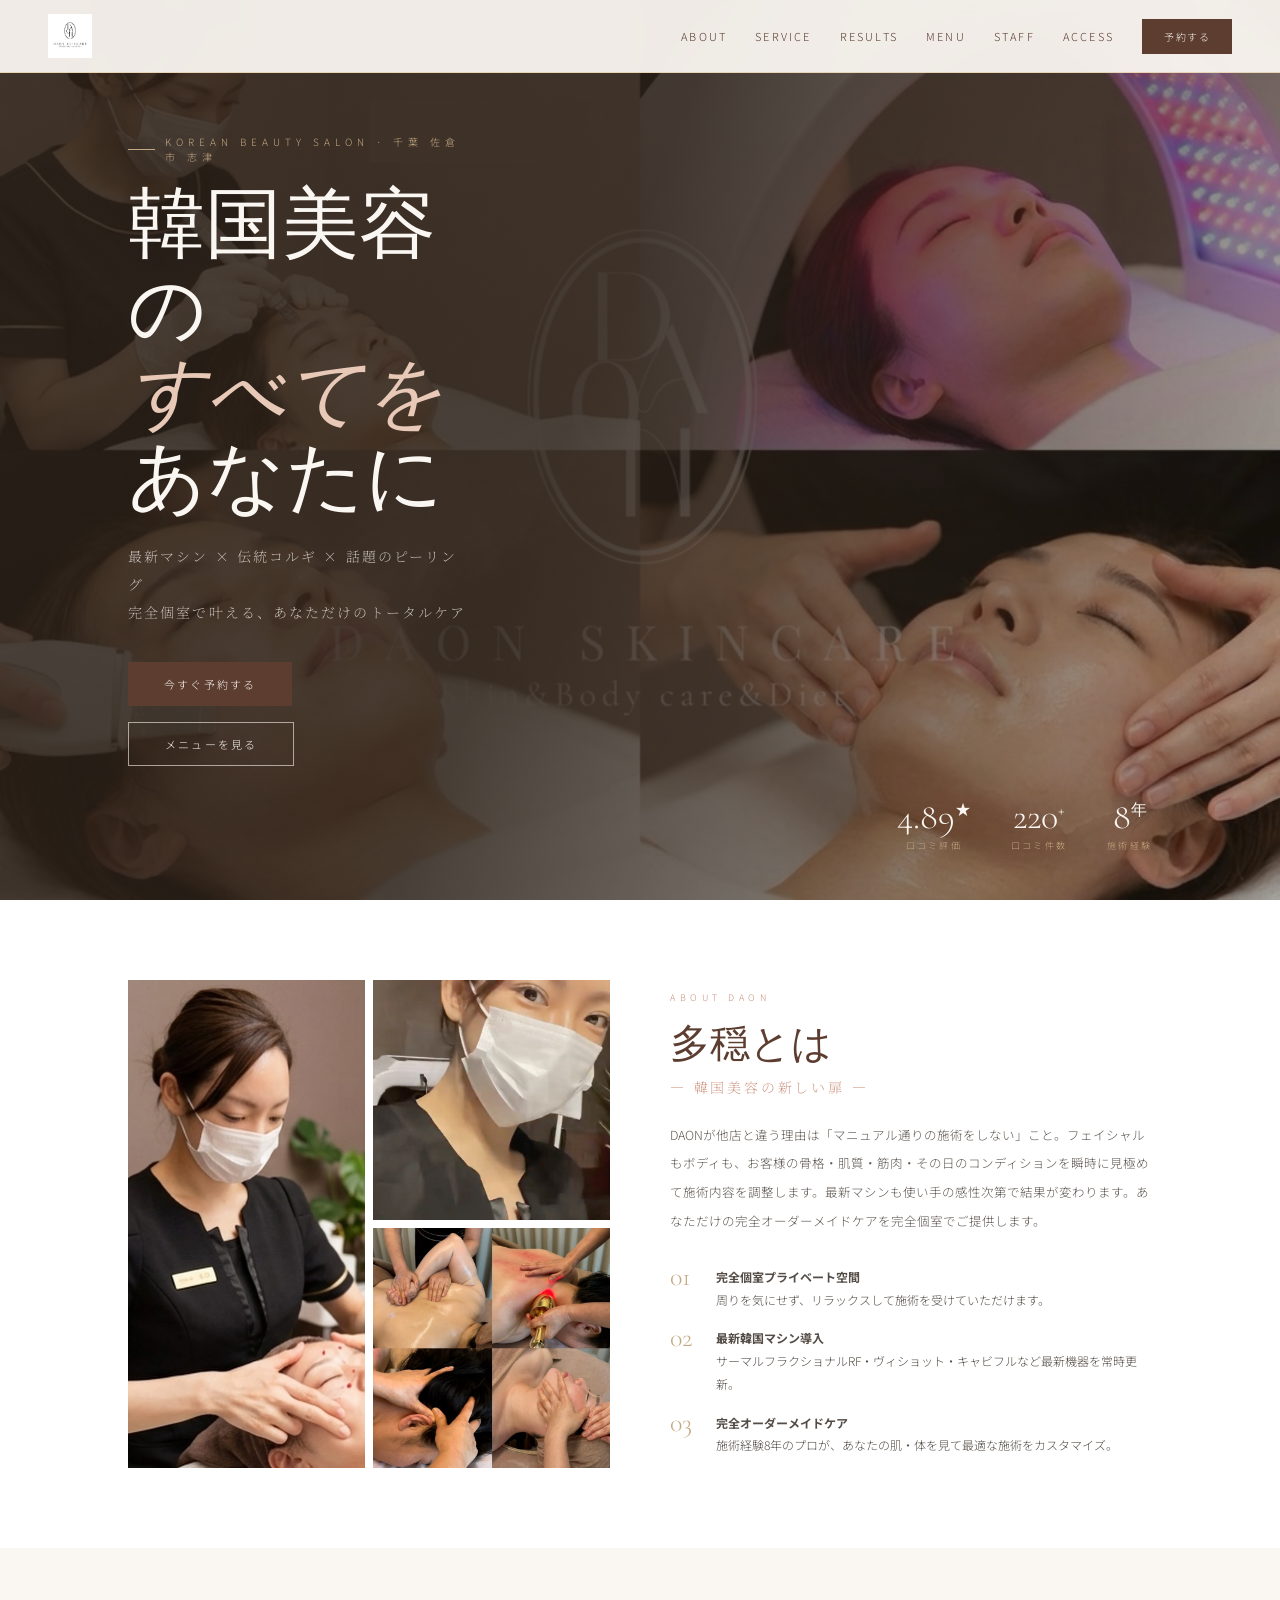
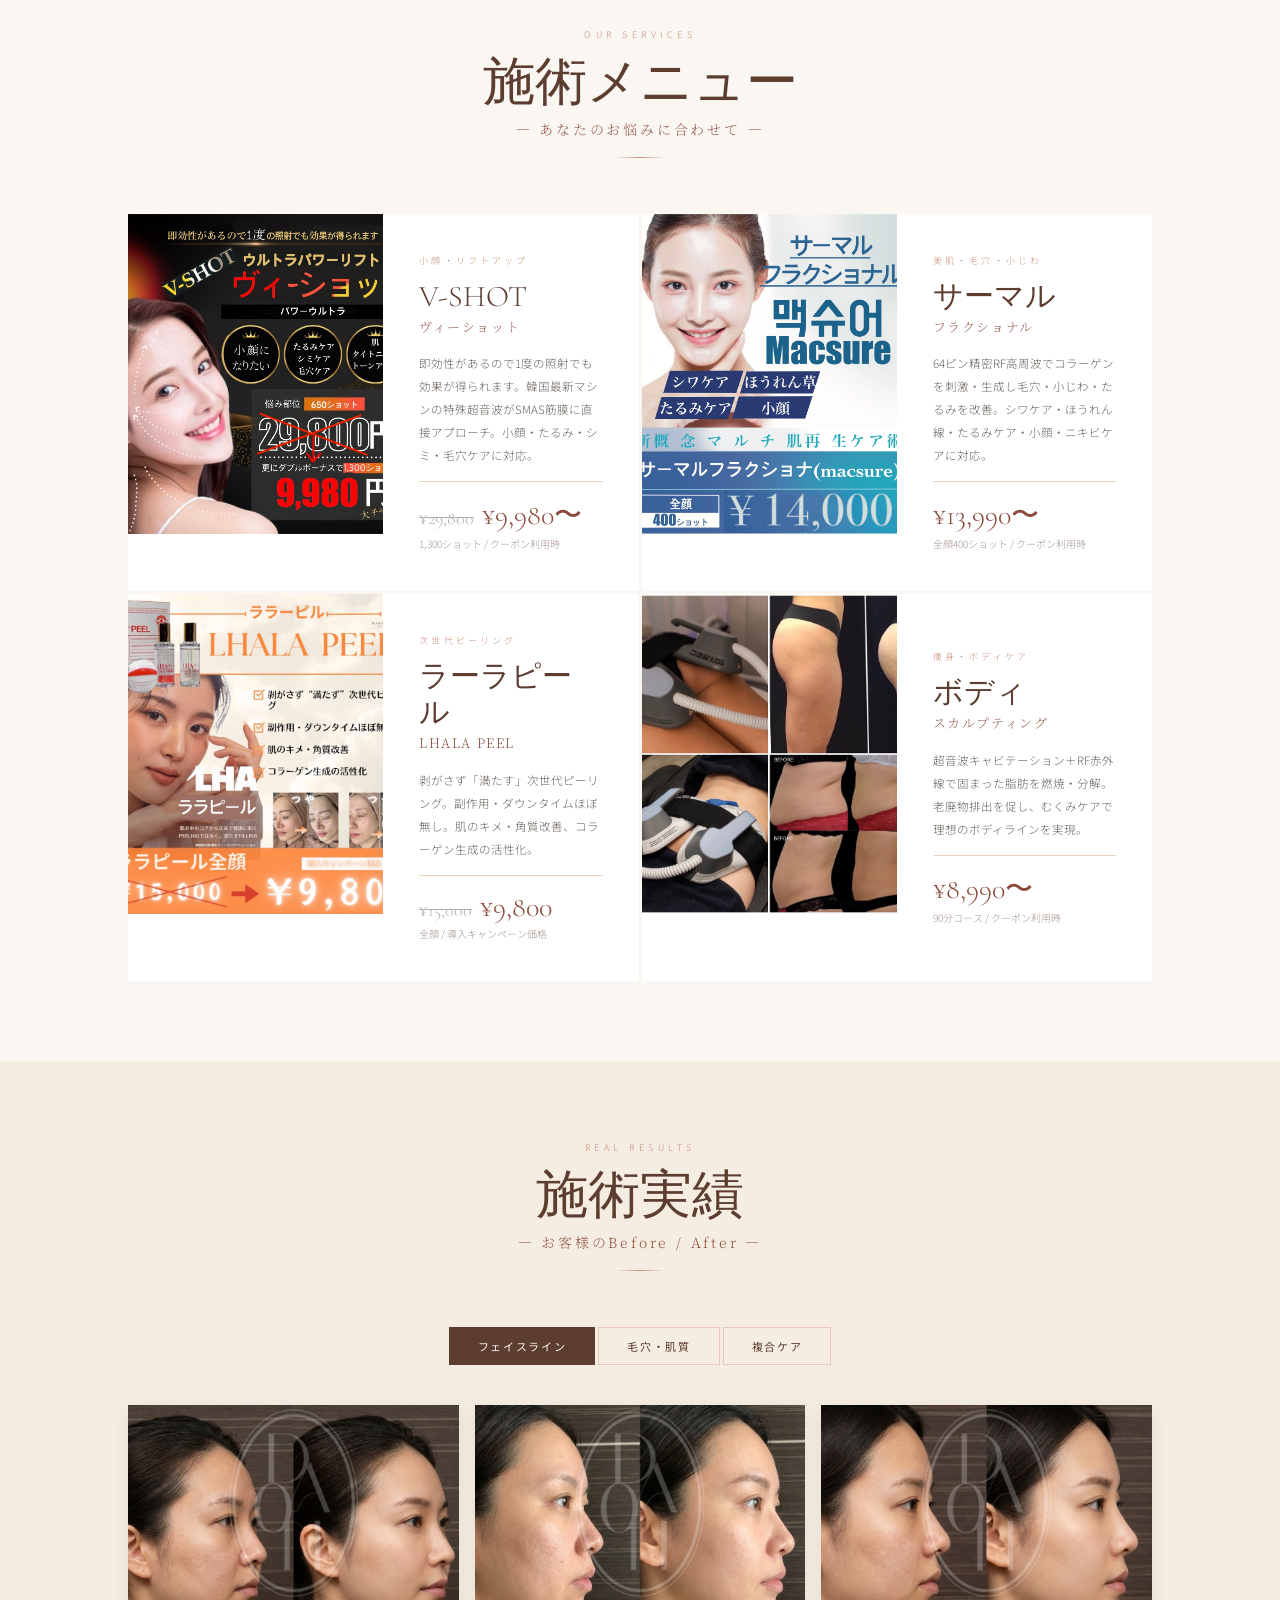
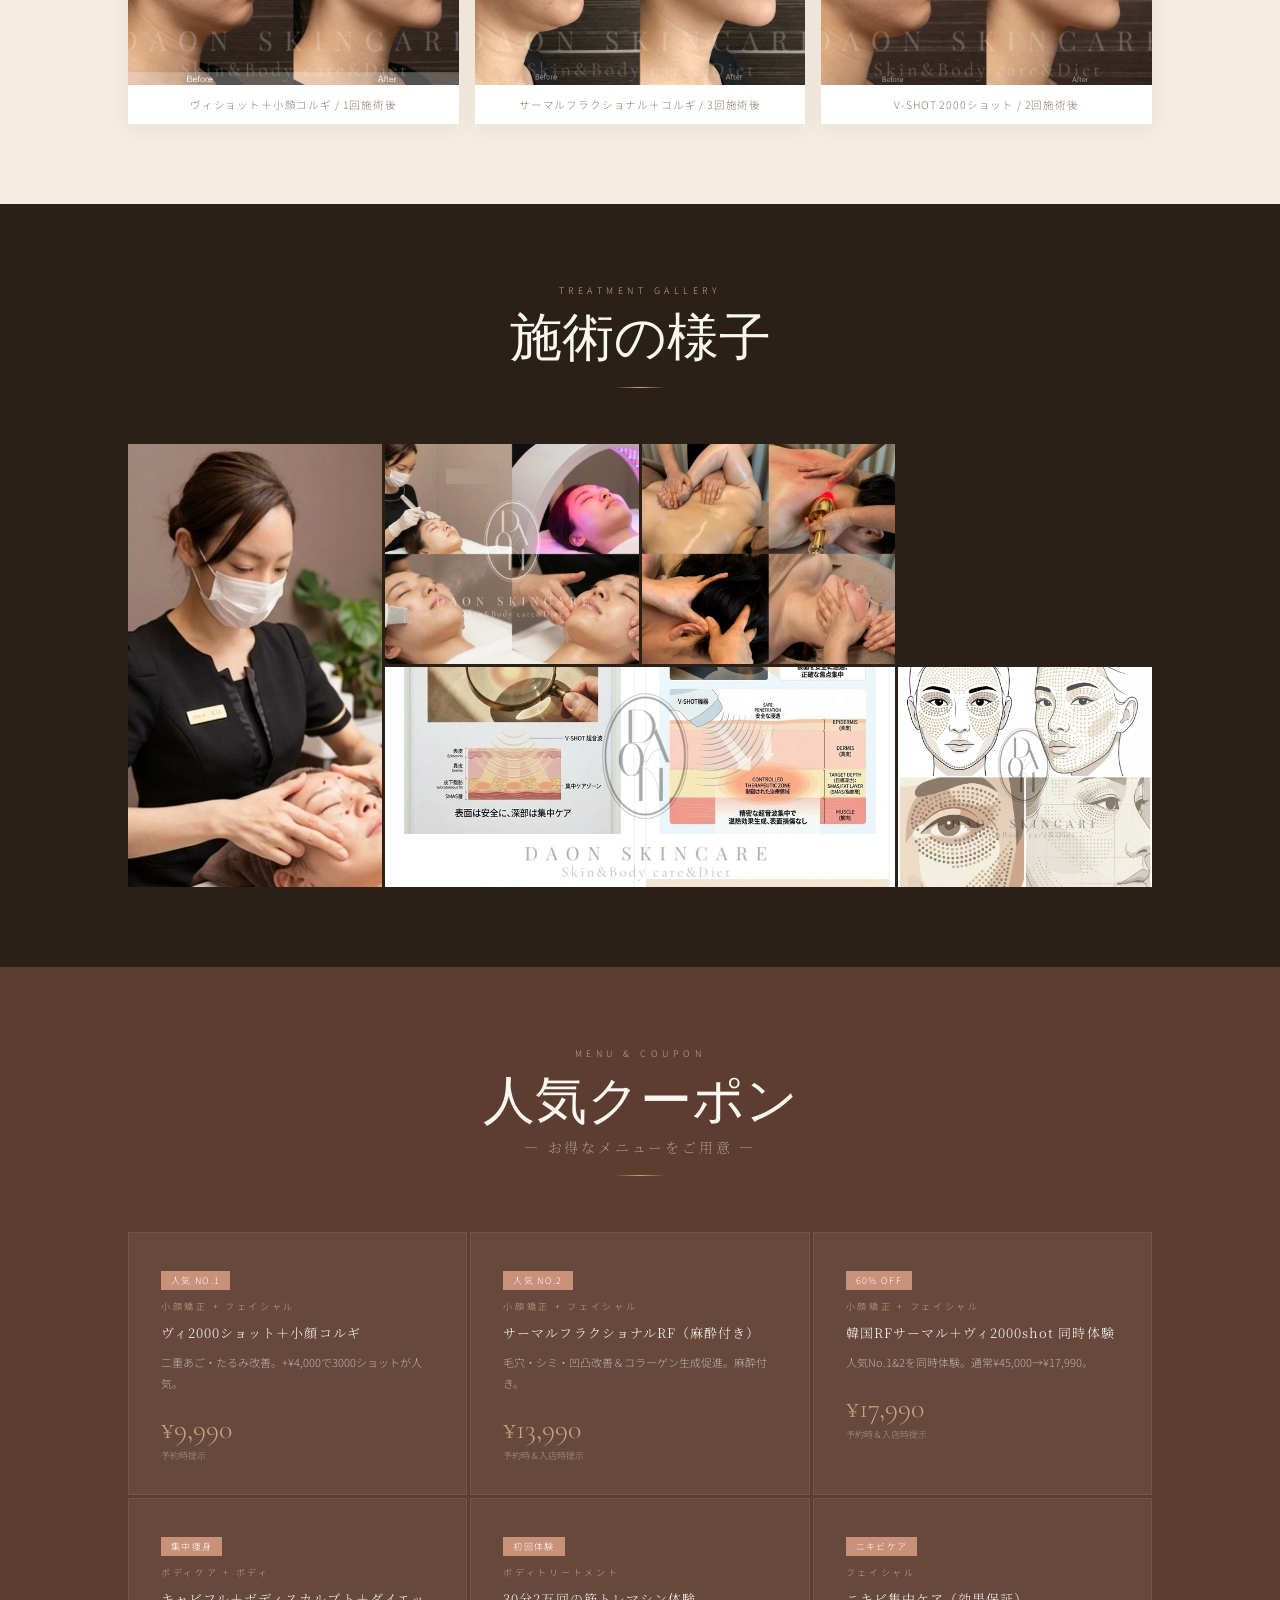
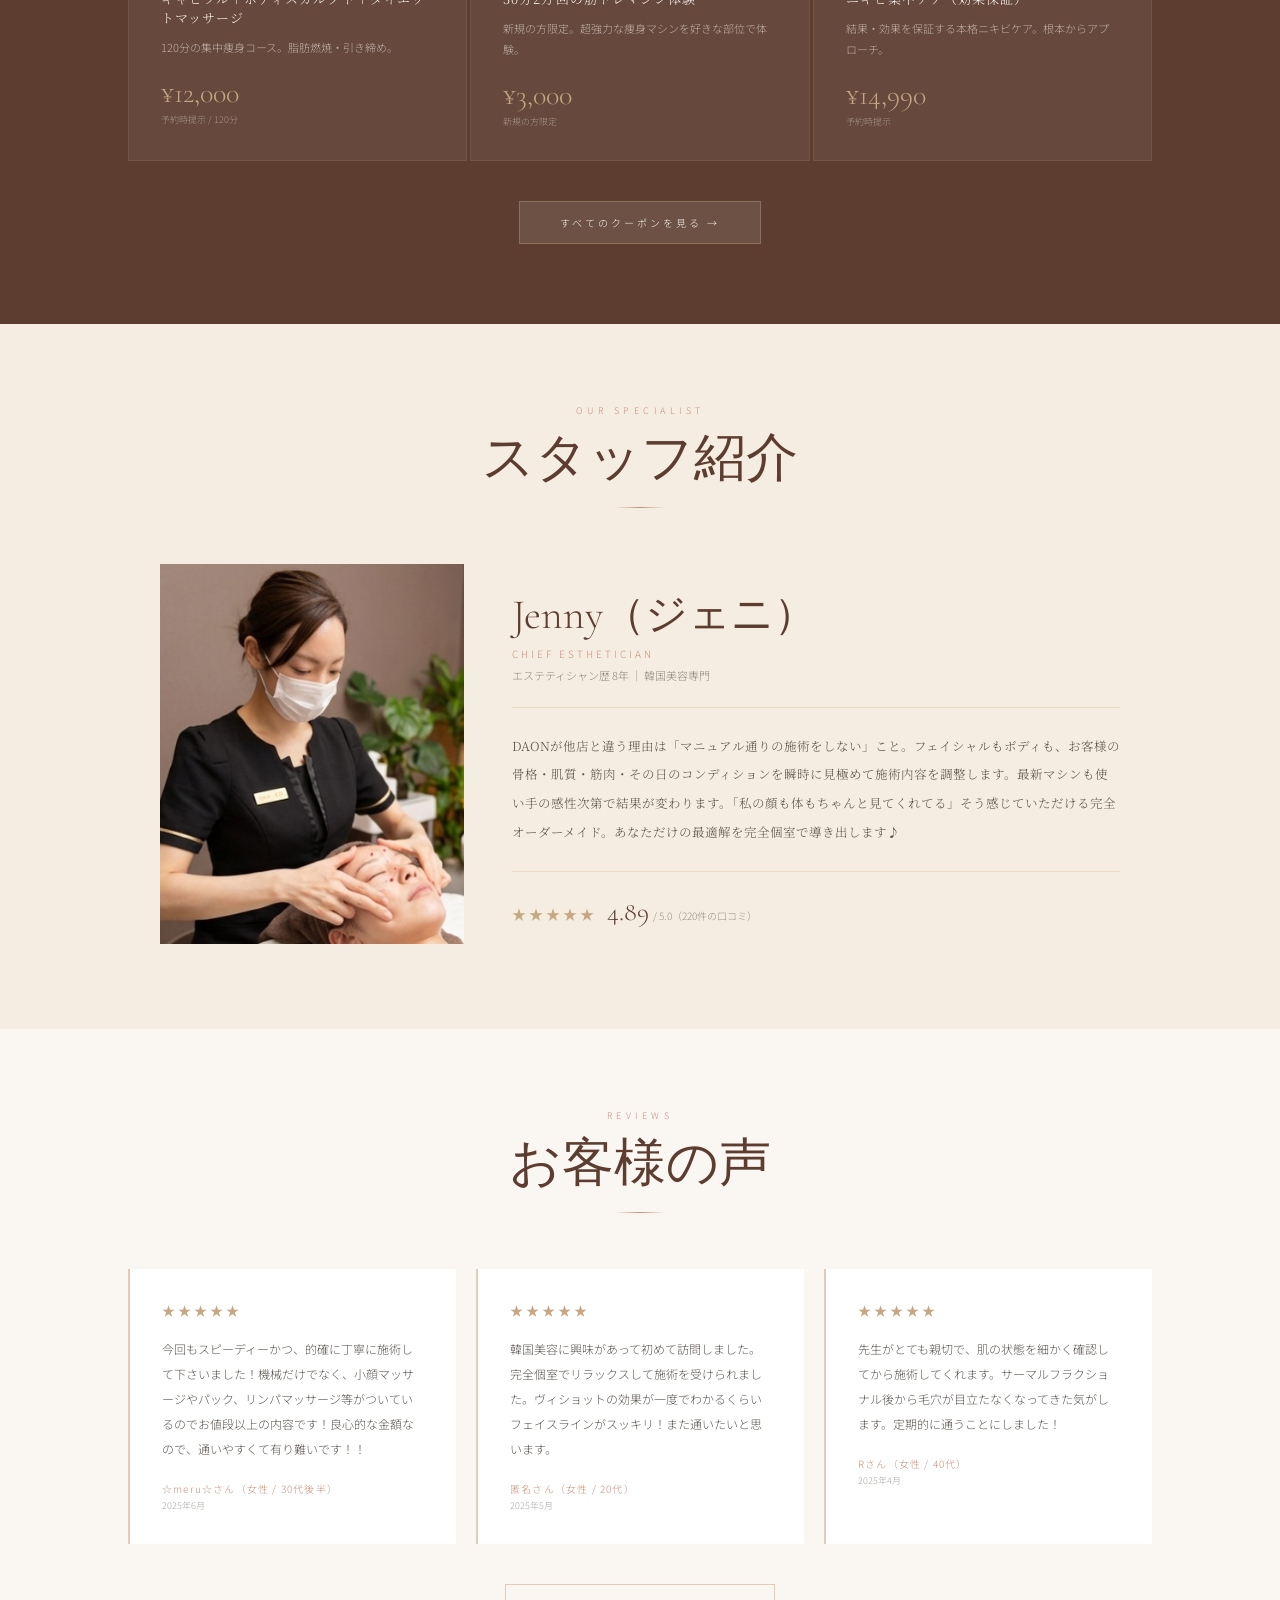
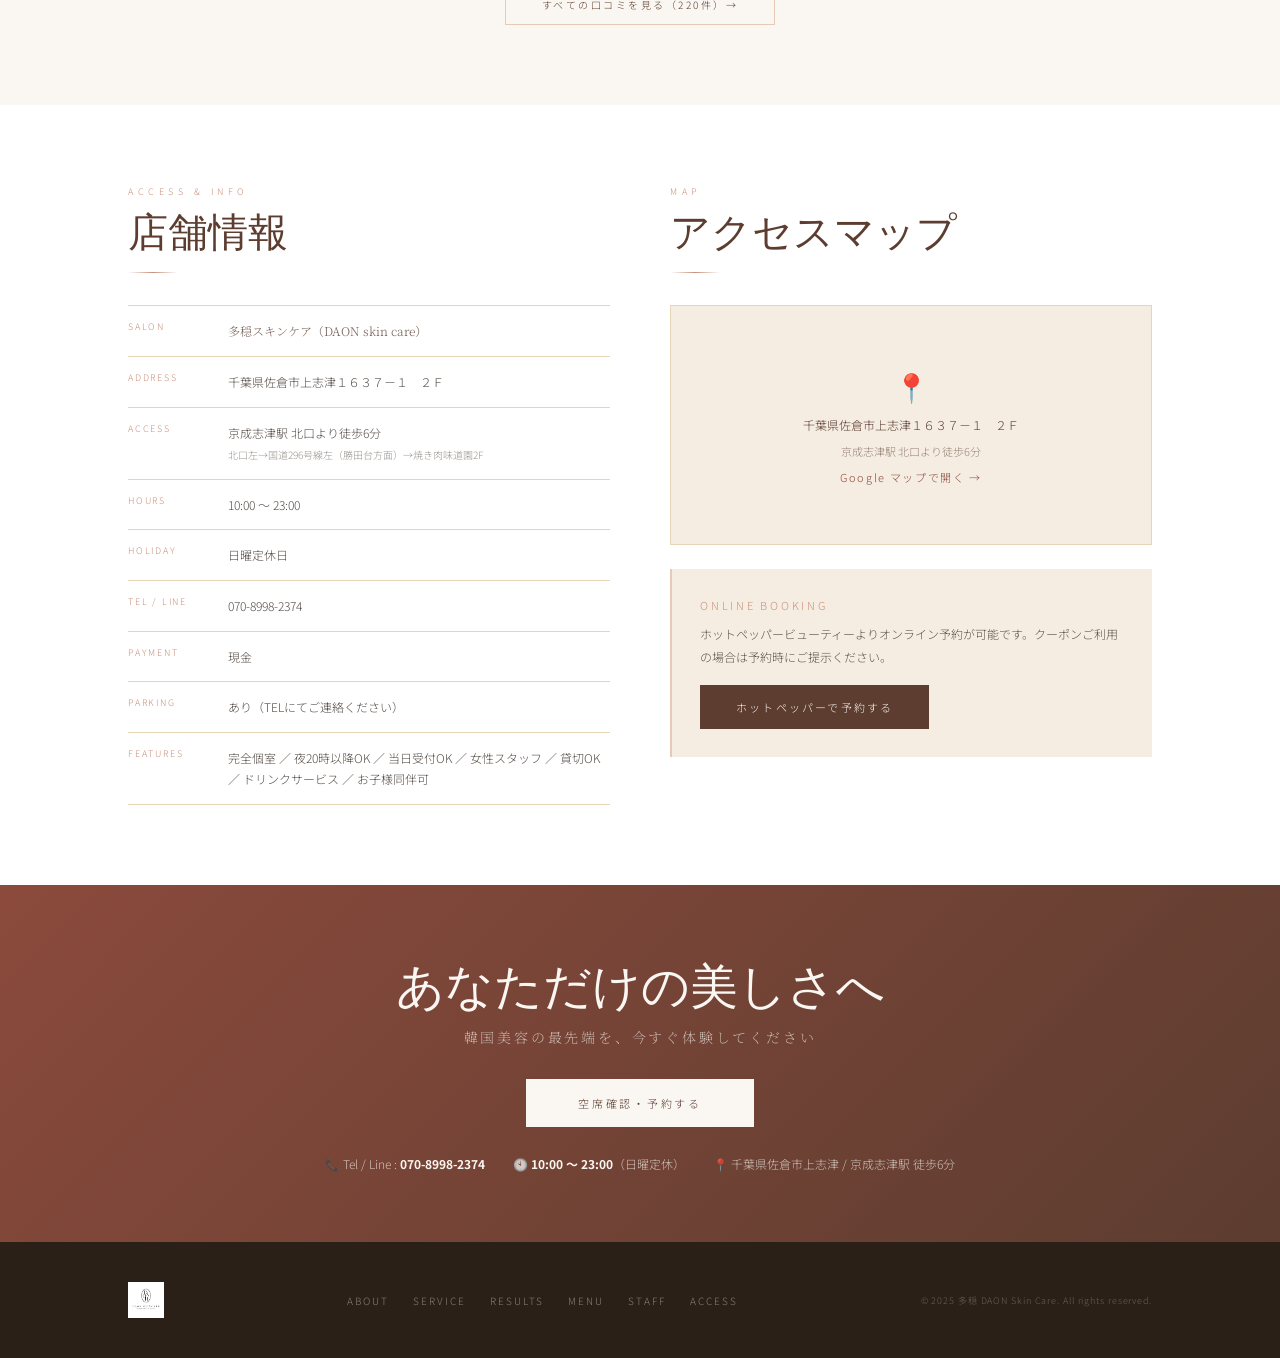
<file: index.html>
<!DOCTYPE html>
<html lang="ja">
<head>
<meta charset="UTF-8"/>
<meta name="viewport" content="width=device-width, initial-scale=1.0"/>
<title>多穏 DAON Skin Care | 韓国美容エステ | 千葉 佐倉市</title>
<link href="https://fonts.googleapis.com/css2?family=Cormorant+Garamond:ital,wght@0,300;0,400;1,300;1,400&family=Noto+Sans+JP:wght@300;400&family=Noto+Serif+JP:wght@200;300;400&display=swap" rel="stylesheet"/>
<link rel="stylesheet" href="style.css"/>
</head>
<body>

<header id="hdr">
  <img src="images/img_01_60c8acf0b5.jpg" alt="DAON SKINCARE" class="logo-img"/>
  <nav>
    <a href="#about">About</a>
    <a href="#services">Service</a>
    <a href="#results">Results</a>
    <a href="#menu">Menu</a>
    <a href="#staff">Staff</a>
    <a href="#access">Access</a>
    <a href="https://beauty.hotpepper.jp/CSP/kr/reserve/?storeId=H000288169" target="_blank" class="nav-reserve">予約する</a>
  </nav>
  <div class="ham" onclick="document.getElementById('mob-nav').style.display=document.getElementById('mob-nav').style.display==='block'?'none':'block'">
    <span></span><span></span><span></span>
  </div>
</header>

<div id="mob-nav">
  <a href="#about" onclick="this.parentNode.style.display='none'">About</a>
  <a href="#services" onclick="this.parentNode.style.display='none'">Service</a>
  <a href="#results" onclick="this.parentNode.style.display='none'">Results</a>
  <a href="#menu" onclick="this.parentNode.style.display='none'">Menu</a>
  <a href="#staff" onclick="this.parentNode.style.display='none'">Staff</a>
  <a href="#access" onclick="this.parentNode.style.display='none'">Access</a>
  <a href="https://beauty.hotpepper.jp/CSP/kr/reserve/?storeId=H000288169" target="_blank">予約する</a>
</div>

<!-- HERO -->
<section class="hero">
  <div class="hero-bg">
    <img src="images/img_02_42182908e1.jpg" alt="DAON施術"/>
    <div class="hero-overlay"></div>
  </div>
  <div class="hero-content">
    <div class="hero-label">Korean Beauty Salon · 千葉 佐倉市 志津</div>
    <h1 class="hero-title">韓国美容の<br><em>すべてを</em><br>あなたに</h1>
    <p class="hero-sub">最新マシン × 伝統コルギ × 話題のピーリング<br>完全個室で叶える、あなただけのトータルケア</p>
    <div class="hero-btns">
      <a href="https://beauty.hotpepper.jp/CSP/kr/reserve/?storeId=H000288169" target="_blank" class="btn-p">今すぐ予約する</a>
      <a href="#services" class="btn-o">メニューを見る</a>
    </div>
  </div>
  <div class="hero-stats">
    <div class="stat"><div class="stat-n">4.89<sup>★</sup></div><span class="stat-l">口コミ評価</span></div>
    <div class="stat"><div class="stat-n">220<sup>+</sup></div><span class="stat-l">口コミ件数</span></div>
    <div class="stat"><div class="stat-n">8<sup>年</sup></div><span class="stat-l">施術経験</span></div>
  </div>
</section>

<!-- ABOUT -->
<section class="about fi" id="about">
  <div class="about-inner">
    <div class="about-imgs">
      <img src="images/img_03_1a2897f235.jpg" alt="施術" class="tall" style="height:488px;"/>
      <img src="images/img_04_82ff50facf.jpg" alt="Jenny" style="height:240px;object-position:top;"/>
      <img src="images/img_05_1bedb64acf.jpg" alt="マッサージ" style="height:240px;"/>
    </div>
    <div class="about-text">
      <span class="sec-tag">About DAON</span>
      <h2 class="about-h">多穏とは</h2>
      <span class="about-jp">— 韓国美容の新しい扉 —</span>
      <p class="about-p">DAONが他店と違う理由は「マニュアル通りの施術をしない」こと。フェイシャルもボディも、お客様の骨格・肌質・筋肉・その日のコンディションを瞬時に見極めて施術内容を調整します。最新マシンも使い手の感性次第で結果が変わります。あなただけの完全オーダーメイドケアを完全個室でご提供します。</p>
      <div class="points">
        <div class="point"><span class="point-n">01</span><p class="point-t"><strong>完全個室プライベート空間</strong><br>周りを気にせず、リラックスして施術を受けていただけます。</p></div>
        <div class="point"><span class="point-n">02</span><p class="point-t"><strong>最新韓国マシン導入</strong><br>サーマルフラクショナルRF・ヴィショット・キャビフルなど最新機器を常時更新。</p></div>
        <div class="point"><span class="point-n">03</span><p class="point-t"><strong>完全オーダーメイドケア</strong><br>施術経験8年のプロが、あなたの肌・体を見て最適な施術をカスタマイズ。</p></div>
      </div>
    </div>
  </div>
</section>

<!-- SERVICES 2x2 -->
<section class="services" id="services">
  <div class="sec-head fi">
    <span class="sec-tag">Our Services</span>
    <h2 class="sec-title">施術メニュー</h2>
    <span class="sec-title-jp">— あなたのお悩みに合わせて —</span>
    <div class="sec-line"></div>
  </div>
  <div class="svc-grid">
    <div class="svc-card fi">
      <div class="svc-img"><img src="images/img_06_b2be25629d.jpg" alt="V-SHOT"/></div>
      <div class="svc-body">
        <span class="svc-tag">小顔・リフトアップ</span>
        <h3 class="svc-title">V-SHOT<span>ヴィーショット</span></h3>
        <p class="svc-desc">即効性があるので1度の照射でも効果が得られます。韓国最新マシンの特殊超音波がSMAS筋膜に直接アプローチ。小顔・たるみ・シミ・毛穴ケアに対応。</p>
        <div class="svc-price"><span class="price-old">¥29,800</span><span class="price-new">¥9,980〜</span><span class="price-note">1,300ショット / クーポン利用時</span></div>
      </div>
    </div>
    <div class="svc-card fi">
      <div class="svc-img"><img src="images/img_07_4a203b5c90.jpg" alt="サーマル"/></div>
      <div class="svc-body">
        <span class="svc-tag">美肌・毛穴・小じわ</span>
        <h3 class="svc-title">サーマル<span>フラクショナル</span></h3>
        <p class="svc-desc">64ピン精密RF高周波でコラーゲンを刺激・生成し毛穴・小じわ・たるみを改善。シワケア・ほうれん線・たるみケア・小顔・ニキビケアに対応。</p>
        <div class="svc-price"><span class="price-new">¥13,990〜</span><span class="price-note">全顔400ショット / クーポン利用時</span></div>
      </div>
    </div>
    <div class="svc-card fi">
      <div class="svc-img"><img src="images/img_08_e01b7efa31.jpg" alt="ラーラピール"/></div>
      <div class="svc-body">
        <span class="svc-tag">次世代ピーリング</span>
        <h3 class="svc-title">ラーラピール<span>LHALA PEEL</span></h3>
        <p class="svc-desc">剥がさず「満たす」次世代ピーリング。副作用・ダウンタイムほぼ無し。肌のキメ・角質改善、コラーゲン生成の活性化。</p>
        <div class="svc-price"><span class="price-old">¥15,000</span><span class="price-new">¥9,800</span><span class="price-note">全顔 / 導入キャンペーン価格</span></div>
      </div>
    </div>
    <div class="svc-card fi">
      <div class="svc-img"><img src="images/img_09_9929b597dc.jpg" alt="ボディ"/></div>
      <div class="svc-body">
        <span class="svc-tag">痩身・ボディケア</span>
        <h3 class="svc-title">ボディ<span>スカルプティング</span></h3>
        <p class="svc-desc">超音波キャビテーション＋RF赤外線で固まった脂肪を燃焼・分解。老廃物排出を促し、むくみケアで理想のボディラインを実現。</p>
        <div class="svc-price"><span class="price-new">¥8,990〜</span><span class="price-note">90分コース / クーポン利用時</span></div>
      </div>
    </div>
  </div>
</section>

<!-- RESULTS -->
<section class="results fi" id="results">
  <div class="sec-head">
    <span class="sec-tag">Real Results</span>
    <h2 class="sec-title">施術実績</h2>
    <span class="sec-title-jp">— お客様のBefore / After —</span>
    <div class="sec-line"></div>
  </div>
  <div class="tabs">
    <button class="tab-btn active" onclick="showTab('face',this)">フェイスライン</button>
    <button class="tab-btn" onclick="showTab('pore',this)">毛穴・肌質</button>
    <button class="tab-btn" onclick="showTab('multi',this)">複合ケア</button>
  </div>
  <div id="tab-face" class="tab-content active">
    <div class="ba-grid">
      <div class="ba-card"><img src="images/img_10_b93cbe5b22.jpg" alt="BA"/><p class="ba-cap">ヴィショット＋小顔コルギ / 1回施術後</p></div>
      <div class="ba-card"><img src="images/img_11_cecdca7094.jpg" alt="BA"/><p class="ba-cap">サーマルフラクショナル＋コルギ / 3回施術後</p></div>
      <div class="ba-card"><img src="images/img_12_aca5bd7173.jpg" alt="BA"/><p class="ba-cap">V-SHOT 2000ショット / 2回施術後</p></div>
    </div>
  </div>
  <div id="tab-pore" class="tab-content">
    <div class="ba-grid">
      <div class="ba-card"><img src="images/img_13_fa8156bd74.jpg" alt="BA"/><p class="ba-cap">サーマルフラクショナル / 毛穴・肌質改善</p></div>
      <div class="ba-card"><img src="images/img_14_b120a6c852.jpg" alt="BA"/><p class="ba-cap">ラーラピール＋サーマル / シミ・毛穴改善</p></div>
      <div class="ba-card"><img src="images/img_15_a8e67a8c35.jpg" alt="BA"/><p class="ba-cap">サーマルフラクショナル / 透明感UP</p></div>
    </div>
  </div>
  <div id="tab-multi" class="tab-content">
    <div class="ba-grid">
      <div class="ba-card"><img src="images/img_16_674a2d223b.jpg" alt="BA"/><p class="ba-cap">毛穴・シワ・ニキビ・ほうれん線 複合ケア</p></div>
      <div class="ba-card"><img src="images/img_17_81a3845aed.jpg" alt="BA"/><p class="ba-cap">サーマルフラクショナル / 毛穴・肌キメ改善</p></div>
      <div class="ba-card"><img src="images/img_18_620faf72eb.jpg" alt="機器"/><p class="ba-cap">サーマルフラクショナル 64ピン精密RF高周波の原理</p></div>
    </div>
  </div>
</section>

<!-- GALLERY -->
<section class="gallery fi">
  <div class="sec-head">
    <span class="sec-tag">Treatment Gallery</span>
    <h2 class="sec-title">施術の様子</h2>
    <div class="sec-line"></div>
  </div>
  <div class="gal-grid">
    <div class="gal-item tall"><img src="images/img_03_1a2897f235.jpg" alt=""/><div class="gal-overlay"><span>Facial Care</span></div></div>
    <div class="gal-item"><img src="images/img_02_42182908e1.jpg" alt=""/><div class="gal-overlay"><span>Machine Treatment</span></div></div>
    <div class="gal-item"><img src="images/img_05_1bedb64acf.jpg" alt=""/><div class="gal-overlay"><span>Hand Massage</span></div></div>
    <div class="gal-item wide"><img src="images/img_19_b1e1b00a75.jpg" alt=""/><div class="gal-overlay"><span>V-SHOT Mechanism</span></div></div>
    <div class="gal-item"><img src="images/img_20_d30c142f17.jpg" alt=""/><div class="gal-overlay"><span>Treatment Area</span></div></div>
  </div>
</section>

<!-- MENU -->
<section class="menu-sec fi" id="menu">
  <div class="sec-head">
    <span class="sec-tag">Menu & Coupon</span>
    <h2 class="sec-title">人気クーポン</h2>
    <span class="sec-title-jp">— お得なメニューをご用意 —</span>
    <div class="sec-line"></div>
  </div>
  <div class="menu-grid">
    <div class="menu-card"><span class="m-badge">人気 No.1</span><span class="m-tag">小顔矯正 + フェイシャル</span><h3 class="m-name">ヴィ2000ショット＋小顔コルギ</h3><p class="m-desc">二重あご・たるみ改善。+¥4,000で3000ショットが人気。</p><div class="m-price">¥9,990</div><span class="m-note">予約時提示</span></div>
    <div class="menu-card"><span class="m-badge">人気 No.2</span><span class="m-tag">小顔矯正 + フェイシャル</span><h3 class="m-name">サーマルフラクショナルRF（麻酔付き）</h3><p class="m-desc">毛穴・シミ・凹凸改善＆コラーゲン生成促進。麻酔付き。</p><div class="m-price">¥13,990</div><span class="m-note">予約時＆入店時提示</span></div>
    <div class="menu-card"><span class="m-badge">60% OFF</span><span class="m-tag">小顔矯正 + フェイシャル</span><h3 class="m-name">韓国RFサーマル＋ヴィ2000shot 同時体験</h3><p class="m-desc">人気No.1&2を同時体験。通常¥45,000→¥17,990。</p><div class="m-price">¥17,990</div><span class="m-note">予約時＆入店時提示</span></div>
    <div class="menu-card"><span class="m-badge">集中痩身</span><span class="m-tag">ボディケア + ボディ</span><h3 class="m-name">キャビフル＋ボディスカルプト＋ダイエットマッサージ</h3><p class="m-desc">120分の集中痩身コース。脂肪燃焼・引き締め。</p><div class="m-price">¥12,000</div><span class="m-note">予約時提示 / 120分</span></div>
    <div class="menu-card"><span class="m-badge">初回体験</span><span class="m-tag">ボディトリートメント</span><h3 class="m-name">30分2万回の筋トレマシン体験</h3><p class="m-desc">新規の方限定。超強力な痩身マシンを好きな部位で体験。</p><div class="m-price">¥3,000</div><span class="m-note">新規の方限定</span></div>
    <div class="menu-card"><span class="m-badge">ニキビケア</span><span class="m-tag">フェイシャル</span><h3 class="m-name">ニキビ集中ケア（効果保証）</h3><p class="m-desc">結果・効果を保証する本格ニキビケア。根本からアプローチ。</p><div class="m-price">¥14,990</div><span class="m-note">予約時提示</span></div>
  </div>
  <div style="text-align:center;margin-top:40px;"><a href="https://beauty.hotpepper.jp/kr/slnH000288169/coupon/" target="_blank" style="display:inline-block;padding:13px 40px;background:rgba(255,255,255,0.1);color:var(--cream);text-decoration:none;font-size:10px;letter-spacing:0.3em;text-transform:uppercase;border:1px solid rgba(196,168,130,0.35);">すべてのクーポンを見る →</a></div>
</section>

<!-- STAFF -->
<section class="staff fi" id="staff">
  <div class="sec-head">
    <span class="sec-tag">Our Specialist</span>
    <h2 class="sec-title">スタッフ紹介</h2>
    <div class="sec-line"></div>
  </div>
  <div class="staff-inner">
    <div class="staff-photo"><img src="images/img_03_1a2897f235.jpg" alt="Jenny"/></div>
    <div class="staff-info">
      <h3 class="staff-name">Jenny（ジェニ）</h3>
      <div class="staff-role">Chief Esthetician</div>
      <div class="staff-yr">エステティシャン歴 8年 ｜ 韓国美容専門</div>
      <p class="staff-msg">DAONが他店と違う理由は「マニュアル通りの施術をしない」こと。フェイシャルもボディも、お客様の骨格・肌質・筋肉・その日のコンディションを瞬時に見極めて施術内容を調整します。最新マシンも使い手の感性次第で結果が変わります。「私の顔も体もちゃんと見てくれてる」そう感じていただける完全オーダーメイド。あなただけの最適解を完全個室で導き出します♪</p>
      <span class="staff-stars">★★★★★</span><span class="staff-rating-n">4.89</span> <span class="staff-rating-c">/ 5.0（220件の口コミ）</span>
    </div>
  </div>
</section>

<!-- REVIEWS -->
<section class="reviews fi" id="review">
  <div class="sec-head">
    <span class="sec-tag">Reviews</span>
    <h2 class="sec-title">お客様の声</h2>
    <div class="sec-line"></div>
  </div>
  <div class="rev-grid">
    <div class="rev-card"><div class="rev-stars">★★★★★</div><p class="rev-text">今回もスピーディーかつ、的確に丁寧に施術して下さいました！機械だけでなく、小顔マッサージやパック、リンパマッサージ等がついているのでお値段以上の内容です！良心的な金額なので、通いやすくて有り難いです！！</p><div class="rev-author">☆meru☆さん（女性 / 30代後半）</div><div class="rev-date">2025年6月</div></div>
    <div class="rev-card"><div class="rev-stars">★★★★★</div><p class="rev-text">韓国美容に興味があって初めて訪問しました。完全個室でリラックスして施術を受けられました。ヴィショットの効果が一度でわかるくらいフェイスラインがスッキリ！また通いたいと思います。</p><div class="rev-author">匿名さん（女性 / 20代）</div><div class="rev-date">2025年5月</div></div>
    <div class="rev-card"><div class="rev-stars">★★★★★</div><p class="rev-text">先生がとても親切で、肌の状態を細かく確認してから施術してくれます。サーマルフラクショナル後から毛穴が目立たなくなってきた気がします。定期的に通うことにしました！</p><div class="rev-author">Rさん（女性 / 40代）</div><div class="rev-date">2025年4月</div></div>
  </div>
  <div style="text-align:center;margin-top:40px;"><a href="https://beauty.hotpepper.jp/kr/slnH000288169/review/" target="_blank" style="display:inline-block;padding:12px 36px;border:1px solid var(--blush);color:var(--mocha);text-decoration:none;font-size:10px;letter-spacing:0.25em;text-transform:uppercase;">すべての口コミを見る（220件）→</a></div>
</section>

<!-- ACCESS -->
<section class="access fi" id="access">
  <div class="access-inner">
    <div>
      <span class="sec-tag">Access & Info</span>
      <h2 class="sec-title" style="font-size:clamp(24px,3.5vw,40px);">店舗情報</h2>
      <div class="sec-line" style="margin:16px 0 0;"></div>
      <table class="info-table">
        <tr><td>Salon</td><td><strong style="font-family:'Noto Serif JP',serif;font-weight:300;color:var(--mocha);">多穏スキンケア（DAON skin care）</strong></td></tr>
        <tr><td>Address</td><td>千葉県佐倉市上志津１６３７－１　２Ｆ</td></tr>
        <tr><td>Access</td><td>京成志津駅 北口より徒歩6分<br><small style="opacity:0.6;font-size:10px;">北口左→国道296号線左（勝田台方面）→焼き肉味道園2F</small></td></tr>
        <tr><td>Hours</td><td>10:00 〜 23:00</td></tr>
        <tr><td>Holiday</td><td>日曜定休日</td></tr>
        <tr><td>Tel / Line</td><td>070-8998-2374</td></tr>
        <tr><td>Payment</td><td>現金</td></tr>
        <tr><td>Parking</td><td>あり（TELにてご連絡ください）</td></tr>
        <tr><td>Features</td><td>完全個室 ／ 夜20時以降OK ／ 当日受付OK ／ 女性スタッフ ／ 貸切OK ／ ドリンクサービス ／ お子様同伴可</td></tr>
      </table>
    </div>
    <div>
      <span class="sec-tag">Map</span>
      <h2 class="sec-title" style="font-size:clamp(24px,3.5vw,40px);">アクセスマップ</h2>
      <div class="sec-line" style="margin:16px 0 0;"></div>
      <div class="map-box" onclick="window.open('https://maps.google.com/?q=千葉県佐倉市上志津1637-1','_blank')">
        <span style="font-size:28px;">📍</span>
        <p>千葉県佐倉市上志津１６３７－１　２Ｆ</p>
        <p style="font-size:11px;opacity:0.6;">京成志津駅 北口より徒歩6分</p>
        <a href="https://maps.google.com/?q=千葉県佐倉市上志津1637-1" target="_blank">Google マップで開く →</a>
      </div>
      <div class="book-box">
        <p>Online Booking</p>
        <p>ホットペッパービューティーよりオンライン予約が可能です。クーポンご利用の場合は予約時にご提示ください。</p>
        <a href="https://beauty.hotpepper.jp/CSP/kr/reserve/?storeId=H000288169" target="_blank" class="btn-p" style="display:inline-block;">ホットペッパーで予約する</a>
      </div>
    </div>
  </div>
</section>

<!-- CTA -->
<section class="cta">
  <h2>あなただけの美しさへ</h2>
  <p>韓国美容の最先端を、今すぐ体験してください</p>
  <a href="https://beauty.hotpepper.jp/CSP/kr/reserve/?storeId=H000288169" target="_blank" class="btn-light">空席確認・予約する</a>
  <div class="cta-info">
    <div class="cta-item">📞 Tel / Line : <strong>070-8998-2374</strong></div>
    <div class="cta-item">🕙 <strong>10:00 〜 23:00</strong>（日曜定休）</div>
    <div class="cta-item">📍 千葉県佐倉市上志津 / 京成志津駅 徒歩6分</div>
  </div>
</section>

<!-- FOOTER -->
<footer>
  <img src="images/img_01_60c8acf0b5.jpg" alt="DAON" style="height:36px;"/>
  <div class="footer-links">
    <a href="#about">About</a><a href="#services">Service</a><a href="#results">Results</a>
    <a href="#menu">Menu</a><a href="#staff">Staff</a><a href="#access">Access</a>
  </div>
  <div class="footer-copy">© 2025 多穏 DAON Skin Care. All rights reserved.</div>
</footer>

<script>
// Smooth scroll
document.querySelectorAll('a[href^="#"]').forEach(a=>{
  a.addEventListener('click',e=>{
    e.preventDefault();
    const t=document.querySelector(a.getAttribute('href'));
    if(t) window.scrollTo({top:t.offsetTop-72,behavior:'smooth'});
  });
});
// Fade in
const obs=new IntersectionObserver((entries)=>{
  entries.forEach((e,i)=>{
    if(e.isIntersecting){setTimeout(()=>e.target.classList.add('vis'),i*60);obs.unobserve(e.target);}});
},{threshold:0.08});
document.querySelectorAll('.fi').forEach(el=>obs.observe(el));
// Tabs
function showTab(id,btn){
  document.querySelectorAll('.tab-content').forEach(el=>el.classList.remove('active'));
  document.querySelectorAll('.tab-btn').forEach(b=>b.classList.remove('active'));
  document.getElementById('tab-'+id).classList.add('active');
  btn.classList.add('active');
}
// Header shadow
window.addEventListener('scroll',()=>{
  document.getElementById('hdr').style.boxShadow=window.scrollY>50?'0 2px 20px rgba(92,61,48,0.1)':'none';
});
</script>
</body>
</html>
</file>
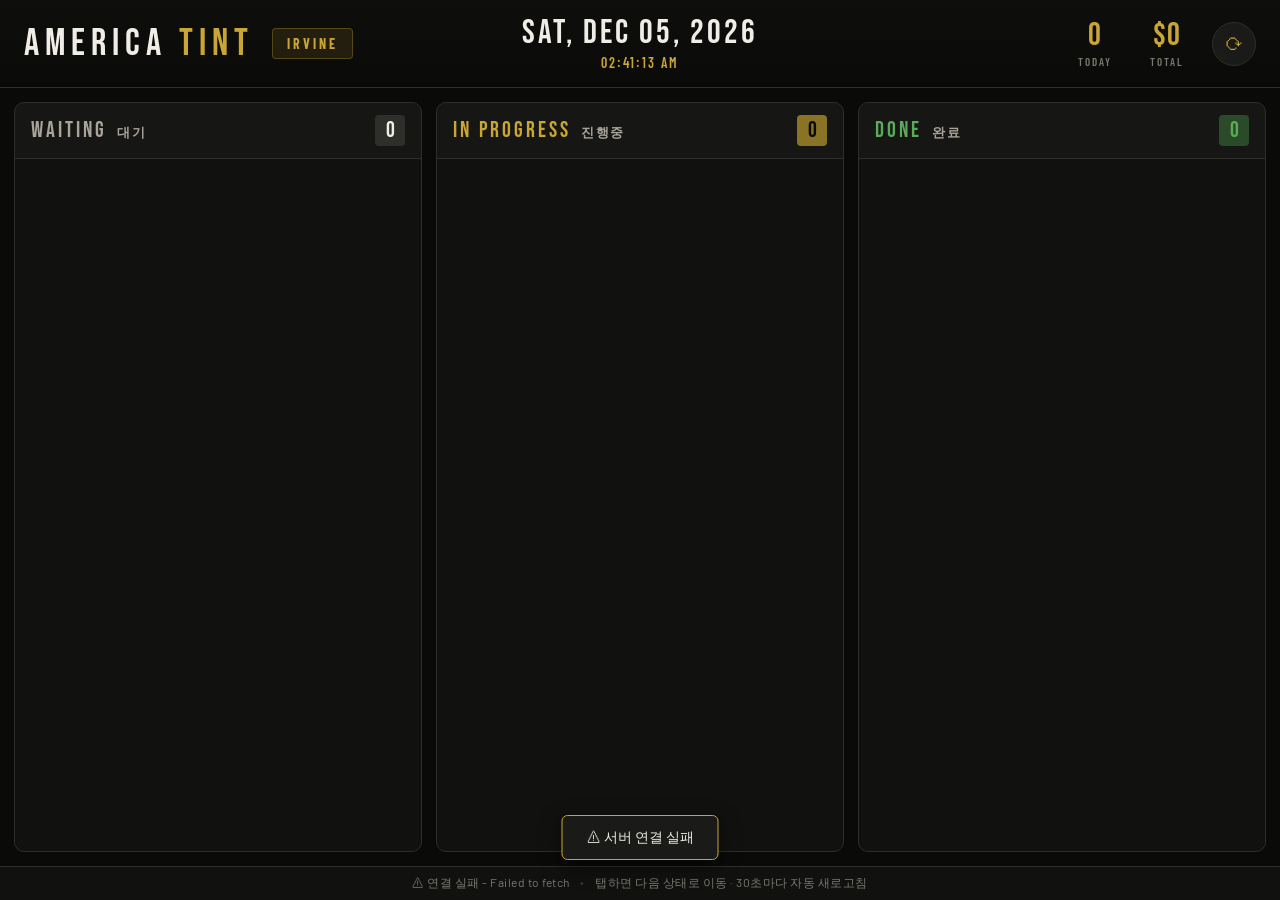
<file: dashboard-temp/index.html>
<!DOCTYPE html>
<html lang="ko">
<head>
<meta charset="UTF-8">
<meta name="viewport" content="width=device-width, initial-scale=1.0">
<title>America Tint – Shop Dashboard</title>
<link href="https://fonts.googleapis.com/css2?family=Bebas+Neue&family=Barlow:wght@400;500;600;700&family=Barlow+Condensed:wght@500;600;700&display=swap" rel="stylesheet">
<link rel="stylesheet" href="style.css">
</head>
<body>

<header class="dash-header">
  <div class="hdr-left">
    <div class="logo">AMERICA <span>TINT</span></div>
    <div class="shop-tag" id="shopTag">—</div>
  </div>
  <div class="hdr-center">
    <div class="date-big" id="dateBig"></div>
    <div class="clock" id="clock"></div>
  </div>
  <div class="hdr-right">
    <div class="stats-block">
      <div class="stats-num" id="statsCount">0</div>
      <div class="stats-lbl">TODAY</div>
    </div>
    <div class="stats-block">
      <div class="stats-num" id="statsTotal">$0</div>
      <div class="stats-lbl">TOTAL</div>
    </div>
    <button class="refresh-btn" id="refreshBtn" title="Refresh">⟳</button>
  </div>
</header>

<main class="kanban">

  <section class="col col-waiting">
    <header class="col-head">
      <span class="col-title">WAITING</span>
      <span class="col-sub">대기</span>
      <span class="col-count" id="countWaiting">0</span>
    </header>
    <div class="card-list" id="listWaiting"></div>
  </section>

  <section class="col col-progress">
    <header class="col-head">
      <span class="col-title">IN PROGRESS</span>
      <span class="col-sub">진행중</span>
      <span class="col-count" id="countProgress">0</span>
    </header>
    <div class="card-list" id="listProgress"></div>
  </section>

  <section class="col col-done">
    <header class="col-head">
      <span class="col-title">DONE</span>
      <span class="col-sub">완료</span>
      <span class="col-count" id="countDone">0</span>
    </header>
    <div class="card-list" id="listDone"></div>
  </section>

</main>

<div class="footer">
  <span id="lastUpdate">—</span>
  <span class="footer-sep">•</span>
  <span>탭하면 다음 상태로 이동 · 30초마다 자동 새로고침</span>
</div>

<div id="toast" class="toast" hidden></div>

<script src="app.js"></script>
</body>
</html>
</file>
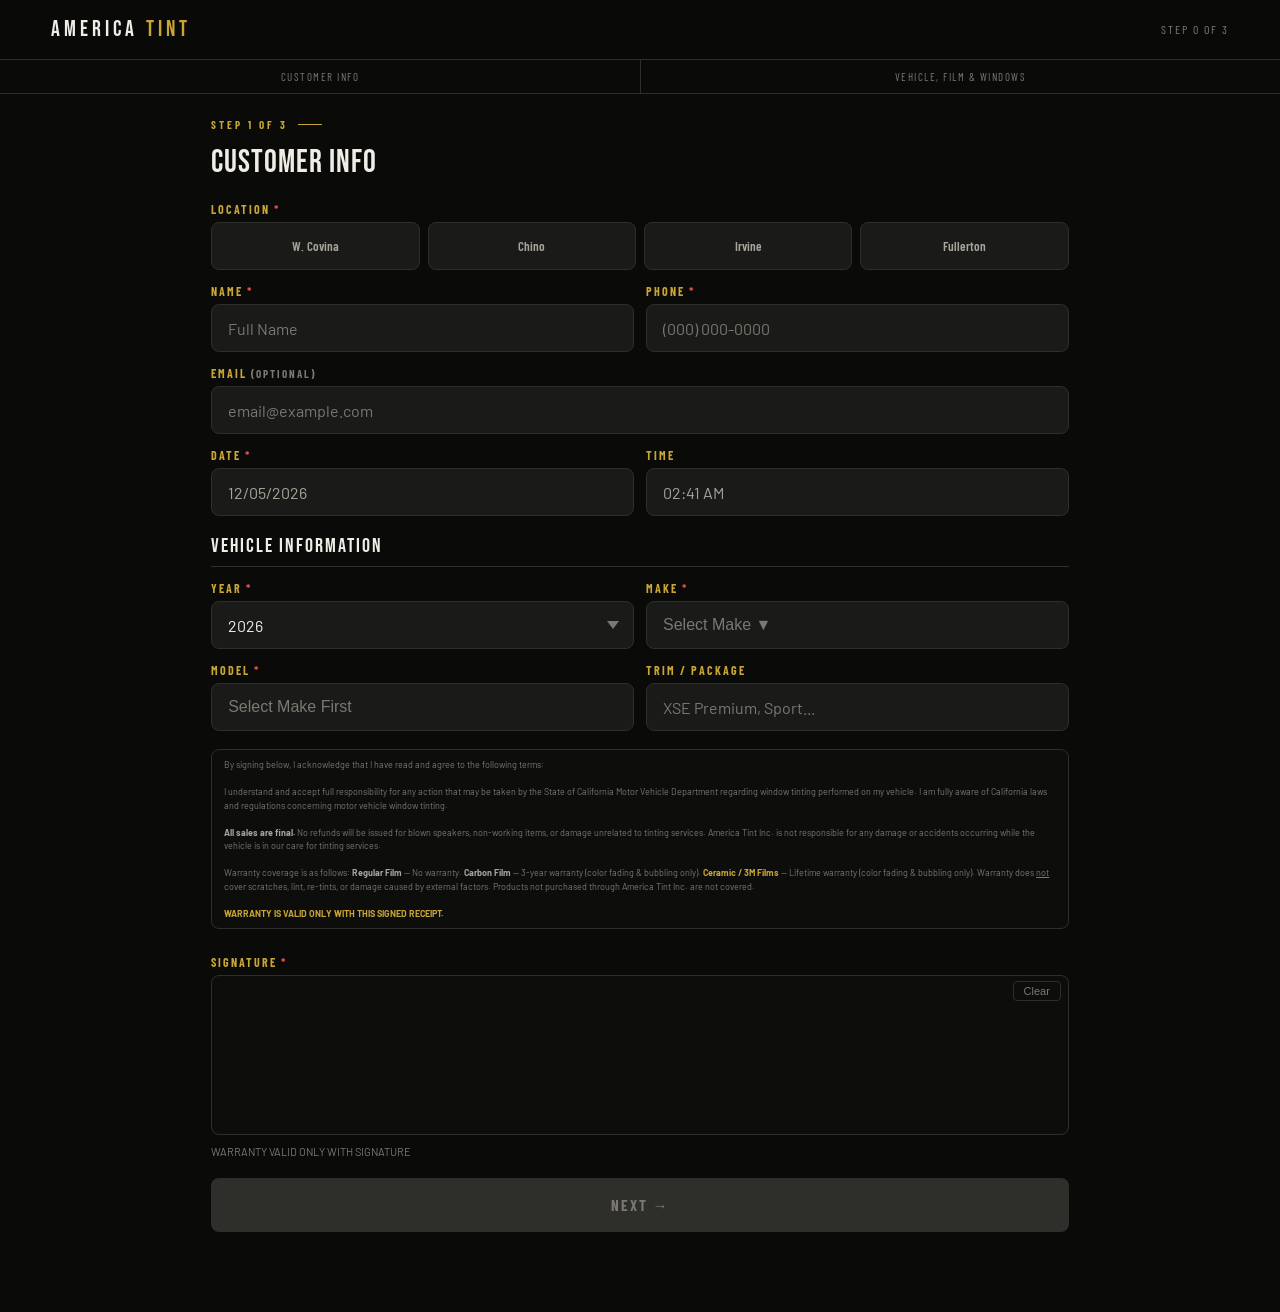
<file: quote_v8 (24).html>
<!DOCTYPE html>
<html lang="en">
<head>
<meta charset="UTF-8">
<meta name="viewport" content="width=device-width, initial-scale=1.0, maximum-scale=5.0">
<title>America Tint – Quote</title>
<link href="https://fonts.googleapis.com/css2?family=Bebas+Neue&family=Barlow:wght@300;400;500;600&family=Barlow+Condensed:wght@400;600;700&display=swap" rel="stylesheet">
<style>
:root {
  --black:#0a0a08; --dark:#111110; --card:#1a1a18; --border:#2e2e2a;
  --gold:#c8a535; --gold-lt:#e0bb55; --white:#f0ede6;
  --gray:#7a7870; --gray-lt:#a8a49a; --green:#3a7a3a;
}
*{box-sizing:border-box;margin:0;padding:0;}
input,textarea,select{-webkit-tap-highlight-color:rgba(0,0,0,0);}
html,body{background:var(--black);color:var(--white);font-family:'Barlow',sans-serif;overflow-x:hidden;}

/* HEADER */
.header{
  position:sticky;top:0;z-index:100;
  display:flex;align-items:center;justify-content:space-between;
  padding:0 4%;height:60px;
  background:rgba(10,10,8,0.97);border-bottom:1px solid var(--border);
}
.logo{font-family:'Bebas Neue',sans-serif;font-size:22px;letter-spacing:4px;}
.logo span{color:var(--gold);}
.step-indicator{
  font-family:'Barlow Condensed',sans-serif;font-size:12px;
  letter-spacing:2px;text-transform:uppercase;color:var(--gray);
}

/* PROGRESS */
.prog{display:flex;border-bottom:1px solid var(--border);}
.prog-item{
  flex:1;padding:10px 4px;text-align:center;
  font-family:'Barlow Condensed',sans-serif;font-size:11px;
  letter-spacing:1.5px;text-transform:uppercase;color:var(--gray);
  border-right:1px solid var(--border);
}
.prog-item:last-child{border-right:none;}
.prog-item.active{background:rgba(200,165,53,0.08);color:var(--gold);}
.prog-item.done{color:#5aaa5a;}

/* MAIN */
.main{max-width:960px;margin:0 auto;padding:24px 4% 80px;}
.step-panel{display:none;}
.step-panel.active{display:block;animation:fi .2s ease;}
@keyframes fi{from{opacity:0;transform:translateY(6px)}to{opacity:1;transform:translateY(0)}}

/* SECTION LABEL */
.sec-label{
  font-family:'Barlow Condensed',sans-serif;font-size:11px;font-weight:700;
  letter-spacing:3px;text-transform:uppercase;color:var(--gold);
  display:flex;align-items:center;gap:10px;margin-bottom:12px;
}
.sec-label::after{content:'';width:24px;height:1px;background:var(--gold);}
.sec-title{
  font-family:'Bebas Neue',sans-serif;font-size:32px;letter-spacing:1px;
  color:var(--white);margin-bottom:20px;
}

/* VEHICLE GRID */
.veh-grid{display:grid;grid-template-columns:repeat(4,1fr);gap:10px;margin-bottom:10px;}
.veh-card{
  background:var(--card);border:1px solid var(--border);border-radius:10px;
  padding:16px 10px;text-align:center;cursor:pointer;
  transition:border-color .2s,background .2s;user-select:none;
}
.veh-card:active{transform:scale(0.97);}
.veh-card.selected{border-color:var(--gold);background:rgba(200,165,53,0.08);}
.veh-icon{font-size:28px;margin-bottom:8px;}
.veh-name{font-family:'Barlow Condensed',sans-serif;font-size:14px;font-weight:700;letter-spacing:1px;color:var(--white);}
.veh-sub{font-size:11px;color:var(--gray);margin-top:3px;}

/* TESLA MODEL ROW */
.tesla-models{
  display:none;grid-template-columns:repeat(5,1fr);gap:8px;
  margin-bottom:10px;
}
.tesla-models.show{display:grid;}
.tm-card{
  background:var(--card);border:1px solid var(--border);border-radius:8px;
  padding:12px 6px;text-align:center;cursor:pointer;
  transition:border-color .2s;
}
.tm-card.selected{border-color:var(--gold);background:rgba(200,165,53,0.08);}
.tm-num{font-family:'Bebas Neue',sans-serif;font-size:26px;color:var(--gold);line-height:1;}
.tm-name{font-size:11px;color:var(--gray-lt);margin-top:4px;}

/* FILM ROW */
.film-row{display:grid;grid-template-columns:repeat(5,1fr);gap:8px;margin-top:20px;}
.film-card{
  background:var(--card);border:1px solid var(--border);border-radius:8px;
  padding:14px 10px;text-align:center;cursor:pointer;
  transition:border-color .2s,background .2s;user-select:none;
  position:relative;
}
.film-card.selected{border-color:var(--gold);background:rgba(200,165,53,0.08);}
.film-card.disabled{opacity:0.3;pointer-events:none;}
.film-name{font-family:'Barlow Condensed',sans-serif;font-size:15px;font-weight:700;letter-spacing:1px;color:var(--white);}
.film-sub{font-size:10px;color:var(--gold);letter-spacing:1px;margin-top:3px;}
.film-warranty{font-size:10px;color:var(--gray);margin-top:6px;}

/* ── STEP 2: CAR DIAGRAM ── */
.car-svg-container{
  background:var(--card);border:1px solid var(--border);border-radius:12px;
  padding:16px;display:flex;align-items:center;justify-content:center;
  width:100%;
}
.car-svg-container svg{width:100%;height:auto;}

/* highlight zones */
.zone{cursor:pointer;transition:opacity .2s;}
.zone:hover{opacity:0.8;}
.zone.active-zone .zone-fill{fill:rgba(200,165,53,0.5)!important;stroke:#c8a535!important;stroke-width:2;}
.zone-fill{transition:fill .2s,stroke .2s;}

/* AREA LIST */
.area-list{display:flex;flex-direction:column;gap:8px;}
.area-row{
  background:var(--card);border:1px solid var(--border);border-radius:8px;
  padding:14px 18px;display:flex;align-items:center;justify-content:space-between;
  cursor:pointer;transition:border-color .2s;user-select:none;
}
.area-row:active:not(.disabled){transform:scale(0.99);}
.area-row.selected{border-color:var(--gold);background:rgba(200,165,53,0.06);}
.area-row.disabled{opacity:0.35;cursor:not-allowed;}
.area-left{display:flex;align-items:center;gap:14px;}
.area-check{
  width:22px;height:22px;border-radius:5px;flex-shrink:0;
  border:1px solid var(--border);background:var(--dark);
  display:flex;align-items:center;justify-content:center;
  font-size:13px;color:var(--gold);
}
.area-row.selected .area-check{background:var(--gold);border-color:var(--gold);color:var(--black);}
.area-name{font-family:'Barlow Condensed',sans-serif;font-size:16px;font-weight:700;letter-spacing:0.5px;color:var(--white);}
.area-note{font-size:11px;color:var(--gray);margin-top:2px;}
.area-price{font-family:'Bebas Neue',sans-serif;font-size:26px;color:var(--gold);}
.area-price.na{font-family:'Barlow',sans-serif;font-size:13px;color:var(--gray);}

/* QTY PICKER */
.qty-wrap{display:flex;align-items:center;gap:8px;}
.qty-btn{
  width:30px;height:30px;background:var(--border);color:var(--white);
  border:none;border-radius:5px;font-size:18px;cursor:pointer;
  display:flex;align-items:center;justify-content:center;
}
.qty-num{font-family:'Bebas Neue',sans-serif;font-size:22px;color:var(--gold);min-width:18px;text-align:center;}

/* TOTAL BAR */
.total-bar{
  display:flex;justify-content:space-between;align-items:center;
  padding:20px;background:rgba(200,165,53,0.08);
  border:1px solid rgba(200,165,53,0.25);border-radius:8px;
  margin-top:16px;
}
.total-lbl{font-family:'Barlow Condensed',sans-serif;font-size:13px;letter-spacing:2px;text-transform:uppercase;color:var(--gray-lt);}
.total-amt{font-family:'Bebas Neue',sans-serif;font-size:48px;color:var(--gold);line-height:1;}

/* CONFIRM / BUTTONS */
.btn-confirm{
  width:100%;padding:18px;margin-top:12px;
  font-family:'Barlow Condensed',sans-serif;font-size:15px;font-weight:700;letter-spacing:2px;text-transform:uppercase;
  background:var(--green);color:var(--white);border:none;border-radius:8px;cursor:pointer;
}
.btn-back{
  padding:14px 24px;
  font-family:'Barlow Condensed',sans-serif;font-size:13px;font-weight:700;letter-spacing:2px;text-transform:uppercase;
  background:transparent;color:var(--gray);border:1px solid var(--border);border-radius:6px;cursor:pointer;
}
.btn-next{
  flex:1;padding:18px;
  font-family:'Barlow Condensed',sans-serif;font-size:15px;font-weight:700;letter-spacing:2px;text-transform:uppercase;
  background:var(--gold);color:var(--black);border:none;border-radius:8px;cursor:pointer;
}
.btn-next:disabled{background:var(--border);color:var(--gray);cursor:not-allowed;}
.nav-row{display:flex;gap:10px;margin-top:20px;}
.btn-reset{
  width:100%;padding:12px;margin-top:8px;
  font-family:'Barlow Condensed',sans-serif;font-size:12px;letter-spacing:2px;text-transform:uppercase;
  background:transparent;color:var(--gray);border:1px solid var(--border);border-radius:6px;cursor:pointer;
}
.btn-new{
  display:inline-block;margin-top:16px;padding:16px 48px;
  font-family:'Barlow Condensed',sans-serif;font-size:14px;font-weight:700;letter-spacing:2px;text-transform:uppercase;
  background:var(--gold);color:var(--black);border:none;border-radius:6px;cursor:pointer;
}

/* CONFIRMED */
.confirmed-wrap{text-align:center;padding:40px 20px;}
.conf-icon{width:72px;height:72px;border-radius:50%;background:rgba(58,122,58,0.2);border:2px solid #5aaa5a;display:flex;align-items:center;justify-content:center;margin:0 auto 20px;font-size:32px;}
.conf-title{font-family:'Bebas Neue',sans-serif;font-size:40px;letter-spacing:2px;margin-bottom:8px;}
.conf-sub{font-size:14px;color:var(--gray-lt);margin-bottom:28px;}
.quote-card{background:var(--card);border:1px solid var(--border);border-radius:8px;overflow:hidden;margin-bottom:12px;}
.q-row{display:flex;justify-content:space-between;align-items:center;padding:14px 20px;border-bottom:1px solid var(--border);font-size:14px;}
.q-row:last-child{border-bottom:none;}
.ql{color:var(--gray);}
.qv{color:var(--white);font-weight:500;}
.qp{color:var(--gold);font-weight:600;}

/* INFO FORM */
.info-form{display:flex;flex-direction:column;gap:14px;}
.form-row{display:grid;grid-template-columns:1fr 1fr;gap:12px;}
.form-group{display:flex;flex-direction:column;gap:6px;}
.form-label{font-family:'Barlow Condensed',sans-serif;font-size:12px;font-weight:700;letter-spacing:2px;text-transform:uppercase;color:var(--gold);}
.req{color:#e05050;}
.form-input{
  background:var(--card);border:1px solid var(--border);border-radius:8px;
  padding:13px 16px;font-size:16px;color:var(--white);font-family:'Barlow',sans-serif;
  outline:none;transition:border-color .2s;width:100%;
  -webkit-appearance:none;
  -webkit-user-select:text;
  user-select:text;
  cursor:text;
}
.form-input:focus{border-color:var(--gold);}
input.form-input,select.form-input{min-height:48px;touch-action:manipulation;}
.form-input::placeholder{color:var(--gray);}
.form-section-title{
  font-family:'Bebas Neue',sans-serif;font-size:20px;letter-spacing:2px;
  color:var(--white);border-bottom:1px solid var(--border);padding-bottom:8px;margin-top:4px;
}
@media(max-width:480px){.form-row{grid-template-columns:1fr;}}

/* SELECT */
select.form-input{
  cursor:pointer;
  color:#f0ede6;
  font-size:16px;
  background-color:#1a1a18;
  background-image:url("data:image/svg+xml,%3Csvg xmlns='http://www.w3.org/2000/svg' width='12' height='8' viewBox='0 0 12 8'%3E%3Cpath fill='%237a7870' d='M6 8L0 0h12z'/%3E%3C/svg%3E");
  background-repeat:no-repeat;
  background-position:right 14px center;
  padding-right:36px;
  -webkit-appearance:none;
  appearance:none;
  min-height:48px;
  border:1px solid #2e2e2a;
  border-radius:8px;
  padding-left:16px;
  width:100%;
  display:block;
}
select.form-input:focus{border-color:#c8a535;outline:none;}
select.form-input option{background:#1a1a18;color:#f0ede6;}

/* DROPDOWN BTN */
.dropdown-btn{
  display:flex;align-items:center;justify-content:space-between;
  width:100%;text-align:left;cursor:pointer;
  background:var(--card);border:1px solid var(--border);
  -webkit-appearance:none;appearance:none;
}
.dropdown-btn:active{border-color:var(--gold);}

/* VEHICLE BUTTONS */
.vbtn{
  background:var(--card);border:1px solid var(--border);border-radius:8px;
  padding:10px 6px;text-align:center;cursor:pointer;
  font-family:'Barlow Condensed',sans-serif;font-size:13px;font-weight:600;
  color:var(--gray-lt);width:100%;min-height:44px;
  -webkit-appearance:none;appearance:none;
}
.vbtn.selected{background:rgba(200,165,53,0.15);border-color:var(--gold);color:var(--gold);}
.vbtn:active{opacity:0.7;}
.make-grid{display:grid;grid-template-columns:repeat(4,1fr);gap:8px;margin-top:4px;}
.make-btn{
  background:var(--card);border:1px solid var(--border);border-radius:8px;
  padding:10px 6px;text-align:center;cursor:pointer;
  font-family:'Barlow Condensed',sans-serif;font-size:13px;font-weight:600;
  letter-spacing:0.5px;color:var(--gray-lt);transition:all .15s;
  -webkit-tap-highlight-color:transparent;user-select:none;
  width:100%;-webkit-appearance:none;appearance:none;
}
.make-btn:active{transform:scale(0.96);}
.make-btn.selected{background:rgba(200,165,53,0.15);border-color:var(--gold);color:var(--gold);}
@media(max-width:480px){.make-grid{grid-template-columns:repeat(3,1fr);}}
.info-banner{
  font-size:12px;color:var(--gray-lt);
  background:rgba(200,165,53,0.06);border:1px solid rgba(200,165,53,0.15);
  border-radius:6px;padding:10px 14px;margin-bottom:12px;
}

@media(max-width:700px){
  .veh-grid{grid-template-columns:repeat(2,1fr);}
  .film-row{grid-template-columns:repeat(3,1fr);}
  .tesla-models{grid-template-columns:repeat(3,1fr);}
  .step2-grid{grid-template-columns:1fr;}
}
@media(max-width:480px){
  .film-row{grid-template-columns:repeat(2,1fr);}
}
</style>
</head>
<body>

<div class="header">
  <div class="logo">AMERICA <span>TINT</span></div>
  <div style="display:flex;flex-direction:column;align-items:flex-end;gap:2px;">
    <div class="step-indicator" id="stepInd">Customer Quote</div>
    <div style="font-family:'Bebas Neue',sans-serif;font-size:14px;color:var(--gold);letter-spacing:1px;" id="invoiceNum"></div>
  </div>
</div>

<div class="prog" id="prog"></div>

<div class="main">

  <!-- ══ STEP 0: CUSTOMER INFO ══ -->
  <div id="step0" class="step-panel active">
    <div class="sec-label">Step 1 of 3</div>
    <div class="sec-title">CUSTOMER INFO</div>

    <div class="info-form">

      <!-- 지점 선택 -->
      <div class="form-group">
        <label class="form-label">Location <span class="req">*</span></label>
        <div style="display:grid;grid-template-columns:repeat(4,1fr);gap:8px;">
          <label id="loc_wc" onclick="selLocation('West Covina')" style="background:var(--card);border:1px solid var(--border);border-radius:8px;padding:12px 6px;text-align:center;cursor:pointer;font-family:'Barlow Condensed',sans-serif;font-size:13px;font-weight:600;color:var(--gray-lt);width:100%;min-height:48px;display:flex;align-items:center;justify-content:center;touch-action:manipulation;">W. Covina</label>
          <label id="loc_ch" onclick="selLocation('Chino')" style="background:var(--card);border:1px solid var(--border);border-radius:8px;padding:12px 6px;text-align:center;cursor:pointer;font-family:'Barlow Condensed',sans-serif;font-size:13px;font-weight:600;color:var(--gray-lt);width:100%;min-height:48px;display:flex;align-items:center;justify-content:center;touch-action:manipulation;">Chino</label>
          <label id="loc_ir" onclick="selLocation('Irvine')" style="background:var(--card);border:1px solid var(--border);border-radius:8px;padding:12px 6px;text-align:center;cursor:pointer;font-family:'Barlow Condensed',sans-serif;font-size:13px;font-weight:600;color:var(--gray-lt);width:100%;min-height:48px;display:flex;align-items:center;justify-content:center;touch-action:manipulation;">Irvine</label>
          <label id="loc_fl" onclick="selLocation('Fullerton')" style="background:var(--card);border:1px solid var(--border);border-radius:8px;padding:12px 6px;text-align:center;cursor:pointer;font-family:'Barlow Condensed',sans-serif;font-size:13px;font-weight:600;color:var(--gray-lt);width:100%;min-height:48px;display:flex;align-items:center;justify-content:center;touch-action:manipulation;">Fullerton</label>
        </div>
        <input type="hidden" id="cLocation">
      </div>

      <!-- 이름 / 전화번호 -->
      <div class="form-row">
        <div class="form-group">
          <label class="form-label">Name <span class="req">*</span></label>
          <input class="form-input" type="text" id="cName" placeholder="Full Name" oninput="checkForm()">
        </div>
        <div class="form-group">
          <label class="form-label">Phone <span class="req">*</span></label>
          <input class="form-input" type="tel" id="cPhone" placeholder="(000) 000-0000" oninput="checkForm()">
        </div>
      </div>

      <!-- 이메일 (옵션) -->
      <div class="form-group">
        <label class="form-label">Email <span style="color:var(--gray);font-size:11px;">(optional)</span></label>
        <input class="form-input" type="email" id="cEmail" placeholder="email@example.com">
      </div>

      <!-- 날짜 / 시간 -->
      <div class="form-row">
        <div class="form-group">
          <label class="form-label">Date <span class="req">*</span></label>
          <input class="form-input" type="text" id="cDate" readonly style="color:var(--gray-lt);">
        </div>
        <div class="form-group">
          <label class="form-label">Time</label>
          <input class="form-input" type="text" id="cTime" readonly style="color:var(--gray-lt);">
        </div>
      </div>

      <!-- 차량 정보 -->
      <div class="form-section-title">Vehicle Information</div>

      <div class="form-row">
        <div class="form-group">
          <label class="form-label">Year <span class="req">*</span></label>
          <select class="form-input" id="cYear" onchange="checkForm()" style="font-size:16px;min-height:48px;">
            <option value="">Year</option>
            <option value="2027">2027</option>
            <option value="2026" selected>2026</option>
            <option value="2025">2025</option>
            <option value="2024">2024</option>
            <option value="2023">2023</option>
            <option value="2022">2022</option>
            <option value="2021">2021</option>
            <option value="2020">2020</option>
            <option value="2019">2019</option>
            <option value="2018">2018</option>
            <option value="2017">2017</option>
            <option value="2016">2016</option>
            <option value="2015">2015</option>
            <option value="2014">2014</option>
            <option value="2013">2013</option>
            <option value="2012">2012</option>
            <option value="2011">2011</option>
            <option value="2010">2010</option>
            <option value="2009">2009</option>
            <option value="2008">2008</option>
            <option value="2007">2007</option>
            <option value="2006">2006</option>
            <option value="2005">2005</option>
            <option value="2004">2004</option>
            <option value="2003">2003</option>
            <option value="2002">2002</option>
            <option value="2001">2001</option>
            <option value="2000">2000</option>
            <option value="1999">1999</option>
            <option value="1998">1998</option>
            <option value="1997">1997</option>
            <option value="1996">1996</option>
            <option value="1995">1995</option>
            <option value="1994">1994</option>
            <option value="1993">1993</option>
            <option value="1992">1992</option>
            <option value="1991">1991</option>
            <option value="1990">1990</option>
          </select>
        </div>
        <div class="form-group">
          <label class="form-label">Make <span class="req">*</span></label>
          <button type="button" id="makeDisplay" onclick="toggleMakeGrid()" ontouchend="toggleMakeGrid()" style="width:100%;min-height:48px;cursor:pointer;font-size:16px;color:var(--gray);background:var(--card);border:1px solid var(--border);border-radius:8px;padding:13px 16px;text-align:left;-webkit-appearance:none;appearance:none;touch-action:manipulation;">Select Make ▼</button>
          <input type="hidden" id="cMake">
          <div id="makeGrid" style="display:none;margin-top:8px;">
            <div style="display:grid;grid-template-columns:repeat(3,1fr);gap:6px;">
<button type="button" class="vbtn" onclick="selMakeBtn('Acura')" ontouchend="selMakeBtn('Acura')">Acura</button>
<button type="button" class="vbtn" onclick="selMakeBtn('Audi')" ontouchend="selMakeBtn('Audi')">Audi</button>
<button type="button" class="vbtn" onclick="selMakeBtn('BMW')" ontouchend="selMakeBtn('BMW')">BMW</button>
<button type="button" class="vbtn" onclick="selMakeBtn('Buick')" ontouchend="selMakeBtn('Buick')">Buick</button>
<button type="button" class="vbtn" onclick="selMakeBtn('Cadillac')" ontouchend="selMakeBtn('Cadillac')">Cadillac</button>
<button type="button" class="vbtn" onclick="selMakeBtn('Chevrolet')" ontouchend="selMakeBtn('Chevrolet')">Chevrolet</button>
<button type="button" class="vbtn" onclick="selMakeBtn('Chrysler')" ontouchend="selMakeBtn('Chrysler')">Chrysler</button>
<button type="button" class="vbtn" onclick="selMakeBtn('Dodge')" ontouchend="selMakeBtn('Dodge')">Dodge</button>
<button type="button" class="vbtn" onclick="selMakeBtn('Ford')" ontouchend="selMakeBtn('Ford')">Ford</button>
<button type="button" class="vbtn" onclick="selMakeBtn('Genesis')" ontouchend="selMakeBtn('Genesis')">Genesis</button>
<button type="button" class="vbtn" onclick="selMakeBtn('GMC')" ontouchend="selMakeBtn('GMC')">GMC</button>
<button type="button" class="vbtn" onclick="selMakeBtn('Honda')" ontouchend="selMakeBtn('Honda')">Honda</button>
<button type="button" class="vbtn" onclick="selMakeBtn('Hyundai')" ontouchend="selMakeBtn('Hyundai')">Hyundai</button>
<button type="button" class="vbtn" onclick="selMakeBtn('Infiniti')" ontouchend="selMakeBtn('Infiniti')">Infiniti</button>
<button type="button" class="vbtn" onclick="selMakeBtn('Jeep')" ontouchend="selMakeBtn('Jeep')">Jeep</button>
<button type="button" class="vbtn" onclick="selMakeBtn('Kia')" ontouchend="selMakeBtn('Kia')">Kia</button>
<button type="button" class="vbtn" onclick="selMakeBtn('Lexus')" ontouchend="selMakeBtn('Lexus')">Lexus</button>
<button type="button" class="vbtn" onclick="selMakeBtn('Lincoln')" ontouchend="selMakeBtn('Lincoln')">Lincoln</button>
<button type="button" class="vbtn" onclick="selMakeBtn('Mazda')" ontouchend="selMakeBtn('Mazda')">Mazda</button>
<button type="button" class="vbtn" onclick="selMakeBtn('Mercedes')" ontouchend="selMakeBtn('Mercedes')">Mercedes</button>
<button type="button" class="vbtn" onclick="selMakeBtn('Mitsubishi')" ontouchend="selMakeBtn('Mitsubishi')">Mitsubishi</button>
<button type="button" class="vbtn" onclick="selMakeBtn('Nissan')" ontouchend="selMakeBtn('Nissan')">Nissan</button>
<button type="button" class="vbtn" onclick="selMakeBtn('Porsche')" ontouchend="selMakeBtn('Porsche')">Porsche</button>
<button type="button" class="vbtn" onclick="selMakeBtn('RAM')" ontouchend="selMakeBtn('RAM')">RAM</button>
<button type="button" class="vbtn" onclick="selMakeBtn('Rivian')" ontouchend="selMakeBtn('Rivian')">Rivian</button>
<button type="button" class="vbtn" onclick="selMakeBtn('Subaru')" ontouchend="selMakeBtn('Subaru')">Subaru</button>
<button type="button" class="vbtn" onclick="selMakeBtn('Tesla')" ontouchend="selMakeBtn('Tesla')">Tesla</button>
<button type="button" class="vbtn" onclick="selMakeBtn('Toyota')" ontouchend="selMakeBtn('Toyota')">Toyota</button>
<button type="button" class="vbtn" onclick="selMakeBtn('Volkswagen')" ontouchend="selMakeBtn('Volkswagen')">Volkswagen</button>
<button type="button" class="vbtn" onclick="selMakeBtn('Volvo')" ontouchend="selMakeBtn('Volvo')">Volvo</button>
            </div>
          </div>
        </div>
      </div>

      <div class="form-row">
        <div class="form-group">
          <label class="form-label">Model <span class="req">*</span></label>
          <button type="button" id="modelDisplay" onclick="toggleModelGrid()" ontouchend="toggleModelGrid()" style="width:100%;min-height:48px;cursor:pointer;font-size:16px;color:var(--gray);background:var(--card);border:1px solid var(--border);border-radius:8px;padding:13px 16px;text-align:left;-webkit-appearance:none;appearance:none;touch-action:manipulation;">Select Make First</button>
          <input type="hidden" id="cModel">
          <div id="modelGrid" style="display:none;margin-top:8px;">
            <div style="display:grid;grid-template-columns:repeat(3,1fr);gap:6px;" id="modelBtns">
<div id="mb_Acura" style="display:none"><button type="button" class="vbtn" onclick="selModelBtn('ILX')" ontouchend="selModelBtn('ILX')">ILX</button>
<button type="button" class="vbtn" onclick="selModelBtn('TLX')" ontouchend="selModelBtn('TLX')">TLX</button>
<button type="button" class="vbtn" onclick="selModelBtn('RLX')" ontouchend="selModelBtn('RLX')">RLX</button>
<button type="button" class="vbtn" onclick="selModelBtn('MDX')" ontouchend="selModelBtn('MDX')">MDX</button>
<button type="button" class="vbtn" onclick="selModelBtn('RDX')" ontouchend="selModelBtn('RDX')">RDX</button>
<button type="button" class="vbtn" onclick="selModelBtn('ZDX')" ontouchend="selModelBtn('ZDX')">ZDX</button>
<button type="button" class="vbtn" onclick="selModelBtn('Integra')" ontouchend="selModelBtn('Integra')">Integra</button>
<button type="button" class="vbtn" onclick="selModelBtn('Other')" ontouchend="selModelBtn('Other')">Other</button>
</div>
<div id="mb_Audi" style="display:none"><button type="button" class="vbtn" onclick="selModelBtn('A3')" ontouchend="selModelBtn('A3')">A3</button>
<button type="button" class="vbtn" onclick="selModelBtn('A4')" ontouchend="selModelBtn('A4')">A4</button>
<button type="button" class="vbtn" onclick="selModelBtn('A5')" ontouchend="selModelBtn('A5')">A5</button>
<button type="button" class="vbtn" onclick="selModelBtn('A6')" ontouchend="selModelBtn('A6')">A6</button>
<button type="button" class="vbtn" onclick="selModelBtn('A7')" ontouchend="selModelBtn('A7')">A7</button>
<button type="button" class="vbtn" onclick="selModelBtn('A8')" ontouchend="selModelBtn('A8')">A8</button>
<button type="button" class="vbtn" onclick="selModelBtn('Q3')" ontouchend="selModelBtn('Q3')">Q3</button>
<button type="button" class="vbtn" onclick="selModelBtn('Q4')" ontouchend="selModelBtn('Q4')">Q4</button>
<button type="button" class="vbtn" onclick="selModelBtn('Q5')" ontouchend="selModelBtn('Q5')">Q5</button>
<button type="button" class="vbtn" onclick="selModelBtn('Q7')" ontouchend="selModelBtn('Q7')">Q7</button>
<button type="button" class="vbtn" onclick="selModelBtn('Q8')" ontouchend="selModelBtn('Q8')">Q8</button>
<button type="button" class="vbtn" onclick="selModelBtn('e-tron')" ontouchend="selModelBtn('e-tron')">e-tron</button>
<button type="button" class="vbtn" onclick="selModelBtn('TT')" ontouchend="selModelBtn('TT')">TT</button>
<button type="button" class="vbtn" onclick="selModelBtn('R8')" ontouchend="selModelBtn('R8')">R8</button>
<button type="button" class="vbtn" onclick="selModelBtn('Other')" ontouchend="selModelBtn('Other')">Other</button>
</div>
<div id="mb_BMW" style="display:none"><button type="button" class="vbtn" onclick="selModelBtn('2 Series')" ontouchend="selModelBtn('2 Series')">2 Series</button>
<button type="button" class="vbtn" onclick="selModelBtn('3 Series')" ontouchend="selModelBtn('3 Series')">3 Series</button>
<button type="button" class="vbtn" onclick="selModelBtn('4 Series')" ontouchend="selModelBtn('4 Series')">4 Series</button>
<button type="button" class="vbtn" onclick="selModelBtn('5 Series')" ontouchend="selModelBtn('5 Series')">5 Series</button>
<button type="button" class="vbtn" onclick="selModelBtn('7 Series')" ontouchend="selModelBtn('7 Series')">7 Series</button>
<button type="button" class="vbtn" onclick="selModelBtn('8 Series')" ontouchend="selModelBtn('8 Series')">8 Series</button>
<button type="button" class="vbtn" onclick="selModelBtn('X1')" ontouchend="selModelBtn('X1')">X1</button>
<button type="button" class="vbtn" onclick="selModelBtn('X2')" ontouchend="selModelBtn('X2')">X2</button>
<button type="button" class="vbtn" onclick="selModelBtn('X3')" ontouchend="selModelBtn('X3')">X3</button>
<button type="button" class="vbtn" onclick="selModelBtn('X4')" ontouchend="selModelBtn('X4')">X4</button>
<button type="button" class="vbtn" onclick="selModelBtn('X5')" ontouchend="selModelBtn('X5')">X5</button>
<button type="button" class="vbtn" onclick="selModelBtn('X6')" ontouchend="selModelBtn('X6')">X6</button>
<button type="button" class="vbtn" onclick="selModelBtn('X7')" ontouchend="selModelBtn('X7')">X7</button>
<button type="button" class="vbtn" onclick="selModelBtn('Z4')" ontouchend="selModelBtn('Z4')">Z4</button>
<button type="button" class="vbtn" onclick="selModelBtn('i3')" ontouchend="selModelBtn('i3')">i3</button>
<button type="button" class="vbtn" onclick="selModelBtn('i4')" ontouchend="selModelBtn('i4')">i4</button>
<button type="button" class="vbtn" onclick="selModelBtn('i7')" ontouchend="selModelBtn('i7')">i7</button>
<button type="button" class="vbtn" onclick="selModelBtn('iX')" ontouchend="selModelBtn('iX')">iX</button>
<button type="button" class="vbtn" onclick="selModelBtn('Other')" ontouchend="selModelBtn('Other')">Other</button>
</div>
<div id="mb_Buick" style="display:none"><button type="button" class="vbtn" onclick="selModelBtn('Encore')" ontouchend="selModelBtn('Encore')">Encore</button>
<button type="button" class="vbtn" onclick="selModelBtn('Encore GX')" ontouchend="selModelBtn('Encore GX')">Encore GX</button>
<button type="button" class="vbtn" onclick="selModelBtn('Envision')" ontouchend="selModelBtn('Envision')">Envision</button>
<button type="button" class="vbtn" onclick="selModelBtn('Enclave')" ontouchend="selModelBtn('Enclave')">Enclave</button>
<button type="button" class="vbtn" onclick="selModelBtn('Other')" ontouchend="selModelBtn('Other')">Other</button>
</div>
<div id="mb_Cadillac" style="display:none"><button type="button" class="vbtn" onclick="selModelBtn('CT4')" ontouchend="selModelBtn('CT4')">CT4</button>
<button type="button" class="vbtn" onclick="selModelBtn('CT5')" ontouchend="selModelBtn('CT5')">CT5</button>
<button type="button" class="vbtn" onclick="selModelBtn('XT4')" ontouchend="selModelBtn('XT4')">XT4</button>
<button type="button" class="vbtn" onclick="selModelBtn('XT5')" ontouchend="selModelBtn('XT5')">XT5</button>
<button type="button" class="vbtn" onclick="selModelBtn('XT6')" ontouchend="selModelBtn('XT6')">XT6</button>
<button type="button" class="vbtn" onclick="selModelBtn('Escalade')" ontouchend="selModelBtn('Escalade')">Escalade</button>
<button type="button" class="vbtn" onclick="selModelBtn('Lyriq')" ontouchend="selModelBtn('Lyriq')">Lyriq</button>
<button type="button" class="vbtn" onclick="selModelBtn('Other')" ontouchend="selModelBtn('Other')">Other</button>
</div>
<div id="mb_Chevrolet" style="display:none"><button type="button" class="vbtn" onclick="selModelBtn('Spark')" ontouchend="selModelBtn('Spark')">Spark</button>
<button type="button" class="vbtn" onclick="selModelBtn('Trax')" ontouchend="selModelBtn('Trax')">Trax</button>
<button type="button" class="vbtn" onclick="selModelBtn('Trailblazer')" ontouchend="selModelBtn('Trailblazer')">Trailblazer</button>
<button type="button" class="vbtn" onclick="selModelBtn('Equinox')" ontouchend="selModelBtn('Equinox')">Equinox</button>
<button type="button" class="vbtn" onclick="selModelBtn('Blazer')" ontouchend="selModelBtn('Blazer')">Blazer</button>
<button type="button" class="vbtn" onclick="selModelBtn('Traverse')" ontouchend="selModelBtn('Traverse')">Traverse</button>
<button type="button" class="vbtn" onclick="selModelBtn('Tahoe')" ontouchend="selModelBtn('Tahoe')">Tahoe</button>
<button type="button" class="vbtn" onclick="selModelBtn('Suburban')" ontouchend="selModelBtn('Suburban')">Suburban</button>
<button type="button" class="vbtn" onclick="selModelBtn('Colorado')" ontouchend="selModelBtn('Colorado')">Colorado</button>
<button type="button" class="vbtn" onclick="selModelBtn('Silverado 1500')" ontouchend="selModelBtn('Silverado 1500')">Silverado 1500</button>
<button type="button" class="vbtn" onclick="selModelBtn('Silverado 2500')" ontouchend="selModelBtn('Silverado 2500')">Silverado 2500</button>
<button type="button" class="vbtn" onclick="selModelBtn('Corvette')" ontouchend="selModelBtn('Corvette')">Corvette</button>
<button type="button" class="vbtn" onclick="selModelBtn('Camaro')" ontouchend="selModelBtn('Camaro')">Camaro</button>
<button type="button" class="vbtn" onclick="selModelBtn('Malibu')" ontouchend="selModelBtn('Malibu')">Malibu</button>
<button type="button" class="vbtn" onclick="selModelBtn('Other')" ontouchend="selModelBtn('Other')">Other</button>
</div>
<div id="mb_Chrysler" style="display:none"><button type="button" class="vbtn" onclick="selModelBtn('300')" ontouchend="selModelBtn('300')">300</button>
<button type="button" class="vbtn" onclick="selModelBtn('Pacifica')" ontouchend="selModelBtn('Pacifica')">Pacifica</button>
<button type="button" class="vbtn" onclick="selModelBtn('Voyager')" ontouchend="selModelBtn('Voyager')">Voyager</button>
<button type="button" class="vbtn" onclick="selModelBtn('Other')" ontouchend="selModelBtn('Other')">Other</button>
</div>
<div id="mb_Dodge" style="display:none"><button type="button" class="vbtn" onclick="selModelBtn('Challenger')" ontouchend="selModelBtn('Challenger')">Challenger</button>
<button type="button" class="vbtn" onclick="selModelBtn('Charger')" ontouchend="selModelBtn('Charger')">Charger</button>
<button type="button" class="vbtn" onclick="selModelBtn('Durango')" ontouchend="selModelBtn('Durango')">Durango</button>
<button type="button" class="vbtn" onclick="selModelBtn('Hornet')" ontouchend="selModelBtn('Hornet')">Hornet</button>
<button type="button" class="vbtn" onclick="selModelBtn('Other')" ontouchend="selModelBtn('Other')">Other</button>
</div>
<div id="mb_Ford" style="display:none"><button type="button" class="vbtn" onclick="selModelBtn('Mustang')" ontouchend="selModelBtn('Mustang')">Mustang</button>
<button type="button" class="vbtn" onclick="selModelBtn('Mustang Mach-E')" ontouchend="selModelBtn('Mustang Mach-E')">Mustang Mach-E</button>
<button type="button" class="vbtn" onclick="selModelBtn('F-150')" ontouchend="selModelBtn('F-150')">F-150</button>
<button type="button" class="vbtn" onclick="selModelBtn('F-250')" ontouchend="selModelBtn('F-250')">F-250</button>
<button type="button" class="vbtn" onclick="selModelBtn('F-350')" ontouchend="selModelBtn('F-350')">F-350</button>
<button type="button" class="vbtn" onclick="selModelBtn('Bronco')" ontouchend="selModelBtn('Bronco')">Bronco</button>
<button type="button" class="vbtn" onclick="selModelBtn('Bronco Sport')" ontouchend="selModelBtn('Bronco Sport')">Bronco Sport</button>
<button type="button" class="vbtn" onclick="selModelBtn('Explorer')" ontouchend="selModelBtn('Explorer')">Explorer</button>
<button type="button" class="vbtn" onclick="selModelBtn('Expedition')" ontouchend="selModelBtn('Expedition')">Expedition</button>
<button type="button" class="vbtn" onclick="selModelBtn('Edge')" ontouchend="selModelBtn('Edge')">Edge</button>
<button type="button" class="vbtn" onclick="selModelBtn('Escape')" ontouchend="selModelBtn('Escape')">Escape</button>
<button type="button" class="vbtn" onclick="selModelBtn('Maverick')" ontouchend="selModelBtn('Maverick')">Maverick</button>
<button type="button" class="vbtn" onclick="selModelBtn('Ranger')" ontouchend="selModelBtn('Ranger')">Ranger</button>
<button type="button" class="vbtn" onclick="selModelBtn('Other')" ontouchend="selModelBtn('Other')">Other</button>
</div>
<div id="mb_Genesis" style="display:none"><button type="button" class="vbtn" onclick="selModelBtn('G70')" ontouchend="selModelBtn('G70')">G70</button>
<button type="button" class="vbtn" onclick="selModelBtn('G80')" ontouchend="selModelBtn('G80')">G80</button>
<button type="button" class="vbtn" onclick="selModelBtn('G90')" ontouchend="selModelBtn('G90')">G90</button>
<button type="button" class="vbtn" onclick="selModelBtn('GV70')" ontouchend="selModelBtn('GV70')">GV70</button>
<button type="button" class="vbtn" onclick="selModelBtn('GV80')" ontouchend="selModelBtn('GV80')">GV80</button>
<button type="button" class="vbtn" onclick="selModelBtn('GV60')" ontouchend="selModelBtn('GV60')">GV60</button>
<button type="button" class="vbtn" onclick="selModelBtn('Other')" ontouchend="selModelBtn('Other')">Other</button>
</div>
<div id="mb_GMC" style="display:none"><button type="button" class="vbtn" onclick="selModelBtn('Terrain')" ontouchend="selModelBtn('Terrain')">Terrain</button>
<button type="button" class="vbtn" onclick="selModelBtn('Acadia')" ontouchend="selModelBtn('Acadia')">Acadia</button>
<button type="button" class="vbtn" onclick="selModelBtn('Yukon')" ontouchend="selModelBtn('Yukon')">Yukon</button>
<button type="button" class="vbtn" onclick="selModelBtn('Yukon XL')" ontouchend="selModelBtn('Yukon XL')">Yukon XL</button>
<button type="button" class="vbtn" onclick="selModelBtn('Canyon')" ontouchend="selModelBtn('Canyon')">Canyon</button>
<button type="button" class="vbtn" onclick="selModelBtn('Sierra 1500')" ontouchend="selModelBtn('Sierra 1500')">Sierra 1500</button>
<button type="button" class="vbtn" onclick="selModelBtn('Sierra 2500')" ontouchend="selModelBtn('Sierra 2500')">Sierra 2500</button>
<button type="button" class="vbtn" onclick="selModelBtn('Hummer EV')" ontouchend="selModelBtn('Hummer EV')">Hummer EV</button>
<button type="button" class="vbtn" onclick="selModelBtn('Other')" ontouchend="selModelBtn('Other')">Other</button>
</div>
<div id="mb_Honda" style="display:none"><button type="button" class="vbtn" onclick="selModelBtn('Civic')" ontouchend="selModelBtn('Civic')">Civic</button>
<button type="button" class="vbtn" onclick="selModelBtn('Accord')" ontouchend="selModelBtn('Accord')">Accord</button>
<button type="button" class="vbtn" onclick="selModelBtn('Insight')" ontouchend="selModelBtn('Insight')">Insight</button>
<button type="button" class="vbtn" onclick="selModelBtn('HR-V')" ontouchend="selModelBtn('HR-V')">HR-V</button>
<button type="button" class="vbtn" onclick="selModelBtn('CR-V')" ontouchend="selModelBtn('CR-V')">CR-V</button>
<button type="button" class="vbtn" onclick="selModelBtn('Pilot')" ontouchend="selModelBtn('Pilot')">Pilot</button>
<button type="button" class="vbtn" onclick="selModelBtn('Passport')" ontouchend="selModelBtn('Passport')">Passport</button>
<button type="button" class="vbtn" onclick="selModelBtn('Ridgeline')" ontouchend="selModelBtn('Ridgeline')">Ridgeline</button>
<button type="button" class="vbtn" onclick="selModelBtn('Odyssey')" ontouchend="selModelBtn('Odyssey')">Odyssey</button>
<button type="button" class="vbtn" onclick="selModelBtn('Other')" ontouchend="selModelBtn('Other')">Other</button>
</div>
<div id="mb_Hyundai" style="display:none"><button type="button" class="vbtn" onclick="selModelBtn('Elantra')" ontouchend="selModelBtn('Elantra')">Elantra</button>
<button type="button" class="vbtn" onclick="selModelBtn('Sonata')" ontouchend="selModelBtn('Sonata')">Sonata</button>
<button type="button" class="vbtn" onclick="selModelBtn('Accent')" ontouchend="selModelBtn('Accent')">Accent</button>
<button type="button" class="vbtn" onclick="selModelBtn('Venue')" ontouchend="selModelBtn('Venue')">Venue</button>
<button type="button" class="vbtn" onclick="selModelBtn('Kona')" ontouchend="selModelBtn('Kona')">Kona</button>
<button type="button" class="vbtn" onclick="selModelBtn('Tucson')" ontouchend="selModelBtn('Tucson')">Tucson</button>
<button type="button" class="vbtn" onclick="selModelBtn('Santa Fe')" ontouchend="selModelBtn('Santa Fe')">Santa Fe</button>
<button type="button" class="vbtn" onclick="selModelBtn('Palisade')" ontouchend="selModelBtn('Palisade')">Palisade</button>
<button type="button" class="vbtn" onclick="selModelBtn('Ioniq 5')" ontouchend="selModelBtn('Ioniq 5')">Ioniq 5</button>
<button type="button" class="vbtn" onclick="selModelBtn('Ioniq 6')" ontouchend="selModelBtn('Ioniq 6')">Ioniq 6</button>
<button type="button" class="vbtn" onclick="selModelBtn('Other')" ontouchend="selModelBtn('Other')">Other</button>
</div>
<div id="mb_Infiniti" style="display:none"><button type="button" class="vbtn" onclick="selModelBtn('Q50')" ontouchend="selModelBtn('Q50')">Q50</button>
<button type="button" class="vbtn" onclick="selModelBtn('Q60')" ontouchend="selModelBtn('Q60')">Q60</button>
<button type="button" class="vbtn" onclick="selModelBtn('QX50')" ontouchend="selModelBtn('QX50')">QX50</button>
<button type="button" class="vbtn" onclick="selModelBtn('QX55')" ontouchend="selModelBtn('QX55')">QX55</button>
<button type="button" class="vbtn" onclick="selModelBtn('QX60')" ontouchend="selModelBtn('QX60')">QX60</button>
<button type="button" class="vbtn" onclick="selModelBtn('QX80')" ontouchend="selModelBtn('QX80')">QX80</button>
<button type="button" class="vbtn" onclick="selModelBtn('Other')" ontouchend="selModelBtn('Other')">Other</button>
</div>
<div id="mb_Jeep" style="display:none"><button type="button" class="vbtn" onclick="selModelBtn('Renegade')" ontouchend="selModelBtn('Renegade')">Renegade</button>
<button type="button" class="vbtn" onclick="selModelBtn('Compass')" ontouchend="selModelBtn('Compass')">Compass</button>
<button type="button" class="vbtn" onclick="selModelBtn('Cherokee')" ontouchend="selModelBtn('Cherokee')">Cherokee</button>
<button type="button" class="vbtn" onclick="selModelBtn('Grand Cherokee')" ontouchend="selModelBtn('Grand Cherokee')">Grand Cherokee</button>
<button type="button" class="vbtn" onclick="selModelBtn('Wrangler')" ontouchend="selModelBtn('Wrangler')">Wrangler</button>
<button type="button" class="vbtn" onclick="selModelBtn('Gladiator')" ontouchend="selModelBtn('Gladiator')">Gladiator</button>
<button type="button" class="vbtn" onclick="selModelBtn('Wagoneer')" ontouchend="selModelBtn('Wagoneer')">Wagoneer</button>
<button type="button" class="vbtn" onclick="selModelBtn('Other')" ontouchend="selModelBtn('Other')">Other</button>
</div>
<div id="mb_Kia" style="display:none"><button type="button" class="vbtn" onclick="selModelBtn('Rio')" ontouchend="selModelBtn('Rio')">Rio</button>
<button type="button" class="vbtn" onclick="selModelBtn('Forte')" ontouchend="selModelBtn('Forte')">Forte</button>
<button type="button" class="vbtn" onclick="selModelBtn('K5')" ontouchend="selModelBtn('K5')">K5</button>
<button type="button" class="vbtn" onclick="selModelBtn('Stinger')" ontouchend="selModelBtn('Stinger')">Stinger</button>
<button type="button" class="vbtn" onclick="selModelBtn('Soul')" ontouchend="selModelBtn('Soul')">Soul</button>
<button type="button" class="vbtn" onclick="selModelBtn('Seltos')" ontouchend="selModelBtn('Seltos')">Seltos</button>
<button type="button" class="vbtn" onclick="selModelBtn('Sportage')" ontouchend="selModelBtn('Sportage')">Sportage</button>
<button type="button" class="vbtn" onclick="selModelBtn('Sorento')" ontouchend="selModelBtn('Sorento')">Sorento</button>
<button type="button" class="vbtn" onclick="selModelBtn('Telluride')" ontouchend="selModelBtn('Telluride')">Telluride</button>
<button type="button" class="vbtn" onclick="selModelBtn('Carnival')" ontouchend="selModelBtn('Carnival')">Carnival</button>
<button type="button" class="vbtn" onclick="selModelBtn('EV6')" ontouchend="selModelBtn('EV6')">EV6</button>
<button type="button" class="vbtn" onclick="selModelBtn('EV9')" ontouchend="selModelBtn('EV9')">EV9</button>
<button type="button" class="vbtn" onclick="selModelBtn('Other')" ontouchend="selModelBtn('Other')">Other</button>
</div>
<div id="mb_Lexus" style="display:none"><button type="button" class="vbtn" onclick="selModelBtn('IS')" ontouchend="selModelBtn('IS')">IS</button>
<button type="button" class="vbtn" onclick="selModelBtn('ES')" ontouchend="selModelBtn('ES')">ES</button>
<button type="button" class="vbtn" onclick="selModelBtn('GS')" ontouchend="selModelBtn('GS')">GS</button>
<button type="button" class="vbtn" onclick="selModelBtn('LS')" ontouchend="selModelBtn('LS')">LS</button>
<button type="button" class="vbtn" onclick="selModelBtn('UX')" ontouchend="selModelBtn('UX')">UX</button>
<button type="button" class="vbtn" onclick="selModelBtn('NX')" ontouchend="selModelBtn('NX')">NX</button>
<button type="button" class="vbtn" onclick="selModelBtn('RX')" ontouchend="selModelBtn('RX')">RX</button>
<button type="button" class="vbtn" onclick="selModelBtn('GX')" ontouchend="selModelBtn('GX')">GX</button>
<button type="button" class="vbtn" onclick="selModelBtn('LX')" ontouchend="selModelBtn('LX')">LX</button>
<button type="button" class="vbtn" onclick="selModelBtn('RC')" ontouchend="selModelBtn('RC')">RC</button>
<button type="button" class="vbtn" onclick="selModelBtn('LC')" ontouchend="selModelBtn('LC')">LC</button>
<button type="button" class="vbtn" onclick="selModelBtn('RZ')" ontouchend="selModelBtn('RZ')">RZ</button>
<button type="button" class="vbtn" onclick="selModelBtn('Other')" ontouchend="selModelBtn('Other')">Other</button>
</div>
<div id="mb_Lincoln" style="display:none"><button type="button" class="vbtn" onclick="selModelBtn('Corsair')" ontouchend="selModelBtn('Corsair')">Corsair</button>
<button type="button" class="vbtn" onclick="selModelBtn('Nautilus')" ontouchend="selModelBtn('Nautilus')">Nautilus</button>
<button type="button" class="vbtn" onclick="selModelBtn('Aviator')" ontouchend="selModelBtn('Aviator')">Aviator</button>
<button type="button" class="vbtn" onclick="selModelBtn('Navigator')" ontouchend="selModelBtn('Navigator')">Navigator</button>
<button type="button" class="vbtn" onclick="selModelBtn('Other')" ontouchend="selModelBtn('Other')">Other</button>
</div>
<div id="mb_Mazda" style="display:none"><button type="button" class="vbtn" onclick="selModelBtn('Mazda3')" ontouchend="selModelBtn('Mazda3')">Mazda3</button>
<button type="button" class="vbtn" onclick="selModelBtn('Mazda6')" ontouchend="selModelBtn('Mazda6')">Mazda6</button>
<button type="button" class="vbtn" onclick="selModelBtn('CX-30')" ontouchend="selModelBtn('CX-30')">CX-30</button>
<button type="button" class="vbtn" onclick="selModelBtn('CX-50')" ontouchend="selModelBtn('CX-50')">CX-50</button>
<button type="button" class="vbtn" onclick="selModelBtn('CX-5')" ontouchend="selModelBtn('CX-5')">CX-5</button>
<button type="button" class="vbtn" onclick="selModelBtn('CX-70')" ontouchend="selModelBtn('CX-70')">CX-70</button>
<button type="button" class="vbtn" onclick="selModelBtn('CX-90')" ontouchend="selModelBtn('CX-90')">CX-90</button>
<button type="button" class="vbtn" onclick="selModelBtn('MX-5 Miata')" ontouchend="selModelBtn('MX-5 Miata')">MX-5 Miata</button>
<button type="button" class="vbtn" onclick="selModelBtn('Other')" ontouchend="selModelBtn('Other')">Other</button>
</div>
<div id="mb_Mercedes" style="display:none"><button type="button" class="vbtn" onclick="selModelBtn('A-Class')" ontouchend="selModelBtn('A-Class')">A-Class</button>
<button type="button" class="vbtn" onclick="selModelBtn('C-Class')" ontouchend="selModelBtn('C-Class')">C-Class</button>
<button type="button" class="vbtn" onclick="selModelBtn('E-Class')" ontouchend="selModelBtn('E-Class')">E-Class</button>
<button type="button" class="vbtn" onclick="selModelBtn('S-Class')" ontouchend="selModelBtn('S-Class')">S-Class</button>
<button type="button" class="vbtn" onclick="selModelBtn('CLA')" ontouchend="selModelBtn('CLA')">CLA</button>
<button type="button" class="vbtn" onclick="selModelBtn('GLA')" ontouchend="selModelBtn('GLA')">GLA</button>
<button type="button" class="vbtn" onclick="selModelBtn('GLB')" ontouchend="selModelBtn('GLB')">GLB</button>
<button type="button" class="vbtn" onclick="selModelBtn('GLC')" ontouchend="selModelBtn('GLC')">GLC</button>
<button type="button" class="vbtn" onclick="selModelBtn('GLE')" ontouchend="selModelBtn('GLE')">GLE</button>
<button type="button" class="vbtn" onclick="selModelBtn('GLS')" ontouchend="selModelBtn('GLS')">GLS</button>
<button type="button" class="vbtn" onclick="selModelBtn('G-Class')" ontouchend="selModelBtn('G-Class')">G-Class</button>
<button type="button" class="vbtn" onclick="selModelBtn('EQB')" ontouchend="selModelBtn('EQB')">EQB</button>
<button type="button" class="vbtn" onclick="selModelBtn('EQE')" ontouchend="selModelBtn('EQE')">EQE</button>
<button type="button" class="vbtn" onclick="selModelBtn('EQS')" ontouchend="selModelBtn('EQS')">EQS</button>
<button type="button" class="vbtn" onclick="selModelBtn('Other')" ontouchend="selModelBtn('Other')">Other</button>
</div>
<div id="mb_Mitsubishi" style="display:none"><button type="button" class="vbtn" onclick="selModelBtn('Mirage')" ontouchend="selModelBtn('Mirage')">Mirage</button>
<button type="button" class="vbtn" onclick="selModelBtn('Eclipse Cross')" ontouchend="selModelBtn('Eclipse Cross')">Eclipse Cross</button>
<button type="button" class="vbtn" onclick="selModelBtn('Outlander')" ontouchend="selModelBtn('Outlander')">Outlander</button>
<button type="button" class="vbtn" onclick="selModelBtn('Outlander Sport')" ontouchend="selModelBtn('Outlander Sport')">Outlander Sport</button>
<button type="button" class="vbtn" onclick="selModelBtn('Other')" ontouchend="selModelBtn('Other')">Other</button>
</div>
<div id="mb_Nissan" style="display:none"><button type="button" class="vbtn" onclick="selModelBtn('Versa')" ontouchend="selModelBtn('Versa')">Versa</button>
<button type="button" class="vbtn" onclick="selModelBtn('Sentra')" ontouchend="selModelBtn('Sentra')">Sentra</button>
<button type="button" class="vbtn" onclick="selModelBtn('Altima')" ontouchend="selModelBtn('Altima')">Altima</button>
<button type="button" class="vbtn" onclick="selModelBtn('Maxima')" ontouchend="selModelBtn('Maxima')">Maxima</button>
<button type="button" class="vbtn" onclick="selModelBtn('Leaf')" ontouchend="selModelBtn('Leaf')">Leaf</button>
<button type="button" class="vbtn" onclick="selModelBtn('Ariya')" ontouchend="selModelBtn('Ariya')">Ariya</button>
<button type="button" class="vbtn" onclick="selModelBtn('Kicks')" ontouchend="selModelBtn('Kicks')">Kicks</button>
<button type="button" class="vbtn" onclick="selModelBtn('Rogue')" ontouchend="selModelBtn('Rogue')">Rogue</button>
<button type="button" class="vbtn" onclick="selModelBtn('Murano')" ontouchend="selModelBtn('Murano')">Murano</button>
<button type="button" class="vbtn" onclick="selModelBtn('Pathfinder')" ontouchend="selModelBtn('Pathfinder')">Pathfinder</button>
<button type="button" class="vbtn" onclick="selModelBtn('Armada')" ontouchend="selModelBtn('Armada')">Armada</button>
<button type="button" class="vbtn" onclick="selModelBtn('Frontier')" ontouchend="selModelBtn('Frontier')">Frontier</button>
<button type="button" class="vbtn" onclick="selModelBtn('Titan')" ontouchend="selModelBtn('Titan')">Titan</button>
<button type="button" class="vbtn" onclick="selModelBtn('Other')" ontouchend="selModelBtn('Other')">Other</button>
</div>
<div id="mb_Porsche" style="display:none"><button type="button" class="vbtn" onclick="selModelBtn('911')" ontouchend="selModelBtn('911')">911</button>
<button type="button" class="vbtn" onclick="selModelBtn('Taycan')" ontouchend="selModelBtn('Taycan')">Taycan</button>
<button type="button" class="vbtn" onclick="selModelBtn('Panamera')" ontouchend="selModelBtn('Panamera')">Panamera</button>
<button type="button" class="vbtn" onclick="selModelBtn('Macan')" ontouchend="selModelBtn('Macan')">Macan</button>
<button type="button" class="vbtn" onclick="selModelBtn('Cayenne')" ontouchend="selModelBtn('Cayenne')">Cayenne</button>
<button type="button" class="vbtn" onclick="selModelBtn('Other')" ontouchend="selModelBtn('Other')">Other</button>
</div>
<div id="mb_RAM" style="display:none"><button type="button" class="vbtn" onclick="selModelBtn('1500')" ontouchend="selModelBtn('1500')">1500</button>
<button type="button" class="vbtn" onclick="selModelBtn('2500')" ontouchend="selModelBtn('2500')">2500</button>
<button type="button" class="vbtn" onclick="selModelBtn('3500')" ontouchend="selModelBtn('3500')">3500</button>
<button type="button" class="vbtn" onclick="selModelBtn('ProMaster')" ontouchend="selModelBtn('ProMaster')">ProMaster</button>
<button type="button" class="vbtn" onclick="selModelBtn('Other')" ontouchend="selModelBtn('Other')">Other</button>
</div>
<div id="mb_Rivian" style="display:none"><button type="button" class="vbtn" onclick="selModelBtn('R1T')" ontouchend="selModelBtn('R1T')">R1T</button>
<button type="button" class="vbtn" onclick="selModelBtn('R1S')" ontouchend="selModelBtn('R1S')">R1S</button>
<button type="button" class="vbtn" onclick="selModelBtn('Other')" ontouchend="selModelBtn('Other')">Other</button>
</div>
<div id="mb_Subaru" style="display:none"><button type="button" class="vbtn" onclick="selModelBtn('Impreza')" ontouchend="selModelBtn('Impreza')">Impreza</button>
<button type="button" class="vbtn" onclick="selModelBtn('WRX')" ontouchend="selModelBtn('WRX')">WRX</button>
<button type="button" class="vbtn" onclick="selModelBtn('Legacy')" ontouchend="selModelBtn('Legacy')">Legacy</button>
<button type="button" class="vbtn" onclick="selModelBtn('BRZ')" ontouchend="selModelBtn('BRZ')">BRZ</button>
<button type="button" class="vbtn" onclick="selModelBtn('Crosstrek')" ontouchend="selModelBtn('Crosstrek')">Crosstrek</button>
<button type="button" class="vbtn" onclick="selModelBtn('Forester')" ontouchend="selModelBtn('Forester')">Forester</button>
<button type="button" class="vbtn" onclick="selModelBtn('Outback')" ontouchend="selModelBtn('Outback')">Outback</button>
<button type="button" class="vbtn" onclick="selModelBtn('Ascent')" ontouchend="selModelBtn('Ascent')">Ascent</button>
<button type="button" class="vbtn" onclick="selModelBtn('Solterra')" ontouchend="selModelBtn('Solterra')">Solterra</button>
<button type="button" class="vbtn" onclick="selModelBtn('Other')" ontouchend="selModelBtn('Other')">Other</button>
</div>
<div id="mb_Tesla" style="display:none"><button type="button" class="vbtn" onclick="selModelBtn('Model 3')" ontouchend="selModelBtn('Model 3')">Model 3</button>
<button type="button" class="vbtn" onclick="selModelBtn('Model S')" ontouchend="selModelBtn('Model S')">Model S</button>
<button type="button" class="vbtn" onclick="selModelBtn('Model X')" ontouchend="selModelBtn('Model X')">Model X</button>
<button type="button" class="vbtn" onclick="selModelBtn('Model Y')" ontouchend="selModelBtn('Model Y')">Model Y</button>
<button type="button" class="vbtn" onclick="selModelBtn('Cybertruck')" ontouchend="selModelBtn('Cybertruck')">Cybertruck</button>
<button type="button" class="vbtn" onclick="selModelBtn('Other')" ontouchend="selModelBtn('Other')">Other</button>
</div>
<div id="mb_Toyota" style="display:none"><button type="button" class="vbtn" onclick="selModelBtn('Corolla')" ontouchend="selModelBtn('Corolla')">Corolla</button>
<button type="button" class="vbtn" onclick="selModelBtn('Camry')" ontouchend="selModelBtn('Camry')">Camry</button>
<button type="button" class="vbtn" onclick="selModelBtn('Avalon')" ontouchend="selModelBtn('Avalon')">Avalon</button>
<button type="button" class="vbtn" onclick="selModelBtn('Prius')" ontouchend="selModelBtn('Prius')">Prius</button>
<button type="button" class="vbtn" onclick="selModelBtn('GR86')" ontouchend="selModelBtn('GR86')">GR86</button>
<button type="button" class="vbtn" onclick="selModelBtn('Supra')" ontouchend="selModelBtn('Supra')">Supra</button>
<button type="button" class="vbtn" onclick="selModelBtn('C-HR')" ontouchend="selModelBtn('C-HR')">C-HR</button>
<button type="button" class="vbtn" onclick="selModelBtn('RAV4')" ontouchend="selModelBtn('RAV4')">RAV4</button>
<button type="button" class="vbtn" onclick="selModelBtn('Venza')" ontouchend="selModelBtn('Venza')">Venza</button>
<button type="button" class="vbtn" onclick="selModelBtn('Highlander')" ontouchend="selModelBtn('Highlander')">Highlander</button>
<button type="button" class="vbtn" onclick="selModelBtn('4Runner')" ontouchend="selModelBtn('4Runner')">4Runner</button>
<button type="button" class="vbtn" onclick="selModelBtn('Sequoia')" ontouchend="selModelBtn('Sequoia')">Sequoia</button>
<button type="button" class="vbtn" onclick="selModelBtn('Land Cruiser')" ontouchend="selModelBtn('Land Cruiser')">Land Cruiser</button>
<button type="button" class="vbtn" onclick="selModelBtn('Tacoma')" ontouchend="selModelBtn('Tacoma')">Tacoma</button>
<button type="button" class="vbtn" onclick="selModelBtn('Tundra')" ontouchend="selModelBtn('Tundra')">Tundra</button>
<button type="button" class="vbtn" onclick="selModelBtn('Sienna')" ontouchend="selModelBtn('Sienna')">Sienna</button>
<button type="button" class="vbtn" onclick="selModelBtn('Crown')" ontouchend="selModelBtn('Crown')">Crown</button>
<button type="button" class="vbtn" onclick="selModelBtn('bZ4X')" ontouchend="selModelBtn('bZ4X')">bZ4X</button>
<button type="button" class="vbtn" onclick="selModelBtn('Other')" ontouchend="selModelBtn('Other')">Other</button>
</div>
<div id="mb_Volkswagen" style="display:none"><button type="button" class="vbtn" onclick="selModelBtn('Golf')" ontouchend="selModelBtn('Golf')">Golf</button>
<button type="button" class="vbtn" onclick="selModelBtn('GTI')" ontouchend="selModelBtn('GTI')">GTI</button>
<button type="button" class="vbtn" onclick="selModelBtn('Jetta')" ontouchend="selModelBtn('Jetta')">Jetta</button>
<button type="button" class="vbtn" onclick="selModelBtn('Passat')" ontouchend="selModelBtn('Passat')">Passat</button>
<button type="button" class="vbtn" onclick="selModelBtn('Arteon')" ontouchend="selModelBtn('Arteon')">Arteon</button>
<button type="button" class="vbtn" onclick="selModelBtn('Taos')" ontouchend="selModelBtn('Taos')">Taos</button>
<button type="button" class="vbtn" onclick="selModelBtn('Tiguan')" ontouchend="selModelBtn('Tiguan')">Tiguan</button>
<button type="button" class="vbtn" onclick="selModelBtn('Atlas')" ontouchend="selModelBtn('Atlas')">Atlas</button>
<button type="button" class="vbtn" onclick="selModelBtn('ID.4')" ontouchend="selModelBtn('ID.4')">ID.4</button>
<button type="button" class="vbtn" onclick="selModelBtn('Other')" ontouchend="selModelBtn('Other')">Other</button>
</div>
<div id="mb_Volvo" style="display:none"><button type="button" class="vbtn" onclick="selModelBtn('S60')" ontouchend="selModelBtn('S60')">S60</button>
<button type="button" class="vbtn" onclick="selModelBtn('S90')" ontouchend="selModelBtn('S90')">S90</button>
<button type="button" class="vbtn" onclick="selModelBtn('V60')" ontouchend="selModelBtn('V60')">V60</button>
<button type="button" class="vbtn" onclick="selModelBtn('V90')" ontouchend="selModelBtn('V90')">V90</button>
<button type="button" class="vbtn" onclick="selModelBtn('XC40')" ontouchend="selModelBtn('XC40')">XC40</button>
<button type="button" class="vbtn" onclick="selModelBtn('XC60')" ontouchend="selModelBtn('XC60')">XC60</button>
<button type="button" class="vbtn" onclick="selModelBtn('XC90')" ontouchend="selModelBtn('XC90')">XC90</button>
<button type="button" class="vbtn" onclick="selModelBtn('C40')" ontouchend="selModelBtn('C40')">C40</button>
<button type="button" class="vbtn" onclick="selModelBtn('Other')" ontouchend="selModelBtn('Other')">Other</button>
</div>
            </div>
          </div>
        </div>
        <div class="form-group">
          <label class="form-label">Trim / Package</label>
          <input class="form-input" type="text" id="cTrim" placeholder="XSE Premium, Sport..." style="font-size:16px;min-height:48px;">
        </div>
      </div>



      <!-- 면책 문구 -->
      <div style="background:#0d0d0c;border:1px solid var(--border);border-radius:8px;padding:8px 12px;margin-top:4px;margin-bottom:4px;">
        <div style="font-size:9px;color:var(--gray);line-height:1.5;">
          By signing below, I acknowledge that I have read and agree to the following terms:<br><br>
          I understand and accept full responsibility for any action that may be taken by the State of California Motor Vehicle Department regarding window tinting performed on my vehicle. I am fully aware of California laws and regulations concerning motor vehicle window tinting.<br><br>
          <strong style="color:var(--gray-lt);">All sales are final.</strong> No refunds will be issued for blown speakers, non-working items, or damage unrelated to tinting services. America Tint Inc. is not responsible for any damage or accidents occurring while the vehicle is in our care for tinting services.<br><br>
          Warranty coverage is as follows: <strong style="color:var(--gray-lt);">Regular Film</strong> — No warranty. <strong style="color:var(--gray-lt);">Carbon Film</strong> — 3-year warranty (color fading &amp; bubbling only). <strong style="color:var(--gold);">Ceramic / 3M Films</strong> — Lifetime warranty (color fading &amp; bubbling only). Warranty does <u>not</u> cover scratches, lint, re-tints, or damage caused by external factors. Products not purchased through America Tint Inc. are not covered.<br><br>
          <strong style="color:var(--gold);">WARRANTY IS VALID ONLY WITH THIS SIGNED RECEIPT.</strong>
        </div>
      </div>
      <!-- 사인 -->
      <div class="form-group" style="margin-top:8px;">
        <label class="form-label">Signature <span class="req">*</span></label>
        <div style="position:relative;">
          <canvas id="sigCanvas" width="600" height="160"
            style="width:100%;height:160px;background:#0d0d0c;border:1px solid var(--border);border-radius:8px;cursor:crosshair;touch-action:none;display:block;-webkit-user-select:none;"></canvas>
          <button onclick="clearSig()" style="position:absolute;top:6px;right:8px;
            background:transparent;color:var(--gray);border:1px solid var(--border);
            border-radius:4px;padding:3px 10px;font-size:11px;cursor:pointer;">Clear</button>
        </div>
        <div style="font-size:11px;color:var(--gray);margin-top:4px;">WARRANTY VALID ONLY WITH SIGNATURE</div>
      </div>

    </div>

    <div class="nav-row">
      <button class="btn-next" id="btn0" onclick="goStep(1)" disabled>NEXT →</button>
    </div>
  </div>

  <!-- ══ STEP 1: VEHICLE + FILM ══ -->
  <div id="step1" class="step-panel">
    <div class="sec-label">Step 2 of 2</div>
    <div class="sec-title">SELECT VEHICLE, FILM & WINDOWS</div>

    <div class="sec-label" style="margin-top:0;">Vehicle Type</div>
    <div class="veh-grid" id="vehGrid"></div>

    <!-- Tesla model sub-row -->
    <div class="tesla-models" id="teslaModels"></div>

    <div class="sec-label" style="margin-top:24px;">Film Type</div>
    <div class="film-row" id="filmRow"></div>

    <div style="display:flex;gap:8px;margin-top:20px;">
      <button type="button" onclick="applyPackage('standard')" style="flex:1;padding:14px;font-family:'Barlow Condensed',sans-serif;font-size:14px;font-weight:700;letter-spacing:1.5px;background:#1a1a18;border:1px solid #c8a535;border-radius:8px;color:#c8a535;cursor:pointer;text-transform:uppercase;">
        ★ Standard Package<br>
        <span style="font-size:10px;color:#7a7870;font-weight:400;letter-spacing:1px;">Front 2 Doors + All Side & Back</span>
      </button>
      <button type="button" onclick="clearAllWindows()" style="padding:14px 20px;font-family:'Barlow Condensed',sans-serif;font-size:12px;font-weight:700;letter-spacing:1px;background:#1a1a18;border:1px solid #2e2e2a;border-radius:8px;color:#7a7870;cursor:pointer;">CLEAR ALL</button>
    </div>

    <div class="info-banner" id="infoBanner" style="margin-top:16px;"></div>

    <!-- 색상 선택 팝업 -->
    <div id="tintPopup" style="display:none;position:fixed;top:50%;left:50%;transform:translate(-50%,-50%);z-index:999;background:#1a1a18;border:1px solid #c8a535;border-radius:12px;padding:24px 20px;min-width:320px;box-shadow:0 8px 32px rgba(0,0,0,0.8);">
      <div id="popupTitle" style="font-family:'Barlow Condensed',sans-serif;font-size:14px;font-weight:700;letter-spacing:2px;color:#c8a535;text-transform:uppercase;margin-bottom:16px;text-align:center;">SELECT SHADE</div>
      <div id="popupBtns" style="display:flex;flex-wrap:wrap;gap:8px;justify-content:center;margin-bottom:16px;"></div>
      <div style="display:flex;gap:8px;">
        <button onclick="clearShade()" style="flex:1;padding:10px;font-family:'Barlow Condensed',sans-serif;font-size:12px;font-weight:700;letter-spacing:1px;background:transparent;color:#e05050;border:1px solid #e05050;border-radius:6px;cursor:pointer;">CLEAR</button>
        <button onclick="closePopup()" style="flex:1;padding:10px;font-family:'Barlow Condensed',sans-serif;font-size:12px;font-weight:700;letter-spacing:1px;background:transparent;color:#7a7870;border:1px solid #2e2e2a;border-radius:6px;cursor:pointer;">CANCEL</button>
      </div>
    </div>
    <div id="tintOverlay" onclick="closePopup()" style="display:none;position:fixed;top:0;left:0;width:100%;height:100%;background:rgba(0,0,0,0.6);z-index:998;"></div>

    <!-- 차량 다이어그램 -->
    <div id="carDiagramWrap" style="background:#1a1a18;border:1px solid #2e2e2a;border-radius:12px;padding:12px;margin-bottom:8px;margin-top:12px;"></div>

    <!-- 창 선택 목록 -->
    <div class="area-list" id="areaList" style="margin-top:8px;"></div>

    <!-- 가격 합계 -->
    <div style="padding-top:8px;">
      <div class="total-bar" style="flex-direction:column;align-items:stretch;gap:8px;">
        <div style="display:flex;justify-content:space-between;align-items:center;">
          <div class="total-lbl">Subtotal</div>
          <div style="font-family:'Bebas Neue',sans-serif;font-size:32px;color:var(--white);line-height:1;" id="subAmt">$0</div>
        </div>
        <div style="display:flex;justify-content:space-between;align-items:center;">
          <div class="total-lbl" id="taxLabel">Sales Tax</div>
          <div style="font-family:'Bebas Neue',sans-serif;font-size:32px;color:var(--gray-lt);line-height:1;" id="taxAmt">$0</div>
        </div>
        <div style="border-top:1px solid rgba(200,165,53,0.3);padding-top:8px;display:flex;justify-content:space-between;align-items:center;gap:10px;">
          <div style="display:flex;align-items:center;gap:8px;flex:1;">
            <div class="total-lbl" style="color:var(--white);white-space:nowrap;">Total</div>
            <input type="number" id="noteAmt" min="0" value="0" oninput="calcTotal()" onfocus="if(this.value==='0')this.value=''" onblur="if(this.value==='')this.value='0';calcTotal();" placeholder="Note"
              style="width:90px;background:#0d0d0c;border:1px solid var(--border);border-radius:6px;
              padding:5px 8px;font-family:'Bebas Neue',sans-serif;font-size:20px;color:var(--white);
              text-align:center;outline:none;-webkit-appearance:none;appearance:none;">
          </div>
          <div style="font-family:'Bebas Neue',sans-serif;font-size:48px;color:var(--gold);line-height:1;" id="totalAmt">$0</div>
        </div>
      </div>
      <div style="display:grid;grid-template-columns:1fr 1fr;gap:10px;margin-top:12px;">
        <div style="background:var(--card);border:1px solid var(--border);border-radius:8px;padding:14px 16px;">
          <div style="font-family:'Barlow Condensed',sans-serif;font-size:11px;letter-spacing:2px;text-transform:uppercase;color:var(--gold);margin-bottom:6px;">CARD</div>
          <div style="display:flex;align-items:center;gap:4px;">
            <span style="font-family:'Bebas Neue',sans-serif;font-size:22px;color:var(--gray-lt);">$</span>
            <input type="number" id="cardAmt" min="0" value="0" oninput="updatePaymentSummary()" onfocus="if(this.value==='0')this.value=''" onblur="if(this.value==='')this.value='0';updatePaymentSummary();"
              style="width:100%;background:transparent;border:none;font-family:'Bebas Neue',sans-serif;font-size:32px;color:var(--white);outline:none;-webkit-appearance:none;appearance:none;">
          </div>
        </div>
        <div style="background:var(--card);border:1px solid var(--border);border-radius:8px;padding:14px 16px;">
          <div style="font-family:'Barlow Condensed',sans-serif;font-size:11px;letter-spacing:2px;text-transform:uppercase;color:var(--gold);margin-bottom:6px;">CASH</div>
          <div style="display:flex;align-items:center;gap:4px;">
            <span style="font-family:'Bebas Neue',sans-serif;font-size:22px;color:var(--gray-lt);">$</span>
            <input type="number" id="cashAmt" min="0" value="0" oninput="updatePaymentSummary()" onfocus="if(this.value==='0')this.value=''" onblur="if(this.value==='')this.value='0';updatePaymentSummary();"
              style="width:100%;background:transparent;border:none;font-family:'Bebas Neue',sans-serif;font-size:32px;color:var(--white);outline:none;-webkit-appearance:none;appearance:none;">
          </div>
        </div>
      </div>
      <div id="paymentCheck" style="text-align:center;margin-top:8px;font-size:13px;"></div>
    </div>

    <div class="nav-row">
      <button class="btn-back" onclick="goStep(0)">← BACK</button>
      <button class="btn-next" id="btn1" onclick="doConfirm()" disabled>CONFIRM & START SERVICE ✓</button>
    </div>
    <button class="btn-reset" onclick="resetAll()">START OVER</button>

  </div>

  <!-- ══ STEP 2: CONFIRMED ══ -->
  <div id="step2" class="step-panel">
    <div class="confirmed-wrap">
      <div class="conf-icon">✓</div>
      <div class="conf-title">SERVICE CONFIRMED</div>
      <div class="conf-sub" id="confSub"></div>
      <div style="display:flex;gap:10px;justify-content:center;margin-bottom:16px;flex-wrap:wrap;">
        <button onclick="goStep(1)" style="padding:14px 24px;
          font-family:'Barlow Condensed',sans-serif;font-size:14px;font-weight:700;letter-spacing:2px;text-transform:uppercase;
          background:transparent;color:var(--gold);border:1px solid var(--gold);border-radius:6px;cursor:pointer;">
          ← EDIT
        </button>
        <button onclick="printReceipt()" style="padding:14px 24px;
          font-family:'Barlow Condensed',sans-serif;font-size:14px;font-weight:700;letter-spacing:2px;text-transform:uppercase;
          background:transparent;color:#5aaa5a;border:1px solid #5aaa5a;border-radius:6px;cursor:pointer;">
          🖨 PRINT RECEIPT
        </button>
        <button onclick="printWorkOrder()" style="padding:14px 24px;
          font-family:'Barlow Condensed',sans-serif;font-size:14px;font-weight:700;letter-spacing:2px;text-transform:uppercase;
          background:transparent;color:var(--gold);border:1px solid var(--gold);border-radius:6px;cursor:pointer;">
          🔧 WORK ORDER
        </button>
        <button class="btn-new" onclick="resetAll()">NEW CUSTOMER</button>
      </div>
      <div class="quote-card" id="confCard" style="text-align:left;max-width:500px;margin:0 auto;"></div>
      <div style="margin-top:16px;">
        <a href="https://docs.google.com/spreadsheets/d/1PCsTPihgMIBw4B8WSexa2T4F2-qnMN1-ylKAcJrwp2I/edit" target="_blank"
          style="display:inline-block;padding:14px 36px;
          font-family:'Barlow Condensed',sans-serif;font-size:14px;font-weight:700;letter-spacing:2px;text-transform:uppercase;
          background:transparent;color:#4a9a4a;border:1px solid #4a9a4a;border-radius:6px;text-decoration:none;">
          📊 VIEW GOOGLE SHEET
        </a>
      </div>
    </div>
  </div>

</div>

<script>
/* ══ MODEL DATA ══ */
var MODELS = {
  "Acura": ["ILX","TLX","RLX","MDX","RDX","ZDX","Integra","Other"],
  "Audi": ["A3","A4","A5","A6","A7","A8","Q3","Q4","Q5","Q7","Q8","e-tron","TT","R8","Other"],
  "BMW": ["2 Series","3 Series","4 Series","5 Series","7 Series","8 Series","X1","X2","X3","X4","X5","X6","X7","Z4","i3","i4","i7","iX","Other"],
  "Buick": ["Encore","Encore GX","Envision","Enclave","Other"],
  "Cadillac": ["CT4","CT5","XT4","XT5","XT6","Escalade","Lyriq","Other"],
  "Chevrolet": ["Spark","Trax","Trailblazer","Equinox","Blazer","Traverse","Tahoe","Suburban","Colorado","Silverado 1500","Silverado 2500","Corvette","Camaro","Malibu","Other"],
  "Chrysler": ["300","Pacifica","Voyager","Other"],
  "Dodge": ["Challenger","Charger","Durango","Hornet","Other"],
  "Ford": ["Mustang","Mustang Mach-E","F-150","F-250","F-350","Bronco","Bronco Sport","Explorer","Expedition","Edge","Escape","Maverick","Ranger","Other"],
  "Genesis": ["G70","G80","G90","GV70","GV80","GV60","Other"],
  "GMC": ["Terrain","Acadia","Yukon","Yukon XL","Canyon","Sierra 1500","Sierra 2500","Hummer EV","Other"],
  "Honda": ["Civic","Accord","Insight","HR-V","CR-V","Pilot","Passport","Ridgeline","Odyssey","Other"],
  "Hyundai": ["Elantra","Sonata","Accent","Venue","Kona","Tucson","Santa Fe","Palisade","Ioniq 5","Ioniq 6","Other"],
  "Infiniti": ["Q50","Q60","QX50","QX55","QX60","QX80","Other"],
  "Jeep": ["Renegade","Compass","Cherokee","Grand Cherokee","Wrangler","Gladiator","Wagoneer","Other"],
  "Kia": ["Rio","Forte","K5","Stinger","Soul","Seltos","Sportage","Sorento","Telluride","Carnival","EV6","EV9","Other"],
  "Lexus": ["IS","ES","GS","LS","UX","NX","RX","GX","LX","RC","LC","RZ","Other"],
  "Lincoln": ["Corsair","Nautilus","Aviator","Navigator","Other"],
  "Mazda": ["Mazda3","Mazda6","CX-30","CX-50","CX-5","CX-70","CX-90","MX-5 Miata","Other"],
  "Mercedes": ["A-Class","C-Class","E-Class","S-Class","CLA","GLA","GLB","GLC","GLE","GLS","G-Class","EQB","EQE","EQS","Other"],
  "Mitsubishi": ["Mirage","Eclipse Cross","Outlander","Outlander Sport","Other"],
  "Nissan": ["Versa","Sentra","Altima","Maxima","Leaf","Ariya","Kicks","Rogue","Murano","Pathfinder","Armada","Frontier","Titan","Other"],
  "Porsche": ["911","Taycan","Panamera","Macan","Cayenne","Other"],
  "RAM": ["1500","2500","3500","ProMaster","Other"],
  "Rivian": ["R1T","R1S","Other"],
  "Subaru": ["Impreza","WRX","Legacy","BRZ","Crosstrek","Forester","Outback","Ascent","Solterra","Other"],
  "Tesla": ["Model 3","Model S","Model X","Model Y","Cybertruck","Other"],
  "Toyota": ["Corolla","Camry","Avalon","Prius","GR86","Supra","C-HR","RAV4","Venza","Highlander","4Runner","Sequoia","Land Cruiser","Tacoma","Tundra","Sienna","Crown","bZ4X","Other"],
  "Volkswagen": ["Golf","GTI","Jetta","Passat","Arteon","Taos","Tiguan","Atlas","ID.4","Other"],
  "Volvo": ["S60","S90","V60","V90","XC40","XC60","XC90","C40","Other"]
};

/* ══ VEHICLE DATA ══ */
const VEHICLES = [
  { id:'sedan',   label:'Sedan',           icon:'🚗', sub:'4-door cars' },
  { id:'suv',     label:'SUV / Truck',    icon:'🚙', sub:'Mid-size SUV & trucks' },
  { id:'fullsuv', label:'Van / Full SUV', icon:'🚐', sub:'Full-size SUV, minivan' },
  { id:'tesla',   label:'Tesla',          icon:'⚡', sub:'Ceramic & Above' },
];
const TESLA_MODELS = [
  { id:'tesla3',     label:'Model 3',    short:'3' },
  { id:'teslas',     label:'Model S',    short:'S' },
  { id:'teslax',     label:'Model X',    short:'X' },
  { id:'teslay',     label:'Model Y',    short:'Y' },
  { id:'teslacyber', label:'Cybertruck', short:'⚡' },
];
const FILMS = [
  { id:'speeder',     name:'Speeder',        sub:'NANO CARBON',  warranty:'No warranty',       forTesla:false },
  { id:'vista',       name:'Vista',          sub:'NANO CARBON',  warranty:'No warranty',       forTesla:false },
  { id:'m2',          name:'M2',             sub:'NANO CERAMIC', warranty:'Lifetime warranty', forTesla:true  },
  { id:'ir3m',        name:'3M Ceramic IR',  sub:'3M BRAND',     warranty:'Lifetime warranty', forTesla:true  },
  { id:'crystalline', name:'3M Crystalline', sub:'3M TOP TIER',  warranty:'Lifetime warranty', forTesla:true  },
  { id:'remove',      name:'Remove',         sub:'TINT REMOVAL',  warranty:'No warranty',       forTesla:true  },
];
const P = {
  speeder:    { sedan:145, suv:185, fullsuv:215, front_wind:null, sunroof:50, sunvisor:50, quarter_wind:10, front_2door:150, tesla3_all:null, tesla3_2front:150, tesla3_front:null, tesla3_sunroof:50, tesla3_qw:10, teslas_all:null, teslas_2front:150, teslas_front:null, teslas_sunroof:50, teslas_qw:10, teslax_all:null, teslax_2front:150, teslax_front:null, teslax_sunroof:50, teslax_qw:10, teslay_all:null, teslay_2front:150, teslay_front:null, teslay_sunroof:50, teslay_qw:10, teslacyber_all:null, teslacyber_2front:150, teslacyber_front:null, teslacyber_sunroof:50, teslacyber_qw:50 },
  vista:      { sedan:245, suv:295, fullsuv:345, front_wind:null, sunroof:70, sunvisor:60, quarter_wind:15, front_2door:150, tesla3_all:null, tesla3_2front:150, tesla3_front:null, tesla3_sunroof:70, tesla3_qw:15, teslas_all:null, teslas_2front:150, teslas_front:null, teslas_sunroof:70, teslas_qw:15, teslax_all:null, teslax_2front:150, teslax_front:null, teslax_sunroof:70, teslax_qw:15, teslay_all:null, teslay_2front:150, teslay_front:null, teslay_sunroof:70, teslay_qw:15, teslacyber_all:null, teslacyber_2front:150, teslacyber_front:null, teslacyber_sunroof:70, teslacyber_qw:50 },
  m2:         { sedan:345, suv:395, fullsuv:445, front_wind:245, sunroof:100, sunvisor:70, quarter_wind:20, front_2door:150, tesla3_all:495, tesla3_2front:150, tesla3_front:245, tesla3_sunroof:100, tesla3_qw:20, teslas_all:395, teslas_2front:150, teslas_front:245, teslas_sunroof:295, teslas_qw:20, teslax_all:495, teslax_2front:150, teslax_front:550, teslax_sunroof:295, teslax_qw:20, teslay_all:395, teslay_2front:150, teslay_front:245, teslay_sunroof:225, teslay_qw:10, teslacyber_all:495, teslacyber_2front:150, teslacyber_front:750, teslacyber_sunroof:495, teslacyber_qw:50 },
  ir3m:       { sedan:545, suv:695, fullsuv:745, front_wind:345, sunroof:150, sunvisor:90, quarter_wind:30, front_2door:195, tesla3_all:795, tesla3_2front:245, tesla3_front:345, tesla3_sunroof:null, tesla3_qw:30, teslas_all:595, teslas_2front:150, teslas_front:null, teslas_sunroof:495, teslas_qw:30, teslax_all:795, teslax_2front:275, teslax_front:795, teslax_sunroof:295, teslax_qw:30, teslay_all:695, teslay_2front:245, teslay_front:null, teslay_sunroof:505, teslay_qw:10, teslacyber_all:795, teslacyber_2front:275, teslacyber_front:795, teslacyber_sunroof:795, teslacyber_qw:100 },
  remove:     { sedan:25, suv:25, fullsuv:25, front_wind:120, back_wind:200, sunroof:30, sunvisor:30, quarter_wind:10, front_2door:25, tesla3_all:25, tesla3_2front:25, tesla3_front:120, tesla3_rear:200, tesla3_sunroof:30, tesla3_qw:10, teslas_all:25, teslas_2front:25, teslas_front:120, teslas_rear:200, teslas_sunroof:30, teslas_qw:10, teslax_all:25, teslax_2front:25, teslax_front:120, teslax_rear:200, teslax_sunroof:30, teslax_qw:10, teslay_all:25, teslay_2front:25, teslay_front:120, teslay_rear:200, teslay_sunroof:30, teslay_qw:10, teslacyber_all:25, teslacyber_2front:25, teslacyber_front:120, teslacyber_rear:200, teslacyber_sunroof:30, teslacyber_qw:10 },
  crystalline:{ sedan:795, suv:945, fullsuv:995, front_wind:445, sunroof:200, sunvisor:null, quarter_wind:50, front_2door:295, tesla3_all:1400, tesla3_2front:null, tesla3_front:445, tesla3_sunroof:null, tesla3_qw:50, teslas_all:795, teslas_2front:null, teslas_front:null, teslas_sunroof:795, teslas_qw:50, teslax_all:1400, teslax_2front:345, teslax_front:1400, teslax_sunroof:295, teslax_qw:50, teslay_all:995, teslay_2front:295, teslay_front:null, teslay_sunroof:795, teslay_qw:10, teslacyber_all:995, teslacyber_2front:345, teslacyber_front:1400, teslacyber_sunroof:795, teslacyber_qw:150 },
};



/* ══ STATE ══ */
var sel = { vehicle:null, teslaModel:null, film:null, areas:[], qty:0, activeQW:[], standardPackage:false, tint:{front:null, rear:null, frontWind:null, rearWind:null, frontQuarter:null, rearQuarter:null, sunvisor:null, sunroof:null} };
const isTesla = () => sel.vehicle === 'tesla';
const tm = () => sel.teslaModel;
const gp = (key) => (sel.film && key) ? (P[sel.film][key] != null ? P[sel.film][key] : null) : null;

/* ══ AREAS ══ */
function getAreas() {
  var isRemove = sel.film === 'remove';
  if (isTesla()) {
    const m = tm();
    if (isRemove) return [
      { id:'2front',  label:'Front 2 Doors',   note:'앞문 2개',            pk: m+'_2front',  zone:'frontdoors' },
      { id:'fwind',   label:'Front Windshield',note:'전면 윈드쉴드',       pk: m+'_front',   zone:'frontwind' },
      { id:'rearwind',label:'Rear Windshield', note:'뒷 유리',             pk: m+'_rear',    zone:'rearwind' },
      { id:'sunroof', label:'Sunroof',         note:'썬루프',              pk: m+'_sunroof', zone:'sunroof' },
      { id:'qw',      label:'Quarter Window',  note:'쪽유리 (개당)',        pk: m+'_qw',      zone:'quarter', isQty:true },
      { id:'sunvisor',label:'Sun Visor',       note:'선바이저',            pk:'sunvisor',    zone:'sunvisor' },
    ];
    return [
      { id:'all',     label:'All Side & Back', note:'전체 사이드 + 뒷유리', pk: m+'_all',     zone:'allside' },
      { id:'2front',  label:'Front 2 Doors',   note:'앞문 2개',            pk: m+'_2front',  zone:'frontdoors' },
      { id:'qw',      label:'Quarter Window',  note:'쪽유리 (개당)',        pk: m+'_qw',      zone:'quarter', isQty:true },
      { id:'fwind',   label:'Front Windshield',note:'전면 윈드쉴드',       pk: m+'_front',   zone:'frontwind', needsCeramic:true },
      { id:'sunroof', label:'Sunroof',         note:'썬루프',              pk: m+'_sunroof', zone:'sunroof' },
      { id:'sunvisor',label:'Sun Visor',       note:'선바이저',            pk:'sunvisor',    zone:'sunvisor' },
      { id:'rearwind',label:'Rear Windshield', note:'뒷 유리',             pk: m+'_rear',    zone:'rearwind' },
    ];
  }
  if (isRemove) return [
    { id:'rm_fl',   label:'Front Left',      note:'앞 왼쪽',             pk:'front_2door', zone:'rm_fl' },
    { id:'rm_fr',   label:'Front Right',     note:'앞 오른쪽',           pk:'front_2door', zone:'rm_fr' },
    { id:'rm_rl',   label:'Rear Left',       note:'뒤 왼쪽',             pk: sel.vehicle,  zone:'rm_rl' },
    { id:'rm_rr',   label:'Rear Right',      note:'뒤 오른쪽',           pk: sel.vehicle,  zone:'rm_rr' },
    { id:'fwind',   label:'Front Windshield',note:'전면 윈드쉴드',       pk:'front_wind',  zone:'frontwind' },
    { id:'rearwind',label:'Rear Windshield', note:'뒷 유리',             pk:'back_wind',   zone:'rearwind' },
    { id:'sunroof', label:'Sunroof',         note:'썬루프',              pk:'sunroof',     zone:'sunroof' },
    { id:'qw',      label:'Quarter Window',  note:'쪽유리 (개당)',        pk:'quarter_wind',zone:'quarter', isQty:true },
    { id:'sunvisor',label:'Sun Visor',       note:'선바이저',            pk:'sunvisor',    zone:'sunvisor' },
  ];
  return [
    { id:'all',     label:'All Side & Back', note:'전체 사이드 + 뒷유리', pk: sel.vehicle,  zone:'allside' },
    { id:'2front',  label:'Front 2 Doors',   note:'앞문 2개',            pk:'front_2door', zone:'frontdoors' },
    { id:'qw',      label:'Quarter Window',  note:'쪽유리 (개당)',        pk:'quarter_wind',zone:'quarter', isQty:true },
    { id:'fwind',   label:'Front Windshield',note:'전면 윈드쉴드',       pk:'front_wind',  zone:'frontwind', needsCeramic:true },
    { id:'sunroof', label:'Sunroof',         note:'썬루프',              pk:'sunroof',     zone:'sunroof' },
    { id:'sunvisor',label:'Sun Visor',       note:'선바이저',            pk:'sunvisor',    zone:'sunvisor' },
    { id:'rearwind',label:'Rear Windshield', note:'뒷 유리',             pk:'back_wind',   zone:'rearwind' },
  ];
}

/* ══ CAR SVG ══ */
function getCarSVG() {
  const areas = getAreas();
  const isRemove = sel.film === 'remove';
  const activeZones = new Set();
  const zoneShade = {}; // zone → shade %
  sel.areas.forEach(aid => {
    const a = areas.find(x => x.id === aid);
    if (a) {
      activeZones.add(a.zone);
      if (shadeByArea[aid]) zoneShade[a.zone] = shadeByArea[aid];
    }
  });
  const aqw = sel.activeQW || [];
  const TINT_OPA = {'5%':0.88,'15%':0.75,'20%':0.68,'35%':0.55,'40%':0.48,'50%':0.38,'70%':0.22};
  // zFill: shade 있으면 어두운 색, 없으면 gold 하이라이트, 비활성은 base
  const zFill = (z, base) => {
    if (zoneShade[z]) return 'rgba(0,0,0,'+(TINT_OPA[zoneShade[z]]||0.5)+')';
    if (activeZones.has(z)) return 'rgba(200,165,53,0.45)';
    return base;
  };
  const zStroke = z => (activeZones.has(z) || zoneShade[z]) ? '#c8a535' : '#2a5878';
  const zText = z => activeZones.has(z) || zoneShade[z];
  // Quarter - shade from shadeByArea['qw_qfl'] etc
  const qShade = id => shadeByArea['qw_'+id];
  const qFill = id => {
    if (qShade(id)) return 'rgba(0,0,0,'+(TINT_OPA[qShade(id)]||0.5)+')';
    if (aqw.includes(id)) return 'rgba(200,165,53,0.45)';
    return '#0d1e30';
  };
  const qStroke = id => (aqw.includes(id) || qShade(id)) ? '#c8a535' : '#2a5878';
  const rearQrlClick = sel.film === 'remove' ? "clickQuarter('qrl')" : "toggleZone('allside')";
  const rearQrrClick = sel.film === 'remove' ? "clickQuarter('qrr')" : "toggleZone('allside')";
  // Remove 모드: Front/Rear는 frontdoors/rearwind로 개별 클릭
  const frontZone = isRemove ? 'frontdoors' : 'allside';
  const rearSideZone = isRemove ? 'allside_rear' : 'allside';
  const rearWindZone = 'rearwind';

  return `<svg viewBox="208 20 264 456" xmlns="http://www.w3.org/2000/svg" preserveAspectRatio="xMidYMid meet" style="width:70%;height:auto;display:block;margin:0 auto;">
  <path d="M300 35 Q340 32 380 35 L408 40 L428 50 L440 65 L446 85 L448 130 L448 350 L446 390 L438 415 L424 428 L400 438 L340 442 L280 438 L256 428 L242 415 L234 390 L232 350 L232 130 L234 85 L240 65 L252 50 L272 40 Z" fill="#1e1e1c" stroke="#505050" stroke-width="2"/>
  <path d="M305 52 Q340 49 375 52 L398 57 L414 67 L422 82 L426 105 L427 160 L427 330 L426 372 L420 398 L408 412 L388 420 L340 424 L292 420 L272 412 L260 398 L254 372 L253 330 L253 160 L254 105 L258 82 L266 67 L282 57 Z" fill="#252523" stroke="#3a3a38" stroke-width="1"/>
  <path d="M282 57 L305 52 L375 52 L398 57 L414 67 L422 82 L258 82 L266 67 Z" fill="#1e1e1c" stroke="#3a3a38" stroke-width="1"/>
  <line x1="340" y1="52" x2="340" y2="82" stroke="#2a2a28" stroke-width="1.5"/>
  <path d="M264 72 Q340 68 416 72" fill="none" stroke="#2a2a28" stroke-width="1"/>
  <path d="M258 370 L260 390 L272 410 L292 422 L340 426 L388 422 L408 410 L420 390 L422 370 Z" fill="#1e1e1c" stroke="#3a3a38" stroke-width="1"/>
  <ellipse cx="232" cy="112" rx="12" ry="28" fill="#0a0a08" stroke="#404040" stroke-width="1.5"/>
  <ellipse cx="232" cy="112" rx="7" ry="18" fill="#161614" stroke="#333" stroke-width="1"/>
  <ellipse cx="448" cy="112" rx="12" ry="28" fill="#0a0a08" stroke="#404040" stroke-width="1.5"/>
  <ellipse cx="448" cy="112" rx="7" ry="18" fill="#161614" stroke="#333" stroke-width="1"/>
  <ellipse cx="232" cy="358" rx="12" ry="28" fill="#0a0a08" stroke="#404040" stroke-width="1.5"/>
  <ellipse cx="232" cy="358" rx="7" ry="18" fill="#161614" stroke="#333" stroke-width="1"/>
  <ellipse cx="448" cy="358" rx="12" ry="28" fill="#0a0a08" stroke="#404040" stroke-width="1.5"/>
  <ellipse cx="448" cy="358" rx="7" ry="18" fill="#161614" stroke="#333" stroke-width="1"/>
  <path d="M232 152 L216 149 L213 163 L232 165 Z" fill="#1a1a18" stroke="#3a3a38" stroke-width="1"/>
  <path d="M448 152 L464 149 L467 163 L448 165 Z" fill="#1a1a18" stroke="#3a3a38" stroke-width="1"/>
  <rect x="234" y="247" width="9" height="12" rx="1" fill="#141412"/>
  <rect x="437" y="247" width="9" height="12" rx="1" fill="#141412"/>
  <g style="cursor:pointer" onclick="toggleZone('frontwind')">
    <path d="M268 88 L412 88 L420 110 L424 136 L256 136 L260 110 Z" fill="${zFill('frontwind','#0d1e30')}" stroke="${zStroke('frontwind')}" stroke-width="2"/>
    <text x="340" y="116" text-anchor="middle" font-size="14" fill="${zText('frontwind')?'#c8a535':'#4a7aaa'}" font-family="sans-serif">Windshield${zoneShade['frontwind']?' '+zoneShade['frontwind']:''}</text>
  </g>
  <g style="cursor:pointer" onclick="toggleZone('sunvisor')">
    <rect x="272" y="140" width="136" height="14" rx="3" fill="${zFill('sunvisor','#0a1520')}" stroke="${zStroke('sunvisor')}" stroke-width="1.5"/>
    <text x="340" y="151" text-anchor="middle" font-size="10" fill="${zText('sunvisor')?'#c8a535':'#3a6080'}" font-family="sans-serif">Sun Visor${zoneShade['sunvisor']?' '+zoneShade['sunvisor']:''}</text>
  </g>
  <g style="cursor:pointer" onclick="toggleZone('sunroof')">
    <rect x="295" y="195" width="90" height="65" rx="5" fill="${zFill('sunroof','#0d1e30')}" stroke="${zStroke('sunroof')}" stroke-width="2"/>
    <text x="340" y="232" text-anchor="middle" font-size="13" fill="${zText('sunroof')?'#c8a535':'#4a7aaa'}" font-family="sans-serif">Sunroof${zoneShade['sunroof']?' '+zoneShade['sunroof']:''}</text>
  </g>
  <g style="cursor:pointer" onclick="toggleZone(sel.film==='remove'?'rm_fl':'frontdoors')">
    <path d="M237 210 L251 175 L278 172 L278 249 L237 247 Z" fill="${zFill(sel.film==='remove'?'rm_fl':'frontdoors','#0d1e30')}" stroke="${zStroke(sel.film==='remove'?'rm_fl':'frontdoors')}" stroke-width="2"/>
    <text x="256" y="214" text-anchor="middle" font-size="12" fill="${(zText('rm_fl')||zText('frontdoors'))?'#c8a535':'#4a7aaa'}" font-family="sans-serif">Front${zoneShade['rm_fl']||zoneShade['frontdoors']?' '+(zoneShade['rm_fl']||zoneShade['frontdoors']):''}</text>
  </g>
  <g style="cursor:pointer" onclick="toggleZone(sel.film==='remove'?'rm_fr':'frontdoors')">
    <path d="M443 210 L429 175 L402 172 L402 249 L443 247 Z" fill="${zFill(sel.film==='remove'?'rm_fr':'frontdoors','#0d1e30')}" stroke="${zStroke(sel.film==='remove'?'rm_fr':'frontdoors')}" stroke-width="2"/>
    <text x="424" y="214" text-anchor="middle" font-size="12" fill="${(zText('rm_fr')||zText('frontdoors'))?'#c8a535':'#4a7aaa'}" font-family="sans-serif">Front${zoneShade['rm_fr']||zoneShade['frontdoors']?' '+(zoneShade['rm_fr']||zoneShade['frontdoors']):''}</text>
  </g>
  <g style="cursor:pointer" onclick="toggleZone(sel.film==='remove'?'rm_rl':'allside')">
    <path d="M237 257 L278 255 L278 332 L237 330 Z" fill="${zFill(sel.film==='remove'?'rm_rl':'allside','#0d1e30')}" stroke="${zStroke(sel.film==='remove'?'rm_rl':'allside')}" stroke-width="2"/>
    <text x="257" y="297" text-anchor="middle" font-size="12" fill="${(zText('rm_rl')||zText('allside'))?'#c8a535':'#4a7aaa'}" font-family="sans-serif">Rear${zoneShade['rm_rl']||zoneShade['allside']?' '+(zoneShade['rm_rl']||zoneShade['allside']):''}</text>
  </g>
  <g style="cursor:pointer" onclick="toggleZone(sel.film==='remove'?'rm_rr':'allside')">
    <path d="M443 257 L402 255 L402 332 L443 330 Z" fill="${zFill(sel.film==='remove'?'rm_rr':'allside','#0d1e30')}" stroke="${zStroke(sel.film==='remove'?'rm_rr':'allside')}" stroke-width="2"/>
    <text x="423" y="297" text-anchor="middle" font-size="12" fill="${(zText('rm_rr')||zText('allside'))?'#c8a535':'#4a7aaa'}" font-family="sans-serif">Rear${zoneShade['rm_rr']||zoneShade['allside']?' '+(zoneShade['rm_rr']||zoneShade['allside']):''}</text>
  </g>
  <g style="cursor:pointer" onclick="toggleZone(sel.film==='remove'?'rearwind':'allside')">
    <path d="M268 400 L412 400 L420 378 L424 354 L256 354 L260 378 Z" fill="${zFill(sel.film==='remove'?'rearwind':'allside','#0d1e30')}" stroke="${zStroke(sel.film==='remove'?'rearwind':'allside')}" stroke-width="2"/>
    <text x="340" y="382" text-anchor="middle" font-size="13" fill="${(zText('rearwind')||zText('allside'))?'#c8a535':'#4a7aaa'}" font-family="sans-serif">Rear Glass${zoneShade['rearwind']||zoneShade['allside']?' '+(zoneShade['rearwind']||zoneShade['allside']):''}</text>
  </g>
  <g style="cursor:pointer" onclick="clickQuarter('qfl')">
    <path d="M259 148 L272 148 L272 172 L251 175 L247 162 Z" fill="${qFill('qfl')}" stroke="${qStroke('qfl')}" stroke-width="1.5"/>
    <text x="261" y="165" text-anchor="middle" font-size="8" fill="${qShade('qfl')?'#c8a535':'transparent'}" font-family="sans-serif">${qShade('qfl')||''}</text>
  </g>
  <g style="cursor:pointer" onclick="clickQuarter('qfr')">
    <path d="M421 148 L408 148 L408 172 L429 175 L433 162 Z" fill="${qFill('qfr')}" stroke="${qStroke('qfr')}" stroke-width="1.5"/>
    <text x="420" y="165" text-anchor="middle" font-size="8" fill="${qShade('qfr')?'#c8a535':'transparent'}" font-family="sans-serif">${qShade('qfr')||''}</text>
  </g>
  <g style="cursor:pointer" onclick="${rearQrlClick}">
    <path d="M238 336 L272 334 L272 347 L239 349 Z" fill="${sel.film==='remove'?qFill('qrl'):zFill('allside','#0d1e30')}" stroke="${sel.film==='remove'?qStroke('qrl'):zStroke('allside')}" stroke-width="1.5"/>
  </g>
  <g style="cursor:pointer" onclick="${rearQrrClick}">
    <path d="M442 336 L408 334 L408 347 L441 349 Z" fill="${sel.film==='remove'?qFill('qrr'):zFill('allside','#0d1e30')}" stroke="${sel.film==='remove'?qStroke('qrr'):zStroke('allside')}" stroke-width="1.5"/>
  </g>
  <text x="340" y="348" text-anchor="middle" font-size="12" fill="${aqw.length>0?'#c8a535':'#4a6080'}" font-family="sans-serif">Quarter ${sel.film==='remove'&&aqw.length>0?'('+aqw.length+')':''}</text>
  <text x="340" y="462" text-anchor="middle" font-size="13" fill="#5a5a58" font-family="sans-serif">↓ Scroll for pricing</text>
  </svg>`;
}

/* ══ QUARTER WINDOW ══ */
function clickQuarter(id) {
  if (!sel.activeQW) sel.activeQW = [];
  // Remove 모드면 개별 클릭
  if (sel.film === 'remove') {
    if (sel.activeQW.includes(id)) {
      sel.activeQW = sel.activeQW.filter(x => x !== id);
      delete shadeByArea['qw_'+id];
    } else {
      sel.activeQW.push(id);
      openShadePopup('qw_'+id);
    }
  } else {
    // 일반 필름: Front 쪽유리는 FL/FR 쌍으로, 팝업 한번만
    if (id === 'qfl' || id === 'qfr') {
      // 이미 둘 다 선택되어있으면 둘 다 해제
      if (sel.activeQW.includes('qfl') && sel.activeQW.includes('qfr')) {
        sel.activeQW = sel.activeQW.filter(x => x !== 'qfl' && x !== 'qfr');
        delete shadeByArea['qw_qfl'];
        delete shadeByArea['qw_qfr'];
      } else {
        // 색 팝업 열기 (qw_pair로 표시)
        openShadePopup('qw_pair');
        return;
      }
    }
  }
  sel.qty = sel.activeQW.length;
  const areas = getAreas();
  const a = areas.find(x => x.isQty);
  if (a) {
    sel.areas = sel.areas.filter(x => x !== a.id);
    if (sel.qty > 0) sel.areas.push(a.id);
  }
  renderStep2();
}

/* ══ TOGGLE ZONE ══ */
function toggleZone(zone) {
  const areas = getAreas();
  const a = areas.find(x => x.zone === zone);
  if (!a) return;
  const ceramicFilms = ['m2','ir3m','crystalline','remove'];
  if (a.needsCeramic && !ceramicFilms.includes(sel.film)) return;
  if (gp(a.pk) === null) return;
  // SVG 클릭시 색 팝업 열기
  openShadePopup(a.id);
}

/* ══ VEHICLE FORM ══ */
/* ══ MAKE / MODEL BUTTONS ══ */

window.MODELS_DATA = {"Acura": ["ILX", "TLX", "RLX", "MDX", "RDX", "ZDX", "Integra", "Other"], "Audi": ["A3", "A4", "A5", "A6", "A7", "A8", "Q3", "Q4", "Q5", "Q7", "Q8", "e-tron", "TT", "R8", "Other"], "BMW": ["2 Series", "3 Series", "4 Series", "5 Series", "7 Series", "8 Series", "X1", "X2", "X3", "X4", "X5", "X6", "X7", "Z4", "i3", "i4", "i7", "iX", "Other"], "Buick": ["Encore", "Encore GX", "Envision", "Enclave", "Other"], "Cadillac": ["CT4", "CT5", "XT4", "XT5", "XT6", "Escalade", "Lyriq", "Other"], "Chevrolet": ["Spark", "Trax", "Trailblazer", "Equinox", "Blazer", "Traverse", "Tahoe", "Suburban", "Colorado", "Silverado 1500", "Silverado 2500", "Corvette", "Camaro", "Malibu", "Other"], "Chrysler": ["300", "Pacifica", "Voyager", "Other"], "Dodge": ["Challenger", "Charger", "Durango", "Hornet", "Other"], "Ford": ["Mustang", "Mustang Mach-E", "F-150", "F-250", "F-350", "Bronco", "Bronco Sport", "Explorer", "Expedition", "Edge", "Escape", "Maverick", "Ranger", "Other"], "Genesis": ["G70", "G80", "G90", "GV70", "GV80", "GV60", "Other"], "GMC": ["Terrain", "Acadia", "Yukon", "Yukon XL", "Canyon", "Sierra 1500", "Sierra 2500", "Hummer EV", "Other"], "Honda": ["Civic", "Accord", "Insight", "HR-V", "CR-V", "Pilot", "Passport", "Ridgeline", "Odyssey", "Other"], "Hyundai": ["Elantra", "Sonata", "Accent", "Venue", "Kona", "Tucson", "Santa Fe", "Palisade", "Ioniq 5", "Ioniq 6", "Other"], "Infiniti": ["Q50", "Q60", "QX50", "QX55", "QX60", "QX80", "Other"], "Jeep": ["Renegade", "Compass", "Cherokee", "Grand Cherokee", "Wrangler", "Gladiator", "Wagoneer", "Other"], "Kia": ["Rio", "Forte", "K5", "Stinger", "Soul", "Seltos", "Sportage", "Sorento", "Telluride", "Carnival", "EV6", "EV9", "Other"], "Lexus": ["IS", "ES", "GS", "LS", "UX", "NX", "RX", "GX", "LX", "RC", "LC", "RZ", "Other"], "Lincoln": ["Corsair", "Nautilus", "Aviator", "Navigator", "Other"], "Mazda": ["Mazda3", "Mazda6", "CX-30", "CX-50", "CX-5", "CX-70", "CX-90", "MX-5 Miata", "Other"], "Mercedes": ["A-Class", "C-Class", "E-Class", "S-Class", "CLA", "GLA", "GLB", "GLC", "GLE", "GLS", "G-Class", "EQB", "EQE", "EQS", "Other"], "Mitsubishi": ["Mirage", "Eclipse Cross", "Outlander", "Outlander Sport", "Other"], "Nissan": ["Versa", "Sentra", "Altima", "Maxima", "Leaf", "Ariya", "Kicks", "Rogue", "Murano", "Pathfinder", "Armada", "Frontier", "Titan", "Other"], "Porsche": ["911", "Taycan", "Panamera", "Macan", "Cayenne", "Other"], "RAM": ["1500", "2500", "3500", "ProMaster", "Other"], "Rivian": ["R1T", "R1S", "Other"], "Subaru": ["Impreza", "WRX", "Legacy", "BRZ", "Crosstrek", "Forester", "Outback", "Ascent", "Solterra", "Other"], "Tesla": ["Model 3", "Model S", "Model X", "Model Y", "Cybertruck", "Other"], "Toyota": ["Corolla", "Camry", "Avalon", "Prius", "GR86", "Supra", "C-HR", "RAV4", "Venza", "Highlander", "4Runner", "Sequoia", "Land Cruiser", "Tacoma", "Tundra", "Sienna", "Crown", "bZ4X", "Other"], "Volkswagen": ["Golf", "GTI", "Jetta", "Passat", "Arteon", "Taos", "Tiguan", "Atlas", "ID.4", "Other"], "Volvo": ["S60", "S90", "V60", "V90", "XC40", "XC60", "XC90", "C40", "Other"]};
function onMakeSelectChange(make) {
  document.getElementById('cMake').value = make;
  var s = document.getElementById('cModelSelect');
  s.innerHTML = '<option value="">Select Model</option>';
  if (make && window.MODELS_DATA[make]) {
    window.MODELS_DATA[make].forEach(function(m) {
      var o = document.createElement('option'); o.value=m; o.textContent=m; s.appendChild(o);
    });
    s.disabled = false;
    s.selectedIndex = 0;
  } else {
    s.innerHTML = '<option value="">Select Make First</option>';
    s.disabled = true;
  }
  document.getElementById('cModel').value = ''; checkForm();
}
function onModelSelectChange(m) { document.getElementById('cModel').value = m; checkForm(); }

// iOS touchend 이벤트 위임 - div onclick 문제 해결
document.addEventListener('touchend', function(e) {
  var el = e.target;
  var row = el.closest ? el.closest('.area-row') : null;
  if (row && !row.classList.contains('disabled')) {
    var oc = row.getAttribute('onclick');
    if (oc) { e.preventDefault(); e.stopPropagation(); try{eval(oc);}catch(er){} return; }
  }
  var vc = el.closest ? el.closest('.veh-card') : null;
  if (vc) { var oc=vc.getAttribute('onclick'); if(oc){e.preventDefault();try{eval(oc);}catch(er){}return;} }
  var fc = el.closest ? el.closest('.film-card') : null;
  if (fc && !fc.classList.contains('disabled')) { var oc=fc.getAttribute('onclick'); if(oc){e.preventDefault();try{eval(oc);}catch(er){}return;} }
  var tc = el.closest ? el.closest('.tm-card') : null;
  if (tc) { var oc=tc.getAttribute('onclick'); if(oc){e.preventDefault();try{eval(oc);}catch(er){}return;} }
  // SVG zone 클릭
  var sg = el.closest ? el.closest('g[onclick]') : null;
  if (sg) { var oc=sg.getAttribute('onclick'); if(oc){e.preventDefault();try{eval(oc);}catch(er){}return;} }
}, false);

function toggleMakeGrid() {
  var g = document.getElementById('makeGrid');
  g.style.display = g.style.display === 'none' ? 'block' : 'none';
}

function toggleModelGrid() {
  var make = document.getElementById('cMake').value;
  if (!make) return;
  var g = document.getElementById('modelGrid');
  g.style.display = g.style.display === 'none' ? 'block' : 'none';
}

function selMakeBtn(make) {
  document.getElementById('cMake').value = make;
  document.getElementById('makeDisplay').textContent = make + ' ✓';
  document.getElementById('makeDisplay').style.color = 'var(--gold)';
  document.getElementById('makeGrid').style.display = 'none';
  // Highlight selected make button
  document.querySelectorAll('#makeGrid .vbtn').forEach(function(b) {
    b.classList.toggle('selected', b.textContent === make + ' ✓' || b.textContent === make);
  });
  // Show model grid for this make
  var mid = make.replace(/ /g,'_').replace(/-/g,'_');
  document.querySelectorAll('[id^="mb_"]').forEach(function(d){ d.style.display='none'; });
  var mb = document.getElementById('mb_' + mid);
  if (mb) mb.style.display = 'block';
  document.getElementById('modelGrid').style.display = 'block';
  document.getElementById('modelDisplay').textContent = 'Select ' + make + ' Model ▼';
  document.getElementById('modelDisplay').style.color = 'var(--gray)';
  document.getElementById('cModel').value = '';
  checkForm();
}

function selModelBtn(model) {
  document.getElementById('cModel').value = model;
  document.getElementById('modelDisplay').textContent = model + ' ✓';
  document.getElementById('modelDisplay').style.color = 'var(--gold)';
  document.getElementById('modelGrid').style.display = 'none';
  checkForm();
}

function onMakeChange(make) {
  if (make) selMakeBtn(make);
}

function getModelValue() {
  var v=document.getElementById('cModel').value;
  if(!v){var ms=document.getElementById('cModelSelect');if(ms)v=ms.value||'';}
  return v;
}

/* ══ LOCATION ══ */
const TAX_RATES = {'West Covina': 0.0975,'Chino':0.0875,'Irvine':0.0775,'Fullerton':0.0775};
const BIZ_LICENSE = {
  'West Covina': 'City of West Covina License No. 03031317',
  'Chino':       'City of Chino License No. 47679',
  'Irvine':      '',
  'Fullerton':   'City of Fullerton Registration No. 588067'
};
const LOC_ADDRESS = {
  'West Covina': '225 N Azusa Ave, West Covina CA 91791 · (626) 788-7770 · americawindowtint@gmail.com',
  'Chino':       '12913 Central Ave, Chino CA 91710 · (909) 270-3719 · americatintchino@gmail.com',
  'Irvine':      '111 Spica, Irvine CA 92618 · (949) 940-6612 · irvinetinting@gmail.com',
  'Fullerton':   '1941 W Commonwealth Ave #B, Fullerton CA 92833 · (909) 954-9886 · americatintfullerton@gmail.com'
};

function getTaxRate() {
  const loc = document.getElementById('cLocation').value;
  return TAX_RATES[loc] || 0.0975;
}

function selLocation(loc) {
  document.getElementById('cLocation').value = loc;
  const ids = ['loc_wc','loc_ch','loc_ir','loc_fl'];
  ids.forEach(function(id) {
    var b = document.getElementById(id);
    if (b) {
      b.style.background = 'var(--card)';
      b.style.borderColor = 'var(--border)';
      b.style.color = 'var(--gray-lt)';
    }
  });
  const map = {'West Covina':'loc_wc','Chino':'loc_ch','Irvine':'loc_ir','Fullerton':'loc_fl'};
  var selectedBtn = document.getElementById(map[loc]);
  if (selectedBtn) {
    selectedBtn.style.background = 'rgba(200,165,53,0.15)';
    selectedBtn.style.borderColor = 'var(--gold)';
    selectedBtn.style.color = 'var(--gold)';
  }
  checkForm();
  if (document.getElementById('totalAmt')) renderStep2();
  updateInvoiceNum();
}


/* ══ TINT SHADE ══ */
const TINT_OPTS = ['5%','15%','20%','35%','40%','50%','70%'];
const TINT_OPACITY = {'5%':0.92,'15%':0.80,'20%':0.72,'35%':0.58,'40%':0.52,'50%':0.42,'70%':0.25};
const TINT_ZONES = {
  front:       ['tw_front_L','tw_front_R','tw_qfl','tw_qfr'],
  rear:        ['tw_rear_L','tw_rear_R'],
  frontWind:   ['tw_frontWind'],
  rearWind:    ['tw_rearWind'],
  rearQuarter: ['tw_qrl','tw_qrr'],
  sunvisor:    ['tw_sunvisor'],
  sunroof:     ['tw_sunroof']
};
const TINT_LABELS = {front:'tt_front', rear:'tt_rear', frontWind:'tt_frontWind', rearWind:'tt_rearWind', rearQuarter:'tt_rearQuarter', sunvisor:'tt_sunvisor', sunroof:'tt_sunroof'};
const TINT_NAMES = {front:'Front', rear:'Rear', frontWind:'F.Shield', rearWind:'R.Shield', rearQuarter:'R.Quarter', sunvisor:'Sun Visor', sunroof:'Sunroof'};

var currentTintKey = null;

var ZONE_TO_AREA = {
  all: 'all',
  front: null,
  rear: null,
  frontWind: 'fwind',
  rearWind: null,
  frontQuarter: 'qw',
  rearQuarter: null,
  sunvisor: 'sunvisor',
  sunroof: 'sunroof'
};

function openTintPopup(){}

function clearTintShade() {
  if (!currentTintKey) return;
  sel.tint[currentTintKey] = null;
  var areaId = ZONE_TO_AREA[currentTintKey];
  if (areaId) {
    sel.areas = sel.areas.filter(function(x){ return x !== areaId; });
    if (areaId === 'qw') { sel.activeQW = []; sel.qty = 0; }
  }
  updateTintDiagram();
  updateTintSummary();
  calcTotal();
  checkBtn1();
  closeTintPopup();
}

function closeTintPopup(){}

function selectTintShade(val) {
  if (!currentTintKey) return;
  sel.tint[currentTintKey] = val;

  // 해당 구역 area 자동 선택
  var areaId = ZONE_TO_AREA[currentTintKey];
  // front/rear: 패키지 모드면 색상만, 아니면 개별 가격
  if (!isPackageMode) {
    if (currentTintKey === 'front') {
      var areas0 = getAreas();
      var a0 = areas0.find(function(a){ return a.id === '2front'; });
      if (a0 && gp(a0.pk) !== null && !sel.areas.includes('2front')) sel.areas.push('2front');
    }
    if (currentTintKey === 'rear') {
      var areas0b = getAreas();
      var a0b = areas0b.find(function(a){ return a.id === 'all'; });
      if (a0b && gp(a0b.pk) !== null && !sel.areas.includes('all')) sel.areas.push('all');
    }
    if (currentTintKey === 'rearWind') {
      var areas0c = getAreas();
      var a0c = areas0c.find(function(a){ return a.id === 'rearwind'; });
      if (a0c && gp(a0c.pk) !== null && !sel.areas.includes('rearwind')) sel.areas.push('rearwind');
    }
  }
  if (areaId && currentTintKey !== 'rearQuarter' && currentTintKey !== 'rearWind' && currentTintKey !== 'front' && currentTintKey !== 'rear') {
    var areas = getAreas();
    var area = areas.find(function(a){ return a.id === areaId; });
    if (area && gp(area.pk) !== null) {
      if (!sel.areas.includes(areaId)) sel.areas.push(areaId);
      if (currentTintKey === 'frontQuarter') {
        var aqwF = sel.activeQW || [];
        if (!aqwF.includes('qfl')) aqwF.push('qfl');
        if (!aqwF.includes('qfr')) aqwF.push('qfr');
        sel.activeQW = aqwF;
        sel.qty = sel.activeQW.length;
      }
    }
  }
  // rear(뒷자리) 또는 rearWind 선택시 rearQuarter 색상만 같이 변경 (가격 제외)
  if (currentTintKey === 'rear' || currentTintKey === 'rearWind') {
    sel.tint['rearQuarter'] = val;
  }


  updateTintDiagram();
  updateTintSummary();
  calcTotal();
  checkBtn1();
  closeTintPopup();
}

function calcTotal() {
  var areas = getAreas();
  var total = 0;
  sel.areas.forEach(function(aid) {
    var a = areas.find(function(x){ return x.id === aid; });
    if (!a) return;
    // Standard Package 모드: Front 2 Doors는 All Side & Back에 포함 (가격 중복 방지)
    if (sel.standardPackage && aid === '2front') return;
    var p = gp(a.pk);
    if (p === null) return;
    total += a.isQty ? p * (sel.qty||0) : p;
  });
  var noteEl = document.getElementById('noteAmt');
  var note = noteEl ? Math.max(0, parseFloat(noteEl.value)||0) : 0;
  var taxRate = getTaxRate();
  var tax = Math.round(total * taxRate * 100) / 100;
  var grandBeforeNote = Math.round((total + tax) * 100) / 100;
  var grand = Math.max(0, Math.round((grandBeforeNote - note) * 100) / 100);
  var taxPct = (taxRate*100).toFixed(2) + '%';
  var s = document.getElementById('subAmt');
  var t = document.getElementById('taxAmt');
  var g = document.getElementById('totalAmt');
  var tl = document.getElementById('taxLabel');
  if (s) s.textContent = '$' + total.toFixed(2);
  if (t) t.textContent = '$' + tax.toFixed(2);
  if (g) g.textContent = '$' + grand.toFixed(2);
  if (tl) tl.textContent = 'Sales Tax (' + taxPct + ')';
}

function updateTintDiagram() {
  // 앞 쪽유리 글씨 (front와 동일)
  ['tt_qfl','tt_qfr'].forEach(function(id) {
    var el = document.getElementById(id);
    if (el) { el.textContent = sel.tint.frontQuarter ? sel.tint.frontQuarter : ''; el.setAttribute('fill', sel.tint.frontQuarter ? '#c8a535' : '#4a7aaa'); }
  });
  // 뒤 쪽유리 색상+글씨 (rearQuarter)
  ['tw_qrl','tw_qrr'].forEach(function(id) {
    var el = document.getElementById(id);
    if (!el) return;
    var v = sel.tint.rearQuarter;
    var opacity = v ? TINT_OPACITY[v] : 0;
    el.setAttribute('fill', v ? 'rgba(0,0,0,'+opacity+')' : '#0d1e30');
    el.setAttribute('stroke', v ? '#c8a535' : '#2a5878');
  });
  ['tt_qrl','tt_qrr'].forEach(function(id) {
    var el = document.getElementById(id);
    if (el) { el.textContent = sel.tint.rearQuarter ? sel.tint.rearQuarter : ''; el.setAttribute('fill', sel.tint.rearQuarter ? '#c8a535' : '#4a7aaa'); }
  });
  Object.keys(TINT_ZONES).forEach(function(key) {
    var val = sel.tint[key];
    var opacity = val ? TINT_OPACITY[val] : 0;
    var fill = val ? 'rgba(0,0,0,'+opacity+')' : '#0d1e30';
    var stroke = val ? '#c8a535' : '#2a5878';
    TINT_ZONES[key].forEach(function(id) {
      var el = document.getElementById(id);
      if (el) { el.setAttribute('fill', fill); el.setAttribute('stroke', stroke); }
    });
    var lblId = TINT_LABELS[key];
    if (lblId) {
      var lbl = document.getElementById(lblId);
      if (lbl) {
        lbl.textContent = val ? val : TINT_NAMES[key];
        lbl.setAttribute('fill', val ? '#c8a535' : '#4a7aaa');
      }
    }
  });
}

function updateTintSummary() { if(!document.getElementById("tintSummary"))return;
  var keys = ['front','rear','frontWind','rearWind','rearQuarter','sunvisor','sunroof'];
  var names = ['Front','Rear','F.Windshield','R.Windshield','R.Quarter','Sun Visor','Sunroof'];
  document.getElementById('tintSummary').innerHTML = keys.map(function(k,i) {
    var v = sel.tint[k];
    return '<div style="background:#1a1a18;border:1px solid '+(v?'#c8a535':'#2e2e2a')+';border-radius:6px;padding:8px 12px;display:flex;justify-content:space-between;align-items:center;">' +
      '<span style="font-family:\'Barlow Condensed\',sans-serif;font-size:12px;color:#7a7870;">'+names[i]+'</span>' +
      '<span style="font-family:\'Bebas Neue\',sans-serif;font-size:18px;color:'+(v?'#c8a535':'#3a3a38')+';">'+(v||'—')+'</span>' +
      '</div>';
  }).join('');
}


/* ══ PAYMENT SUMMARY ══ */
function updatePaymentSummary() {
  var card = parseFloat(document.getElementById('cardAmt').value)||0;
  var cash = parseFloat(document.getElementById('cashAmt').value)||0;
  var paid = card + cash;
  var totalEl = document.getElementById('totalAmt');
  var total = totalEl ? parseFloat(totalEl.textContent.replace('$','').replace(',',''))||0 : 0;
  var el = document.getElementById('paymentCheck');
  if (!el) return;
  if (paid === 0) { el.textContent = ''; return; }
  var diff = paid - total;
  if (Math.abs(diff) < 0.5) {
    el.innerHTML = '<span style="color:#5aaa5a;">✓ Paid $'+paid.toLocaleString()+' — Balanced</span>';
  } else if (diff > 0) {
    el.innerHTML = '<span style="color:#c8a535;">Paid $'+paid.toLocaleString()+' — Change $'+diff.toFixed(0)+'</span>';
  } else {
    el.innerHTML = '<span style="color:#e05050;">Paid $'+paid.toLocaleString()+' — Remaining $'+Math.abs(diff).toFixed(0)+'</span>';
  }
}

/* ══ PACKAGES ══ */
var currentShadeTarget = null;
var shadeByArea = {};

function applyPackage(type) {
  if (type === 'standard') {
    // Remove 모드: 색 필요 없이 All + Front 2 Doors 바로 선택
    if (sel.film === 'remove') {
      if (!sel.areas.includes('all')) sel.areas.push('all');
      if (!sel.areas.includes('2front')) sel.areas.push('2front');
      sel.standardPackage = true;
      renderStep2();
      return;
    }
    currentShadeTarget = 'all_package';
    document.getElementById('popupTitle').textContent = 'STANDARD PACKAGE — Select Shade';
    renderShadeButtons();
    document.getElementById('tintPopup').style.display = 'block';
    document.getElementById('tintOverlay').style.display = 'block';
  }
}

function openShadePopup(areaId) {
  // Remove 모드: 색 팝업 건너뛰고 바로 창 선택 토글
  if (sel.film === 'remove') {
    if (areaId === 'qw_pair') {
      // 앞 쪽유리 둘 다 토글
      if (sel.activeQW.includes('qfl') && sel.activeQW.includes('qfr')) {
        sel.activeQW = sel.activeQW.filter(function(x){return x !== 'qfl' && x !== 'qfr';});
      } else {
        if (!sel.activeQW.includes('qfl')) sel.activeQW.push('qfl');
        if (!sel.activeQW.includes('qfr')) sel.activeQW.push('qfr');
      }
      sel.qty = sel.activeQW.length;
      if (sel.qty > 0) {
        if (!sel.areas.includes('qw')) sel.areas.push('qw');
      } else {
        sel.areas = sel.areas.filter(function(x){return x !== 'qw';});
      }
    } else {
      // 일반 창 토글
      if (sel.areas.includes(areaId)) {
        sel.areas = sel.areas.filter(function(x){return x !== areaId;});
      } else {
        sel.areas.push(areaId);
      }
    }
    renderStep2();
    return;
  }
  // 일반 필름: 색 팝업 열기
  currentShadeTarget = areaId;
  var labels = {'all':'ALL SIDE & BACK','2front':'FRONT 2 DOORS','fwind':'FRONT WINDSHIELD','rearwind':'REAR WINDSHIELD','sunroof':'SUNROOF','sunvisor':'SUN VISOR','qw':'QUARTER WINDOW','qw_pair':'FRONT QUARTER WINDOWS (L+R)','qw_qfl':'FRONT LEFT QUARTER','qw_qfr':'FRONT RIGHT QUARTER','qw_qrl':'REAR LEFT QUARTER','qw_qrr':'REAR RIGHT QUARTER','all_package':'STANDARD PACKAGE',
    'rm_fl':'FRONT LEFT','rm_fr':'FRONT RIGHT','rm_rl':'REAR LEFT','rm_rr':'REAR RIGHT'};
  document.getElementById('popupTitle').textContent = (labels[areaId]||areaId) + ' — Select Shade';
  renderShadeButtons();
  document.getElementById('tintPopup').style.display = 'block';
  document.getElementById('tintOverlay').style.display = 'block';
}

function renderShadeButtons() {
  var opts = ['5%','15%','20%','35%','40%','50%','70%'];
  var cur = shadeByArea[currentShadeTarget];
  document.getElementById('popupBtns').innerHTML = opts.map(function(v) {
    var sel = v === cur;
    return '<button type="button" onclick="selectShade(\''+v+'\')" style="padding:12px 18px;font-family:\'Barlow Condensed\',sans-serif;font-size:16px;font-weight:700;border-radius:6px;cursor:pointer;min-width:60px;border:1px solid '+(sel?'#c8a535':'#2e2e2a')+';background:'+(sel?'rgba(200,165,53,0.2)':'#0d0d0c')+';color:'+(sel?'#c8a535':'#f0ede6')+';">'+v+'</button>';
  }).join('');
}

function selectShade(val) {
  if (!currentShadeTarget) return;
  if (currentShadeTarget === 'all_package') {
    // STANDARD: All Side & Back + Front 2 Doors 같이 선택 (가격은 All Side & Back만)
    if (!sel.areas.includes('all')) sel.areas.push('all');
    if (!sel.areas.includes('2front')) sel.areas.push('2front');
    shadeByArea['all'] = val;
    shadeByArea['2front'] = val;
    sel.standardPackage = true; // 통합 가격 표시 플래그
  } else if (currentShadeTarget === 'qw_pair') {
    if (!sel.activeQW.includes('qfl')) sel.activeQW.push('qfl');
    if (!sel.activeQW.includes('qfr')) sel.activeQW.push('qfr');
    sel.qty = sel.activeQW.length;
    if (!sel.areas.includes('qw')) sel.areas.push('qw');
    shadeByArea['qw_qfl'] = val;
    shadeByArea['qw_qfr'] = val;
  } else {
    if (!sel.areas.includes(currentShadeTarget)) sel.areas.push(currentShadeTarget);
    shadeByArea[currentShadeTarget] = val;
  }
  closePopup();
  renderStep2();
}

function clearShade() {
  if (!currentShadeTarget) return;
  if (currentShadeTarget === 'all_package') {
    sel.areas = sel.areas.filter(function(x){return x !== 'all' && x !== '2front';});
    delete shadeByArea['all'];
    delete shadeByArea['2front'];
    sel.standardPackage = false;
    closePopup();
    renderStep2();
    return;
  }
  if (currentShadeTarget === 'qw_pair') {
    sel.activeQW = sel.activeQW.filter(function(x){return x !== 'qfl' && x !== 'qfr';});
    sel.qty = sel.activeQW.length;
    delete shadeByArea['qw_qfl'];
    delete shadeByArea['qw_qfr'];
    if (sel.qty === 0) sel.areas = sel.areas.filter(function(x){return x !== 'qw';});
  } else {
    sel.areas = sel.areas.filter(function(x){return x !== currentShadeTarget;});
    delete shadeByArea[currentShadeTarget];
  }
  closePopup();
  renderStep2();
}

function closePopup() {
  document.getElementById('tintPopup').style.display = 'none';
  document.getElementById('tintOverlay').style.display = 'none';
  currentShadeTarget = null;
}

function clearAllWindows() {
  sel.areas = [];
  sel.activeQW = [];
  sel.qty = 0;
  shadeByArea = {};
  sel.standardPackage = false;
  renderStep2();
}

var currentPackageKeys = [];
var isPackageMode = false;

function selectPackageShade(val) {
  isPackageMode = true;
  // Standard = All Side & Back 하나로
  sel.tint['front'] = val;
  sel.tint['rear'] = val;
  sel.tint['rearWind'] = val;
  sel.tint['rearQuarter'] = val;

  // area 완전 초기화 후 all만 선택 (차량/필름 선택 여부 상관없이)
  sel.areas = ['all'];
  sel.activeQW = [];
  sel.qty = 0;

  updateTintDiagram();
  updateTintSummary();
  calcTotal();
  checkBtn1();
  closeTintPopup();
}

function clearAllTint() {
  isPackageMode = false;
  Object.keys(sel.tint).forEach(function(k){ sel.tint[k] = null; });
  sel.areas = [];
  sel.activeQW = [];
  sel.qty = 0;
  updateTintDiagram();
  updateTintSummary();
  calcTotal();
  checkBtn1();
}

/* ══ INVOICE NUMBER ══ */
function generateInvoiceNum(location) {
  const locMap = {'West Covina':'WC','Chino':'CH','Irvine':'IR','Fullerton':'FL'};
  const prefix = locMap[location] || 'AT';
  const now = new Date();
  const yy = String(now.getFullYear()).slice(2);
  const mm = String(now.getMonth()+1).padStart(2,'0');
  const dd = String(now.getDate()).padStart(2,'0');
  const dateStr = yy + mm + dd;
  const storageKey = 'inv_' + prefix + '_' + dateStr;
  var count = parseInt(localStorage.getItem(storageKey) || '0') + 1;
  localStorage.setItem(storageKey, count);
  return prefix + '-' + dateStr + '-' + String(count).padStart(3,'0');
}

function updateInvoiceNum() {
  var loc = document.getElementById('cLocation').value;
  if (!loc) return;
  var num = generateInvoiceNum(loc);
  var el = document.getElementById('invoiceNum');
  if (el) el.textContent = num;
  return num;
}

/* ══ PRINT ══ */
function printReceipt() {
  var card = document.getElementById('confCard');
  var sub = document.getElementById('confSub');
  if (!card) return;
  var loc = document.getElementById('cLocation').value;
  var licLine = BIZ_LICENSE[loc] || '';
  var addrLine = LOC_ADDRESS[loc] || '';
  var cardHTML = card.innerHTML;

  var old = document.getElementById('printFrame');
  if (old) old.parentNode.removeChild(old);

  // Format date to English: 2026-04-16 → April 16, 2026
  function fmtDate(d) {
    if (!d) return '';
    var months = ['January','February','March','April','May','June','July','August','September','October','November','December'];
    var parts = d.split('-');
    if (parts.length !== 3) return d;
    return months[parseInt(parts[1])-1] + ' ' + parseInt(parts[2]) + ', ' + parts[0];
  }

  var iframe = document.createElement('iframe');
  iframe.id = 'printFrame';
  iframe.style.cssText = 'position:fixed;top:-9999px;left:-9999px;width:900px;height:1200px;border:none;';
  document.body.appendChild(iframe);

  var html = '<!DOCTYPE html><html><head><meta charset="UTF-8"><title>America Tint Receipt</title><style>'
    + '@page { size: letter; margin: 14mm 16mm; margin-top: 10mm; }'
    + '* { box-sizing: border-box; margin: 0; padding: 0; }'
    + 'body { font-family: Arial, sans-serif; font-size: 11px; color: #111; background: #fff; -webkit-print-color-adjust: exact; print-color-adjust: exact; }'

    /* HEADER */
    + '.hdr { display: flex; justify-content: space-between; align-items: flex-start; padding-bottom: 12px; border-bottom: 3px solid #b8960f; margin-bottom: 14px; }'
    + '.hdr-left h1 { font-family: Arial Black, Arial, sans-serif; font-size: 26px; font-weight: 900; letter-spacing: 3px; color: #111; line-height: 1; }'
    + '.hdr-left h1 span { color: #b8960f; }'
    + '.hdr-left .tagline { font-size: 9px; letter-spacing: 2px; text-transform: uppercase; color: #888; margin-top: 3px; }'
    + '.hdr-right { text-align: right; }'
    + '.hdr-right .inv-num { font-size: 18px; font-weight: 700; color: #b8960f; letter-spacing: 1px; }'
    + '.hdr-right .inv-label { font-size: 8px; letter-spacing: 2px; text-transform: uppercase; color: #aaa; }'
    + '.hdr-right .loc-name { font-size: 11px; font-weight: 700; color: #111; margin-top: 6px; }'
    + '.hdr-right .loc-addr { font-size: 9px; color: #666; margin-top: 2px; line-height: 1.5; }'

    /* GOLD DIVIDER */
    + '.gold-bar { height: 2px; background: linear-gradient(90deg,#b8960f,#e8c94a,#b8960f); margin: 0 0 14px; border-radius: 1px; }'

    /* SECTION TITLE */
    + '.sec-title { font-size: 8px; font-weight: 700; letter-spacing: 2.5px; text-transform: uppercase; color: #b8960f; margin: 14px 0 6px; border-bottom: 0.5px solid #e8e0c8; padding-bottom: 4px; }'

    /* TWO COLUMN INFO */
    + '.info-grid { display: grid; grid-template-columns: 1fr 1fr; gap: 6px 24px; margin-bottom: 4px; }'
    + '.info-row { display: flex; justify-content: space-between; padding: 3px 0; border-bottom: 0.5px solid #f0f0f0; font-size: 10.5px; }'
    + '.info-row .lbl { color: #888; }'
    + '.info-row .val { color: #111; font-weight: 500; text-align: right; }'

    /* TINT SHADE GRID */
    + '.shade-grid { display: grid; grid-template-columns: repeat(4,1fr); gap: 4px; margin-bottom: 8px; }'
    + '.shade-box { border: 0.5px solid #ddd; border-radius: 4px; padding: 4px 6px; }'
    + '.shade-box .s-lbl { font-size: 8px; color: #aaa; }'
    + '.shade-box .s-val { font-size: 10px; font-weight: 600; color: #111; }'

    /* PRICING TABLE */
    + '.price-table { width: 100%; border-collapse: collapse; margin-bottom: 4px; }'
    + '.price-table td { padding: 4px 0; border-bottom: 0.5px solid #f0f0f0; font-size: 10.5px; }'
    + '.price-table td:last-child { text-align: right; font-weight: 600; }'
    + '.price-table .lbl { color: #888; }'
    + '.total-row td { border-top: 1.5px solid #b8960f !important; border-bottom: none !important; padding-top: 8px !important; font-size: 13px; font-weight: 700; color: #b8960f; }'

    /* WARRANTY */
    + '.warranty-box { background: #fafafa; border: 0.5px solid #ddd; border-radius: 4px; padding: 8px 10px; margin: 10px 0; font-size: 8.5px; color: #666; line-height: 1.6; }'
    + '.warranty-box strong { color: #666; font-weight: normal; }'

    /* SIGNATURE */
    + '.sig-section { margin-top: 10px; }'
    + '.sig-box { border: 0.5px solid #ddd; border-radius: 4px; padding: 6px 8px; min-height: 60px; }'
    + '.sig-box .s-label { font-size: 8px; color: #aaa; letter-spacing: 1px; text-transform: uppercase; margin-bottom: 4px; }'
    + '.sig-img { width: 100%; max-height: 50px; object-fit: contain; }'

    /* FOOTER */
    + '.footer { margin-top: 12px; padding-top: 8px; border-top: 1px solid #eee; display: flex; justify-content: space-between; align-items: center; }'
    + '.footer .lic { font-size: 8px; color: #aaa; }'
    + '.footer .valid { font-size: 8px; font-weight: 700; color: #b8960f; letter-spacing: 1px; }'

    + '@media print { body { -webkit-print-color-adjust: exact; print-color-adjust: exact; } }'
    + '</style></head><body>';

  // Parse card HTML to extract data
  var tmp = document.createElement('div');
  tmp.innerHTML = cardHTML;
  var rows = tmp.querySelectorAll('.q-row');
  var data = {};
  rows.forEach(function(r) {
    var lbl = r.querySelector('.ql'); var val = r.querySelector('.qv,.qp');
    if (lbl && val) data[lbl.textContent.trim()] = val.textContent.trim();
  });

  var sigImg = card.querySelector('img') ? card.querySelector('img').src : '';

  html += '<div class="hdr">'
    + '<div class="hdr-left">'
    + '<h1>AMERICA <span>TINT</span></h1>'
    + '<div class="tagline">Premium Window Film · Southern California</div>'
    + '</div>'
    + '<div class="hdr-right">'
    + '<div class="inv-label">Invoice No.</div>'
    + '<div class="inv-num">' + (data['Invoice'] || '') + '</div>'
    + '<div class="loc-name">America Tint — ' + loc + '</div>'
    + '<div class="loc-addr">' + addrLine + '</div>'
    + '<div class="loc-addr" style="margin-top:2px;color:#b8960f;">www.americatint.com</div>'
    + '</div>'
    + '</div>';

  html += '<div class="gold-bar"></div>';

  // Customer + Vehicle info side by side
  html += '<div class="info-grid">';
  html += '<div>'
    + '<div class="sec-title">Customer</div>'
    + '<div class="info-row"><span class="lbl">Name</span><span class="val">' + (data['Name']||'') + '</span></div>'
    + '<div class="info-row"><span class="lbl">Phone</span><span class="val">' + (data['Phone']||'') + '</span></div>'
    + (data['Email'] ? '<div class="info-row"><span class="lbl">Email</span><span class="val">' + data['Email'] + '</span></div>' : '')
    + '<div class="info-row"><span class="lbl">Date</span><span class="val">' + fmtDate(data['Date']||'') + '</span></div>'
    + '</div>';
  html += '<div>'
    + '<div class="sec-title">Vehicle</div>'
    + '<div class="info-row"><span class="lbl">Vehicle</span><span class="val">' + (data['Vehicle']||'') + '</span></div>'
    + '<div class="info-row"><span class="lbl">Film</span><span class="val">' + (data['Film']||'') + '</span></div>'
    + '<div class="info-row"><span class="lbl">Warranty</span><span class="val">' + (data['Warranty']||'') + '</span></div>'
    + '</div>';
  html += '</div>';

  // Tint shades
  html += '<div class="sec-title">Tint Shades</div>';
  html += '<div class="shade-grid">';
  var shadeKeys = ['Front','Rear','F.Windshield','R.Windshield','R.Quarter','Sun Visor','Sunroof'];
  shadeKeys.forEach(function(k) {
    if (data[k] && data[k] !== '-') {
      html += '<div class="shade-box"><div class="s-lbl">' + k + '</div><div class="s-val">' + data[k] + '</div></div>';
    }
  });
  html += '</div>';

  // Pricing
  html += '<div class="sec-title">Pricing</div>';
  html += '<table class="price-table">';
  rows.forEach(function(r) {
    var lbl = r.querySelector('.ql'); var val = r.querySelector('.qp');
    if (!lbl || !val) return;
    var l = lbl.textContent.trim();
    var skipKeys = ['Invoice','Name','Phone','Email','Date','Vehicle','Film','Front','Rear','F.Windshield','R.Windshield','R.Quarter','Sun Visor','Sunroof','Warranty'];
    if (skipKeys.indexOf(l) > -1) return;
    var isTotalRow = (l === 'TOTAL');
    html += '<tr' + (isTotalRow ? ' class="total-row"' : '') + '>'
      + '<td class="lbl">' + l + '</td>'
      + '<td>' + val.textContent.trim() + '</td>'
      + '</tr>';
  });
  html += '</table>';

  // Warranty box
  html += '<div class="warranty-box">'
    + '<strong>Terms & Warranty:</strong> By signing, customer acknowledges full responsibility for California DMV regulations on window tinting. '
    + '<strong>All sales are final.</strong> No refunds for blown speakers, non-working items, or unrelated damage. '
    + 'Warranty: <strong>Regular Film</strong> — none · <strong>Carbon</strong> — 3-year · <strong>Ceramic/3M</strong> — Lifetime (color fading & bubbling only). '
    + 'Warranty void without this signed receipt.'
    + '</div>';

  // Signature
  html += '<div class="sig-section">';
  html += '<div class="sig-box"><div class="s-label">Customer Signature</div>'
    + (sigImg ? '<img class="sig-img" src="' + sigImg + '">' : '<div style="height:40px;"></div>')
    + '</div>';
  html += '</div>';

  // Footer
  html += '<div class="footer">'
    + '<div class="lic">' + (licLine || 'America Tint Inc.') + '</div>'
    + '<div class="valid">★ WARRANTY VALID ONLY WITH THIS SIGNED RECEIPT ★</div>'
    + '</div>';

  html += '</body></html>';

  iframe.contentDocument.open();
  iframe.contentDocument.write(html);
  iframe.contentDocument.close();

  iframe.onload = function() {
    iframe.contentWindow.focus();
    // 브라우저 헤더/푸터 숨기기: 프린트 대화상자에서 "헤더 및 바닥글" 체크 해제 필요
    iframe.contentWindow.print();
  };
}
/* ══ WORK ORDER ══ */
function printWorkOrder() {
  var card = document.getElementById('confCard');
  if (!card) return;
  var loc = document.getElementById('cLocation').value;
  var addrLine = LOC_ADDRESS[loc] || '';

  function fmtDateWO(d) {
    if (!d) return '';
    var months = ['January','February','March','April','May','June','July','August','September','October','November','December'];
    var parts = d.split('/');
    if (parts.length === 3) {
      return months[parseInt(parts[0])-1] + ' ' + parseInt(parts[1]) + ', ' + parts[2];
    }
    return d;
  }

  var tmp = document.createElement('div');
  tmp.innerHTML = card.innerHTML;
  var rows = tmp.querySelectorAll('.q-row');
  var data = {};
  rows.forEach(function(r) {
    var lbl = r.querySelector('.ql'); var val = r.querySelector('.qv,.qp');
    if (lbl && val) data[lbl.textContent.trim()] = val.textContent.trim();
  });

  // 선택된 창과 색상 정보 수집
  var windowShades = [];
  var areas = getAreas();
  sel.areas.forEach(function(aid) {
    var a = areas.find(function(x){return x.id === aid;});
    if (!a) return;
    var shade = shadeByArea[aid] || '';
    var label = a.label;
    if (a.isQty) {
      // Front Quarter
      var qs = shadeByArea['qw_qfl'] || shadeByArea['qw_qfr'] || '';
      windowShades.push({label:'Front Quarter (L+R)', shade:qs});
    } else {
      windowShades.push({label:label, shade:shade});
    }
  });

  var old = document.getElementById('woFrame');
  if (old) old.parentNode.removeChild(old);
  var iframe = document.createElement('iframe');
  iframe.id = 'woFrame';
  iframe.style.cssText = 'position:fixed;top:-9999px;left:-9999px;width:900px;height:1200px;border:none;';
  document.body.appendChild(iframe);

  var shadeBoxes = windowShades.map(function(w) {
    var hasShade = w.shade && w.shade !== '';
    return '<div class="shade-box' + (hasShade ? ' has-shade' : '') + '">' +
      '<div class="shade-label">' + w.label + '</div>' +
      '<div class="shade-val">' + (hasShade ? w.shade : 'STD') + '</div>' +
      '</div>';
  }).join('');

  var html = '<!DOCTYPE html><html><head><meta charset="UTF-8"><title>Work Order</title><style>'
    + '@page { size: letter; margin: 10mm 12mm; }'
    + '* { box-sizing: border-box; margin: 0; padding: 0; }'
    + 'body { font-family: Arial Black, Arial, sans-serif; color: #000; background: #fff; -webkit-print-color-adjust: exact; print-color-adjust: exact; }'

    // HEADER
    + '.hdr { display: flex; justify-content: space-between; align-items: center; padding-bottom: 8px; border-bottom: 5px solid #000; margin-bottom: 12px; }'
    + '.hdr-title { font-size: 36px; font-weight: 900; letter-spacing: 2px; line-height: 1; }'
    + '.hdr-title span { color: #b8960f; }'
    + '.hdr-right { text-align: right; }'
    + '.inv { font-size: 26px; font-weight: 900; color: #b8960f; line-height: 1; }'
    + '.loc { font-size: 14px; font-weight: 700; margin-top: 4px; }'
    + '.date { font-size: 13px; color: #555; margin-top: 2px; font-family: Arial; font-weight: normal; }'

    // HERO: Vehicle + Film (가장 크게)
    + '.hero { background: #000; color: #fff; border-radius: 8px; padding: 18px 24px; margin-bottom: 14px; }'
    + '.hero-vehicle { font-size: 44px; font-weight: 900; letter-spacing: 1px; line-height: 1.1; margin-bottom: 6px; }'
    + '.hero-film { font-size: 24px; font-weight: 900; color: #e8c94a; letter-spacing: 1px; line-height: 1; }'
    + '.hero-warranty { font-size: 12px; color: #aaa; margin-top: 6px; font-family: Arial; font-weight: normal; }'

    // SHADE SECTION (핵심)
    + '.shade-section { margin-bottom: 14px; }'
    + '.sec-label { font-size: 14px; font-weight: 900; letter-spacing: 3px; text-transform: uppercase; color: #000; margin-bottom: 10px; padding-bottom: 6px; border-bottom: 3px solid #b8960f; display: flex; align-items: center; gap: 10px; }'
    + '.sec-label::before { content: "▶"; color: #b8960f; }'
    + '.shade-grid { display: grid; grid-template-columns: repeat(3, 1fr); gap: 10px; }'
    + '.shade-box { border: 3px solid #ccc; border-radius: 8px; padding: 14px 10px; text-align: center; background: #fafafa; }'
    + '.shade-box.has-shade { border-color: #000; background: #fff7dc; }'
    + '.shade-label { font-size: 11px; font-weight: 900; text-transform: uppercase; color: #555; margin-bottom: 6px; letter-spacing: 1px; }'
    + '.shade-box.has-shade .shade-label { color: #000; }'
    + '.shade-val { font-size: 52px; font-weight: 900; color: #ccc; line-height: 1; }'
    + '.shade-box.has-shade .shade-val { color: #b8960f; }'

    // CUSTOMER (작게)
    + '.cust-row { display: flex; gap: 12px; margin-bottom: 12px; font-size: 13px; }'
    + '.cust-box { border: 1.5px solid #ccc; border-radius: 6px; padding: 8px 14px; flex: 1; }'
    + '.cust-lbl { font-size: 9px; font-weight: 900; color: #888; text-transform: uppercase; letter-spacing: 1.5px; font-family: Arial; }'
    + '.cust-val { font-size: 15px; font-weight: 700; margin-top: 2px; }'

    // NOTES (크게)
    + '.notes-box { border: 3px dashed #b8960f; border-radius: 8px; padding: 12px 16px; min-height: 100px; margin-bottom: 12px; background: #fffbef; }'
    + '.notes-title { font-size: 12px; font-weight: 900; letter-spacing: 2px; text-transform: uppercase; color: #b8960f; margin-bottom: 8px; }'

    // FOOTER
    + '.footer { display: flex; justify-content: space-between; align-items: flex-end; border-top: 2px solid #000; padding-top: 6px; font-size: 10px; color: #555; font-family: Arial; font-weight: normal; }'
    + '.sig-line { min-width: 200px; border-bottom: 1px solid #000; padding-bottom: 2px; text-align: center; font-weight: 700; }'
    + '@media print { body { padding: 0; } }'
    + '</style></head><body>';

  html += '<div class="hdr">'
    + '<div class="hdr-title">WORK <span>ORDER</span></div>'
    + '<div class="hdr-right">'
    + '<div class="inv">' + (data['Invoice'] || '') + '</div>'
    + '<div class="loc">America Tint — ' + loc + '</div>'
    + '<div class="date">' + fmtDateWO(data['Date'] || '') + '</div>'
    + '</div>'
    + '</div>';

  // HERO - Vehicle + Film
  html += '<div class="hero">'
    + '<div class="hero-vehicle">' + (data['Vehicle'] || '') + '</div>'
    + '<div class="hero-film">★ ' + (data['Film'] || '') + '</div>'
    + '<div class="hero-warranty">Warranty: ' + (data['Warranty'] || '') + '</div>'
    + '</div>';

  // SHADE SECTION (핵심)
  if (shadeBoxes) {
    html += '<div class="shade-section">'
      + '<div class="sec-label">Window Shades</div>'
      + '<div class="shade-grid">' + shadeBoxes + '</div>'
      + '</div>';
  }

  // Customer (작게)
  html += '<div class="cust-row">'
    + '<div class="cust-box"><div class="cust-lbl">Customer</div><div class="cust-val">' + (data['Name'] || '') + '</div></div>'
    + '<div class="cust-box"><div class="cust-lbl">Phone</div><div class="cust-val">' + (data['Phone'] || '') + '</div></div>'
    + '</div>';

  // Notes
  html += '<div class="notes-box">'
    + '<div class="notes-title">✏ Notes / Special Instructions</div>'
    + '</div>';

  // Footer
  html += '<div class="footer">'
    + '<div>America Tint — ' + loc + '<br>' + addrLine + '</div>'
    + '<div class="sig-line">Staff Signature</div>'
    + '</div>';

  html += '</body></html>';

  iframe.contentDocument.open();
  iframe.contentDocument.write(html);
  iframe.contentDocument.close();

  iframe.onload = function() {
    iframe.contentWindow.focus();
    iframe.contentWindow.print();
  };
}


function checkForm() {
  const ok = document.getElementById('cLocation').value &&
             document.getElementById('cName').value.trim() &&
             document.getElementById('cPhone').value.trim() &&
             document.getElementById('cDate').value &&
             document.getElementById('cYear').value &&
             document.getElementById('cMake').value &&
             getModelValue();
  document.getElementById('btn0').disabled = !ok;
}

/* ══ RENDER STEP 1 ══ */
function renderStep1() {
  document.getElementById('vehGrid').innerHTML = VEHICLES.map(v =>
    `<div class="veh-card${sel.vehicle===v.id?' selected':''}" onclick="selVeh('${v.id}')">
      <div class="veh-icon">${v.icon}</div>
      <div class="veh-name">${v.label}</div>
      <div class="veh-sub">${v.sub}</div>
    </div>`).join('');
  const tm_el = document.getElementById('teslaModels');
  tm_el.innerHTML = TESLA_MODELS.map(m =>
    `<div class="tm-card${sel.teslaModel===m.id?' selected':''}" onclick="selTM('${m.id}')">
      <div class="tm-num">${m.short}</div>
      <div class="tm-name">${m.label}</div>
    </div>`).join('');
  tm_el.classList.toggle('show', sel.vehicle === 'tesla');
  document.getElementById('filmRow').innerHTML = FILMS.map(f => {
    const disabled = isTesla() && !f.forTesla;
    return `<div class="film-card${sel.film===f.id?' selected':''}${disabled?' disabled':''}" onclick="${disabled?'':'selFilm(\''+f.id+'\')'}">
      <div class="film-name">${f.name}</div>
      <div class="film-sub">${f.sub}</div>
      <div class="film-warranty">${f.warranty}</div>
    </div>`;
  }).join('');
  checkBtn1();
}

function checkBtn1() {
  const ok = sel.vehicle && sel.film && (!isTesla() || sel.teslaModel);
  var b = document.getElementById('btn1');
  if (b) b.disabled = !ok;
}

function selVeh(id) {
  var prevAreas = sel.areas.slice();
  sel.vehicle = id; sel.teslaModel = null; sel.film = null; sel.qty = 0; sel.activeQW = [];
  sel.areas = prevAreas; // 기존 선택 유지
  renderStep1();
  calcTotal();
}
function selTM(id) {
  sel.teslaModel = id; sel.film = null; sel.areas = []; sel.qty = 0; sel.activeQW = [];
  renderStep1();
}
function selFilm(id) {
  var prevAreas = sel.areas.slice();
  sel.film = id;
  sel.qty = 0; sel.activeQW = [];
  sel.areas = prevAreas; // 기존 선택 유지
  if (sel.areas.length === 0 && Object.values(sel.tint).some(function(v){return v;})) {
    sel.areas = ['all'];
  }
  renderStep1();
  calcTotal();
}

/* ══ RENDER STEP 2 ══ */
function renderStep2() {
  const areas = getAreas();
  const ceramicFilms = ['m2','ir3m','crystalline','remove'];
  document.getElementById('infoBanner').textContent =
    isTesla() ? 'Tap a window on the diagram or select below.' :
    'Tap a window or select below. Front windshield requires M2 Ceramic or above.';
  document.getElementById('carDiagramWrap').innerHTML = getCarSVG();
  let total = 0;
  document.getElementById('areaList').style.display='block';
  document.getElementById('areaList').innerHTML = areas.map(a => {
    const p = gp(a.pk);
    const needsCeramic = a.needsCeramic && !ceramicFilms.includes(sel.film);
    const disabled = needsCeramic || p === null;
    const checked = sel.areas.includes(a.id);
    let note = a.note;
    if (needsCeramic) note = '⚠ M2 Ceramic or above required';
    if (!needsCeramic && p === null) note = 'N/A';
    if (a.isQty) {
      if (disabled) return `<div class="area-row disabled"><div class="area-left"><div class="area-check"></div><div><div class="area-name">${a.label}</div><div class="area-note">${note}</div></div></div><div class="area-price na">N/A</div></div>`;
      const aqw = sel.activeQW || [];
      const isRm = sel.film === 'remove';
      const qLabels = isRm ? ['FL','FR','RL','RR'] : ['FL','FR'];
      const qIds = isRm ? ['qfl','qfr','qrl','qrr'] : ['qfl','qfr'];
      const qBtns = qIds.map((qid, i) => {
        const on = aqw.includes(qid);
        return `<button onclick="clickQuarter('${qid}')" style="padding:8px 14px;font-size:13px;font-weight:700;background:${on?'#c8a535':'#1a1a18'};color:${on?'#0a0a08':'#7a7870'};border:1px solid ${on?'#c8a535':'#2e2e2a'};border-radius:6px;cursor:pointer;min-width:44px;">${qLabels[i]}</button>`;
      }).join('');
      const activeCount = aqw.filter(x => qIds.includes(x)).length;
      return `<div class="area-row${activeCount>0?' selected':''}"><div class="area-left"><div class="area-check">${activeCount>0?'✓':''}</div><div><div class="area-name">${a.label}${isRm?'':' (Front Only)'} ${activeCount>0?'('+activeCount+')':''}</div><div class="area-note">Tap each window · $${p}/ea</div></div></div><div style="display:flex;gap:6px;flex-wrap:wrap;justify-content:flex-end;">${qBtns}</div></div>`;
    }
    var shade = shadeByArea[a.id];
    var shadeLabel = shade ? ' · '+shade : '';
    var isIncluded = sel.standardPackage && a.id === '2front';
    var priceDisplay = isIncluded ? 'INCLUDED' : (p!==null?'$'+p.toLocaleString():'N/A');
    var priceClass = isIncluded ? 'area-price na' : (p===null?'area-price na':'area-price');
    return `<button type="button" class="area-row${checked?' selected':''}${disabled?' disabled':''}" ${disabled?'disabled':'onclick="openShadePopup(\''+a.id+'\')"'} style="width:100%;text-align:left;border-radius:8px;touch-action:manipulation;">
      <div class="area-left"><div class="area-check">${checked?'✓':''}</div><div><div class="area-name">${a.label}${shadeLabel}</div><div class="area-note">${isIncluded?'Included in Standard Package':note}</div></div></div>
      <div class="${priceClass}">${priceDisplay}</div>
    </button>`;
  }).join('');
  sel.areas.forEach(aid => {
    const a = areas.find(x => x.id === aid);
    if (!a) return;
    if (sel.standardPackage && aid === '2front') return;
    const p = gp(a.pk);
    if (p === null) return;
    total += a.isQty ? p * (sel.qty||0) : p;
  });
  var taxRate = getTaxRate();
  var tax = Math.round(total * taxRate * 100) / 100;
  var grandTotal = total + tax;
  const taxPct = (taxRate * 100).toFixed(2) + '%';
  document.getElementById('subAmt').textContent = '$' + total.toLocaleString();
  document.getElementById('taxAmt').textContent = '$' + tax.toLocaleString();
  document.getElementById('totalAmt').textContent = '$' + grandTotal.toLocaleString();
  const taxLbl = document.getElementById('taxLabel');
  if (taxLbl) taxLbl.textContent = 'Sales Tax (' + taxPct + ')';
}

function toggleArea(id) {
  const areas = getAreas();
  const a = areas.find(x => x.id === id);
  if (!a) return;
  const ceramicFilms = ['m2','ir3m','crystalline','remove'];
  if (a.needsCeramic && !ceramicFilms.includes(sel.film)) return;
  if (gp(a.pk) === null) return;
  if (sel.areas.includes(id)) sel.areas = sel.areas.filter(x => x !== id);
  else sel.areas.push(id);
  renderStep2();
}

/* ══ CONFIRM ══ */
function doConfirm() {
  const areas = getAreas();
  const film = FILMS.find(f => f.id === sel.film);
  const vLabel = sel.vehicle === 'tesla' ?
    ('Tesla ' + (TESLA_MODELS.find(m => m.id === sel.teslaModel)?.label || '')) :
    (VEHICLES.find(v => v.id === sel.vehicle)?.label || '');
  let total = 0, rows = '';
  sel.areas.forEach(aid => {
    const a = areas.find(x => x.id === aid);
    if (!a) return;
    const p = gp(a.pk);
    if (p === null) return;
    // Standard Package: Front 2 Doors는 All Side & Back에 포함 (가격 중복 방지)
    if (sel.standardPackage && aid === '2front') {
      rows += `<div class="q-row"><span class="ql">${a.label}</span><span class="qv" style="color:var(--gray);">INCLUDED</span></div>`;
      return;
    }
    const lt = a.isQty ? p*(sel.qty||0) : p;
    const lbl = a.isQty ? `${a.label} × ${sel.qty}` : a.label;
    total += lt;
    rows += `<div class="q-row"><span class="ql">${lbl}</span><span class="qp">$${lt.toLocaleString()}</span></div>`;
  });
  const invoiceNum = document.getElementById('invoiceNum').textContent || updateInvoiceNum();
  const sigCanvas = document.getElementById('sigCanvas');
  const sigImage = sigCanvas ? sigCanvas.toDataURL('image/png') : '';
  const cName  = document.getElementById('cName').value.trim();
  const cPhone = document.getElementById('cPhone').value.trim();
  const cEmail = document.getElementById('cEmail').value.trim();
  const cDate  = document.getElementById('cDate').value;
  const cYear  = document.getElementById('cYear').value;
  const cMake  = document.getElementById('cMake').value;
  const cModel = getModelValue();
  const cTrim  = document.getElementById('cTrim').value.trim();
  const loc = document.getElementById('cLocation').value;
  const taxRate = TAX_RATES[loc] || 0.0975;
  const taxAmt = Math.round(total * taxRate * 100) / 100;
  const cardAmt = parseFloat(document.getElementById('cardAmt')?.value)||0;
  const cashAmt = parseFloat(document.getElementById('cashAmt')?.value)||0;
  const noteEl = document.getElementById('noteAmt');
  const noteAmt = noteEl ? Math.max(0, parseFloat(noteEl.value)||0) : 0;
  const grandTotal = Math.max(0, Math.round((total + taxAmt - noteAmt) * 100) / 100);
  document.getElementById('confSub').textContent = `${loc} · ${vLabel} · ${film?.name} · $${grandTotal.toLocaleString()}`;
  document.getElementById('confCard').innerHTML = `
    <div class="q-row"><span class="ql">Invoice</span><span class="qv" style="color:var(--gold);font-weight:700;">${invoiceNum}</span></div>
    <div class="q-row"><span class="ql">Name</span><span class="qv">${cName}</span></div>
    <div class="q-row"><span class="ql">Phone</span><span class="qv">${cPhone}</span></div>
    ${cEmail?`<div class="q-row"><span class="ql">Email</span><span class="qv">${cEmail}</span></div>`:''}
    <div class="q-row"><span class="ql">Date</span><span class="qv">${cDate}</span></div>
    <div class="q-row"><span class="ql">Vehicle</span><span class="qv">${cYear} ${cMake} ${cModel}${cTrim?' '+cTrim:''}</span></div>
    <div class="q-row"><span class="ql">Film</span><span class="qv">${film?.name} — ${film?.sub}</span></div>
    <div class="q-row"><span class="ql">All Side &amp; Back</span><span class="qv" style="color:${shadeByArea['all']?'var(--gold)':'var(--gray)'};">${shadeByArea['all']||"-"}</span></div>
    <div class="q-row"><span class="ql">Front 2 Doors</span><span class="qv" style="color:${shadeByArea['2front']?'var(--gold)':'var(--gray)'};">${shadeByArea['2front']||"-"}</span></div>
    <div class="q-row"><span class="ql">Front Quarter (L/R)</span><span class="qv" style="color:${(shadeByArea['qw_qfl']||shadeByArea['qw_qfr'])?'var(--gold)':'var(--gray)'};">${shadeByArea['qw_qfl']||shadeByArea['qw_qfr']||"-"}</span></div>
    <div class="q-row"><span class="ql">Front Windshield</span><span class="qv" style="color:${shadeByArea['fwind']?'var(--gold)':'var(--gray)'};">${shadeByArea['fwind']||"-"}</span></div>
    <div class="q-row"><span class="ql">Rear Windshield</span><span class="qv" style="color:${shadeByArea['rearwind']?'var(--gold)':'var(--gray)'};">${shadeByArea['rearwind']||"-"}</span></div>
    <div class="q-row"><span class="ql">Sun Visor</span><span class="qv" style="color:${shadeByArea['sunvisor']?'var(--gold)':'var(--gray)'};">${shadeByArea['sunvisor']||"-"}</span></div>
    <div class="q-row"><span class="ql">Sunroof</span><span class="qv" style="color:${shadeByArea['sunroof']?'var(--gold)':'var(--gray)'};">${shadeByArea['sunroof']||"-"}</span></div>
    <div class="q-row"><span class="ql">Warranty</span><span class="qv">${film?.warranty}</span></div>
    ${rows}
    <div class="q-row" style="border-top:1px solid rgba(200,165,53,0.15);">
      <span class="ql" style="color:var(--gray-lt);">Subtotal</span>
      <span class="qp">$${total.toLocaleString()}</span>
    </div>
    <div class="q-row">
      <span class="ql" style="color:var(--gray-lt);">Sales Tax (${(taxRate*100).toFixed(2)}%)</span>
      <span class="qp">$${taxAmt.toLocaleString()}</span>
    </div>
    <div class="q-row" style="border-top:1px solid rgba(200,165,53,0.3);">
      <span class="ql" style="color:var(--white);font-weight:600;">TOTAL</span>
      <span class="qp" style="font-size:20px;">$${grandTotal.toLocaleString()}</span>
    </div>
    <div style="padding:14px 20px;border-top:1px solid rgba(200,165,53,0.1);font-size:9px;color:var(--gray);line-height:1.6;">
      By signing, I acknowledge full responsibility for any action taken by the State of California Motor Vehicle Department regarding window tinting. All sales are final. Warranty covers color fading &amp; bubbling only (Regular: none, Carbon: 3yr, Ceramic/3M: Lifetime). Warranty void without this signed receipt.
    </div>
    <div style="padding:8px 20px;font-size:9px;color:var(--gray);border-top:1px solid rgba(200,165,53,0.1);">
      ${BIZ_LICENSE[loc] ? BIZ_LICENSE[loc] + ' &nbsp;|&nbsp; ' : ''}America Tint Inc.
    </div>
    ${sigImage ? '<div style="padding:8px 20px 14px;border-top:1px solid rgba(200,165,53,0.1);"><div style="font-size:10px;color:var(--gray);margin-bottom:4px;">Customer Signature</div><img src="' + sigImage + '" style="width:100%;max-height:80px;object-fit:contain;background:#0d0d0c;border-radius:4px;" /></div>' : ''}
    ${noteAmt>0?'<div class="q-row"><span class="ql" style="color:var(--gray-lt);">Note</span><span class="qp" style="color:#a8a49a;">-$'+noteAmt.toLocaleString()+'</span></div>':''}`;
  // 구글 시트 저장
  const payload = {
    invoice: invoiceNum,
    location: document.getElementById('cLocation').value,
    date: cDate, time: document.getElementById('cTime').value,
    name: cName, phone: cPhone, email: cEmail,
    year: cYear, make: cMake, model: cModel, trim: cTrim,
    vehicle: vLabel, film: film?.name,
    windows: sel.areas.join(', '),
    shade_all: shadeByArea['all']||'',
    shade_2front: shadeByArea['2front']||'',
    shade_fwind: shadeByArea['fwind']||'',
    shade_rearwind: shadeByArea['rearwind']||'',
    shade_sunvisor: shadeByArea['sunvisor']||'',
    shade_sunroof: shadeByArea['sunroof']||'',
    shade_front_quarter: shadeByArea['qw_qfl']||shadeByArea['qw_qfr']||'',
    tint_front: sel.tint.front||'',
    tint_frontQuarter: sel.tint.frontQuarter||'',
    tint_rear: sel.tint.rear||'',
    tint_frontWind: sel.tint.frontWind||'',
    tint_rearWind: sel.tint.rearWind||'',
    tint_rearQuarter: sel.tint.rearQuarter||'',
    tint_sunvisor: sel.tint.sunvisor||'',
    tint_sunroof: sel.tint.sunroof||'',
    card: cardAmt,
    cash: cashAmt,
    note: noteAmt,
    subtotal: total,
    tax: taxAmt,
    taxRate: (taxRate*100).toFixed(2)+'%',
    total: grandTotal
  };
  fetch('https://script.google.com/macros/s/AKfycbyj_AMsJktAybRAU_jRoKmQIpUMTBpDMCJFaWrHq-efkk2yCHB7PZHyRTs2cUJnr4HZ/exec', {
    method: 'POST',
    mode: 'no-cors',
    headers: {'Content-Type': 'application/json'},
    body: JSON.stringify(payload)
  }).catch(err => console.log('Sheet save error:', err));

  goStep(2);
}

/* ══ NAVIGATION ══ */
const PROG_LABELS = ['Customer Info','Vehicle, Film & Windows'];
function updateProg(cur) {
  document.getElementById('prog').innerHTML = PROG_LABELS.map((l,i) => {
    const n = i+1;
    const cls = n < cur ? 'done' : n === cur ? 'active' : '';
    return `<div class="prog-item ${cls}">${n < cur ? '✓ ' : ''}${l}</div>`;
  }).join('');
  document.getElementById('stepInd').textContent = cur <= 3 ? `Step ${cur} of 3` : 'Complete';
}

function goStep(n) {
  document.querySelectorAll('.step-panel').forEach(p => p.classList.remove('active'));
  const ids = { 0:'step0', 1:'step1', 2:'step2' };
  document.getElementById(ids[n] || 'step0').classList.add('active');
  window.scrollTo({top:0,behavior:'smooth'});
  if (n === 1) renderStep2();
  updateProg(n);
  if (n === 2) document.getElementById('stepInd').textContent = 'Complete';
}

function resetAll() {
  sel = { vehicle:null, teslaModel:null, film:null, areas:[], qty:0, activeQW:[], standardPackage:false, tint:{front:null, rear:null, frontWind:null, rearWind:null, frontQuarter:null, rearQuarter:null, sunvisor:null, sunroof:null} };
  shadeByArea = {};
  currentShadeTarget = null;
  ['cName','cPhone','cEmail','cTrim','cLocation','cardAmt','cashAmt','noteAmt'].forEach(id => { var el=document.getElementById(id); if(el) el.value=(id==='noteAmt'||id==='cardAmt'||id==='cashAmt')?'0':''; });
  var invEl = document.getElementById('invoiceNum'); if(invEl) invEl.textContent = '';
  // 지점 버튼 스타일 리셋
  ['loc_wc','loc_ch','loc_ir','loc_fl'].forEach(function(id){
    var b = document.getElementById(id);
    if (b) { b.style.background='var(--card)'; b.style.borderColor='var(--border)'; b.style.color='var(--gray-lt)'; }
  });
  document.getElementById('cYear').value = new Date().getFullYear();
  document.getElementById('cMake').value = '';
  document.getElementById('cModel').value = '';
  var _ms=document.getElementById('cMakeSelect');if(_ms)_ms.value='';
  var _md=document.getElementById('cModelSelect');if(_md){_md.innerHTML='<option value="">Select Make First</option>';_md.disabled=true;}
  var mdBtn = document.getElementById('makeDisplay');
  if (mdBtn) { mdBtn.textContent='Select Make ▼'; mdBtn.style.color='var(--gray)'; }
  document.getElementById('makeGrid').style.display = 'none';
  var mdlBtn = document.getElementById('modelDisplay');
  if (mdlBtn) { mdlBtn.textContent='Select Make First'; mdlBtn.style.color='var(--gray)'; }
  document.getElementById('modelGrid').style.display = 'none';
  // Make 버튼 선택 해제
  document.querySelectorAll('#makeGrid .vbtn').forEach(function(b){ b.classList.remove('selected'); });
  // 팝업 닫기
  var tp = document.getElementById('tintPopup'); if(tp) tp.style.display='none';
  var to = document.getElementById('tintOverlay'); if(to) to.style.display='none';
  setDateTime();
  clearSig();
  renderStep1();
  checkForm();
  goStep(0);
}

/* ══ SIGNATURE ══ */
function initSig() {
  const canvas = document.getElementById('sigCanvas');
  if (!canvas) return;
  const ctx = canvas.getContext('2d');
  let drawing = false;
  ctx.strokeStyle = '#c8a535';
  ctx.lineWidth = 2.5;
  ctx.lineCap = 'round';
  function getPos(e) {
    const r = canvas.getBoundingClientRect();
    const scaleX = canvas.width / r.width;
    const scaleY = canvas.height / r.height;
    const src = e.touches ? e.touches[0] : e;
    return { x: (src.clientX - r.left) * scaleX, y: (src.clientY - r.top) * scaleY };
  }
  function start(e) { e.preventDefault(); drawing = true; const p = getPos(e); ctx.beginPath(); ctx.moveTo(p.x, p.y); }
  function move(e) { e.preventDefault(); if (!drawing) return; const p = getPos(e); ctx.lineTo(p.x, p.y); ctx.stroke(); }
  function end() { drawing = false; }
  canvas.addEventListener('mousedown', start);
  canvas.addEventListener('mousemove', move);
  canvas.addEventListener('mouseup', end);
  canvas.addEventListener('touchstart', start, {passive:false});
  canvas.addEventListener('touchmove', move, {passive:false});
  canvas.addEventListener('touchend', end);
}
function clearSig() {
  const canvas = document.getElementById('sigCanvas');
  if (!canvas) return;
  canvas.getContext('2d').clearRect(0, 0, canvas.width, canvas.height);
}

/* ══ DATE/TIME ══ */
function setDateTime() {
  var now = new Date();
  var el = document.getElementById('cDate');
  if (el) {
    var m = String(now.getMonth()+1).padStart(2,'0');
    var d = String(now.getDate()).padStart(2,'0');
    var y = now.getFullYear();
    el.value = m + '/' + d + '/' + y;
  }
  var te = document.getElementById('cTime');
  if (te) {
    var hh = now.getHours(), mn = now.getMinutes();
    var ap = hh >= 12 ? 'PM' : 'AM';
    hh = hh % 12 || 12;
    te.value = String(hh).padStart(2,'0') + ':' + String(mn).padStart(2,'0') + ' ' + ap;
  }
}


/* ══ CAR DIAGRAM HEIGHT ══ */
function setCarHeight() {
  var wrap = document.getElementById('carDiagramWrap');
  if (!wrap) return;
  
  
  
}
window.addEventListener('resize', setCarHeight);
window.addEventListener('orientationchange', setCarHeight);
setCarHeight();

/* ══ INIT ══ */
setDateTime();
setInterval(setDateTime, 60000);
checkForm();
initSig();
renderStep1();
updateProg(0);
</script>
</body>
</html>
</file>
<file: style.css>
*{margin:0;padding:0;box-sizing:border-box;}
:root{
  --cream:#faf6f1;--ivory:#f5ede2;--blush:#e8c9b8;--rose:#c9907a;
  --deep-rose:#8b4a3c;--mocha:#5c3d30;--charcoal:#2a2018;
  --gold:#c4a882;--gold-light:#e8d5b8;--white:#fff;
}
html{scroll-behavior:smooth;}
body{font-family:'Noto Sans JP',sans-serif;background:var(--cream);color:var(--charcoal);overflow-x:hidden;font-weight:300;}

/* HEADER */
header{position:fixed;top:0;width:100%;z-index:100;padding:14px 48px;display:flex;align-items:center;justify-content:space-between;background:rgba(250,246,241,0.95);backdrop-filter:blur(10px);border-bottom:1px solid var(--gold-light);}
.logo-img{height:44px;width:auto;object-fit:contain;}
nav{display:flex;gap:28px;align-items:center;}
nav a{text-decoration:none;font-size:11px;letter-spacing:0.2em;color:var(--mocha);text-transform:uppercase;transition:color 0.3s;}
nav a:hover{color:var(--rose);}
.nav-reserve{background:var(--mocha)!important;color:var(--cream)!important;padding:10px 22px;font-size:10px!important;letter-spacing:0.15em;}
.nav-reserve:hover{background:var(--deep-rose)!important;}

/* HERO */
.hero{height:100vh;position:relative;overflow:hidden;display:flex;align-items:center;}
.hero-bg{position:absolute;inset:0;}
.hero-bg img{width:100%;height:100%;object-fit:cover;object-position:center;}
.hero-overlay{position:absolute;inset:0;background:linear-gradient(110deg,rgba(42,32,24,0.85) 45%,rgba(42,32,24,0.3) 100%);}
.hero-content{position:relative;z-index:2;padding:0 10%;max-width:600px;}
.hero-label{font-size:10px;letter-spacing:0.5em;color:var(--gold);text-transform:uppercase;margin-bottom:20px;display:flex;align-items:center;gap:10px;}
.hero-label::before{content:'';width:30px;height:1px;background:var(--gold);}
.hero-title{font-family:'Cormorant Garamond',serif;font-size:clamp(44px,6vw,80px);font-weight:300;color:var(--cream);line-height:1.1;margin-bottom:20px;}
.hero-title em{font-style:italic;color:var(--blush);}
.hero-sub{font-family:'Noto Serif JP',serif;font-size:14px;font-weight:200;color:rgba(250,246,241,0.75);letter-spacing:0.15em;margin-bottom:36px;line-height:2;}
.hero-btns{display:flex;gap:16px;flex-wrap:wrap;}
.btn-p{display:inline-block;padding:14px 36px;background:var(--mocha);color:var(--cream);text-decoration:none;font-size:11px;letter-spacing:0.2em;text-transform:uppercase;transition:background 0.3s;}
.btn-p:hover{background:var(--deep-rose);}
.btn-o{display:inline-block;padding:13px 36px;border:1px solid rgba(250,246,241,0.6);color:var(--cream);text-decoration:none;font-size:11px;letter-spacing:0.2em;text-transform:uppercase;transition:all 0.3s;}
.btn-o:hover{background:rgba(255,255,255,0.1);}
.hero-stats{position:absolute;bottom:48px;right:10%;z-index:2;display:flex;gap:40px;}
.stat{text-align:center;}
.stat-n{font-family:'Cormorant Garamond',serif;font-size:36px;font-weight:300;color:var(--cream);line-height:1;}
.stat-n sup{font-size:16px;}
.stat-l{font-size:9px;letter-spacing:0.25em;color:var(--gold);margin-top:4px;display:block;text-transform:uppercase;}

/* SECTION COMMONS */
.sec{padding:80px 10%;}
.sec-head{text-align:center;margin-bottom:56px;}
.sec-tag{font-size:9px;letter-spacing:0.5em;color:var(--rose);text-transform:uppercase;display:block;margin-bottom:12px;}
.sec-title{font-family:'Cormorant Garamond',serif;font-size:clamp(32px,4.5vw,52px);font-weight:300;color:var(--mocha);line-height:1.15;}
.sec-title-jp{font-family:'Noto Serif JP',serif;font-size:14px;font-weight:200;color:var(--deep-rose);letter-spacing:0.2em;display:block;margin-top:6px;}
.sec-line{width:50px;height:1px;background:linear-gradient(90deg,transparent,var(--rose),transparent);margin:18px auto 0;}

/* ABOUT */
.about{background:var(--white);padding:80px 10%;}
.about-inner{display:grid;grid-template-columns:1fr 1fr;gap:60px;align-items:center;max-width:1200px;margin:0 auto;}
.about-imgs{display:grid;grid-template-columns:1fr 1fr;gap:8px;}
.about-imgs img{width:100%;height:240px;object-fit:cover;}
.about-imgs .tall{height:100%;grid-row:span 2;}
.about-text .sec-tag{text-align:left;}
.about-h{font-family:'Cormorant Garamond',serif;font-size:40px;font-weight:300;color:var(--mocha);margin-bottom:6px;}
.about-jp{font-family:'Noto Serif JP',serif;font-size:14px;font-weight:200;color:var(--rose);letter-spacing:0.2em;margin-bottom:24px;display:block;}
.about-p{font-size:12.5px;line-height:2.3;color:var(--charcoal);opacity:0.75;margin-bottom:28px;}
.points{display:flex;flex-direction:column;gap:14px;}
.point{display:flex;gap:14px;align-items:flex-start;}
.point-n{font-family:'Cormorant Garamond',serif;font-size:26px;font-weight:300;color:var(--gold);line-height:1;flex-shrink:0;width:32px;}
.point-t{font-size:12px;line-height:1.9;color:var(--charcoal);opacity:0.8;padding-top:2px;}

/* SERVICES - 2x2 grid */
.services{background:var(--cream);padding:80px 10%;}
.svc-grid{display:grid;grid-template-columns:1fr 1fr;gap:3px;}
.svc-card{background:var(--white);display:grid;grid-template-columns:1fr 1fr;overflow:hidden;}
.svc-img{overflow:hidden;height:320px;}
.svc-img img{width:100%;height:100%;object-fit:cover;transition:transform 0.5s;}
.svc-card:hover .svc-img img{transform:scale(1.05);}
.svc-body{padding:40px 36px;display:flex;flex-direction:column;justify-content:center;}
.svc-tag{font-size:9px;letter-spacing:0.35em;color:var(--rose);text-transform:uppercase;margin-bottom:12px;display:block;}
.svc-title{font-family:'Cormorant Garamond',serif;font-size:30px;font-weight:300;color:var(--mocha);line-height:1.2;margin-bottom:4px;}
.svc-title span{font-family:'Noto Serif JP',serif;font-size:13px;font-weight:200;color:var(--deep-rose);letter-spacing:0.12em;display:block;margin-top:4px;}
.svc-desc{font-size:11.5px;line-height:2;color:var(--charcoal);opacity:0.7;margin:14px 0;}
.svc-price{border-top:1px solid var(--gold-light);padding-top:14px;}
.price-old{font-family:'Cormorant Garamond',serif;font-size:18px;color:var(--charcoal);opacity:0.35;text-decoration:line-through;margin-right:8px;}
.price-new{font-family:'Cormorant Garamond',serif;font-size:28px;font-weight:300;color:var(--deep-rose);}
.price-note{display:block;font-size:10px;color:var(--mocha);opacity:0.55;margin-top:2px;}

/* RESULTS */
.results{background:var(--ivory);padding:80px 10%;}
.tabs{display:flex;gap:3px;justify-content:center;margin-bottom:40px;}
.tab-btn{padding:10px 28px;border:1px solid var(--blush);background:transparent;color:var(--mocha);font-size:11px;letter-spacing:0.15em;cursor:pointer;transition:all 0.3s;font-family:'Noto Sans JP',sans-serif;}
.tab-btn.active,.tab-btn:hover{background:var(--mocha);color:var(--cream);border-color:var(--mocha);}
.tab-content{display:none;}
.tab-content.active{display:block;}
.ba-grid{display:grid;grid-template-columns:repeat(3,1fr);gap:16px;}
.ba-card{background:var(--white);overflow:hidden;box-shadow:0 4px 20px rgba(92,61,48,0.08);}
.ba-card img{width:100%;height:280px;object-fit:cover;display:block;transition:transform 0.4s;}
.ba-card:hover img{transform:scale(1.03);}
.ba-cap{padding:12px 16px;font-size:10.5px;letter-spacing:0.08em;color:var(--mocha);opacity:0.7;text-align:center;}

/* GALLERY */
.gallery{background:var(--charcoal);padding:80px 10%;}
.gallery .sec-tag{color:var(--gold);}
.gallery .sec-title{color:var(--cream);}
.gallery .sec-line{background:linear-gradient(90deg,transparent,var(--gold),transparent);}
.gal-grid{display:grid;grid-template-columns:repeat(4,1fr);grid-template-rows:220px 220px;gap:3px;}
.gal-item{overflow:hidden;position:relative;cursor:pointer;}
.gal-item.tall{grid-row:span 2;}
.gal-item.wide{grid-column:span 2;}
.gal-item img{width:100%;height:100%;object-fit:cover;transition:transform 0.5s;}
.gal-item:hover img{transform:scale(1.06);}
.gal-overlay{position:absolute;inset:0;background:linear-gradient(to top,rgba(42,32,24,0.7) 0%,transparent 55%);display:flex;align-items:flex-end;padding:16px;opacity:0;transition:opacity 0.3s;}
.gal-item:hover .gal-overlay{opacity:1;}
.gal-overlay span{font-size:10px;letter-spacing:0.2em;color:var(--cream);text-transform:uppercase;}

/* MENU */
.menu-sec{background:var(--mocha);padding:80px 10%;}
.menu-sec .sec-tag{color:var(--gold);}
.menu-sec .sec-title{color:var(--cream);}
.menu-sec .sec-title-jp{color:rgba(250,246,241,0.55);}
.menu-sec .sec-line{background:linear-gradient(90deg,transparent,var(--gold),transparent);}
.menu-grid{display:grid;grid-template-columns:repeat(3,1fr);gap:3px;margin-top:48px;}
.menu-card{background:rgba(255,255,255,0.06);padding:32px;border:1px solid rgba(196,168,130,0.15);transition:all 0.3s;}
.menu-card:hover{background:rgba(255,255,255,0.10);border-color:rgba(196,168,130,0.3);}
.m-badge{display:inline-block;background:var(--rose);color:#fff;font-size:9px;letter-spacing:0.15em;padding:3px 10px;margin-bottom:10px;text-transform:uppercase;}
.m-tag{font-size:9px;letter-spacing:0.3em;color:var(--gold);text-transform:uppercase;margin-bottom:10px;display:block;}
.m-name{font-family:'Noto Serif JP',serif;font-size:13px;font-weight:300;color:var(--cream);letter-spacing:0.08em;margin-bottom:10px;}
.m-desc{font-size:11px;line-height:1.9;opacity:0.6;color:var(--cream);margin-bottom:18px;}
.m-price{font-family:'Cormorant Garamond',serif;font-size:28px;font-weight:300;color:var(--gold);}
.m-note{font-size:9px;opacity:0.45;color:var(--cream);display:block;margin-top:3px;}

/* STAFF */
.staff{background:var(--ivory);padding:80px 10%;}
.staff-inner{display:grid;grid-template-columns:1fr 2fr;gap:48px;max-width:960px;margin:0 auto;align-items:center;}
.staff-photo{overflow:hidden;}
.staff-photo img{width:100%;height:380px;object-fit:cover;object-position:top;}
.staff-info{padding:20px 0;}
.staff-name{font-family:'Cormorant Garamond',serif;font-size:42px;font-weight:300;color:var(--mocha);margin-bottom:4px;}
.staff-role{font-size:10px;letter-spacing:0.3em;color:var(--rose);text-transform:uppercase;margin-bottom:6px;}
.staff-yr{font-size:11px;color:var(--charcoal);opacity:0.5;margin-bottom:24px;}
.staff-msg{font-size:12.5px;line-height:2.3;color:var(--charcoal);opacity:0.75;font-family:'Noto Serif JP',serif;font-weight:300;border-top:1px solid var(--gold-light);border-bottom:1px solid var(--gold-light);padding:24px 0;margin-bottom:24px;}
.staff-stars{color:var(--gold);font-size:14px;letter-spacing:3px;}
.staff-rating-n{font-family:'Cormorant Garamond',serif;font-size:26px;color:var(--mocha);margin-left:10px;}
.staff-rating-c{font-size:10px;color:var(--charcoal);opacity:0.45;}

/* REVIEWS */
.reviews{background:var(--cream);padding:80px 10%;}
.rev-grid{display:grid;grid-template-columns:repeat(3,1fr);gap:20px;}
.rev-card{background:var(--white);padding:32px;border-left:2px solid var(--blush);transition:border-color 0.3s;}
.rev-card:hover{border-color:var(--rose);}
.rev-stars{color:var(--gold);font-size:13px;letter-spacing:3px;margin-bottom:16px;}
.rev-text{font-size:12px;line-height:2.1;color:var(--charcoal);opacity:0.75;margin-bottom:20px;}
.rev-author{font-size:10px;letter-spacing:0.12em;color:var(--rose);}
.rev-date{font-size:9px;color:var(--charcoal);opacity:0.4;margin-top:3px;}

/* ACCESS */
.access{background:var(--white);padding:80px 10%;}
.access-inner{display:grid;grid-template-columns:1fr 1fr;gap:60px;max-width:1100px;margin:0 auto;}
.info-table{width:100%;border-collapse:collapse;margin-top:32px;}
.info-table tr{border-bottom:1px solid var(--gold-light);}
.info-table tr:first-child{border-top:1px solid var(--gold-light);}
.info-table td{padding:14px 0;font-size:12px;vertical-align:top;}
.info-table td:first-child{font-size:9px;letter-spacing:0.2em;color:var(--rose);text-transform:uppercase;width:100px;padding-right:16px;white-space:nowrap;}
.info-table td:last-child{color:var(--charcoal);line-height:1.8;opacity:0.8;}
.map-box{background:var(--ivory);border:1px solid var(--gold-light);height:240px;display:flex;flex-direction:column;align-items:center;justify-content:center;gap:10px;cursor:pointer;transition:all 0.3s;margin-top:32px;}
.map-box:hover{background:var(--blush);}
.map-box p{font-size:12px;color:var(--mocha);text-align:center;}
.map-box a{color:var(--deep-rose);text-decoration:none;font-size:11px;letter-spacing:0.15em;}
.book-box{margin-top:24px;padding:28px;background:var(--ivory);border-left:2px solid var(--blush);}
.book-box p{font-size:11px;letter-spacing:0.25em;color:var(--rose);text-transform:uppercase;margin-bottom:10px;}
.book-box p+p{font-size:12px;line-height:1.9;letter-spacing:0;color:var(--charcoal);opacity:0.75;margin-bottom:16px;}

/* CTA BANNER */
.cta{background:linear-gradient(135deg,var(--deep-rose) 0%,var(--mocha) 100%);padding:70px 10%;text-align:center;}
.cta h2{font-family:'Cormorant Garamond',serif;font-size:48px;font-weight:300;color:var(--cream);margin-bottom:8px;}
.cta p{font-family:'Noto Serif JP',serif;font-size:14px;font-weight:200;color:rgba(250,246,241,0.7);letter-spacing:0.2em;margin-bottom:32px;}
.btn-light{display:inline-block;padding:16px 52px;background:var(--cream);color:var(--mocha);text-decoration:none;font-size:11px;letter-spacing:0.25em;text-transform:uppercase;transition:all 0.3s;}
.btn-light:hover{background:var(--gold);}
.cta-info{margin-top:28px;display:flex;align-items:center;justify-content:center;gap:28px;flex-wrap:wrap;}
.cta-item{font-size:12px;color:rgba(250,246,241,0.7);}
.cta-item strong{color:var(--cream);}

/* FOOTER */
footer{background:var(--charcoal);padding:40px 10%;display:flex;align-items:center;justify-content:space-between;flex-wrap:wrap;gap:20px;}
.footer-links{display:flex;gap:24px;flex-wrap:wrap;}
.footer-links a{text-decoration:none;font-size:10px;letter-spacing:0.2em;color:rgba(250,246,241,0.45);text-transform:uppercase;transition:color 0.3s;}
.footer-links a:hover{color:var(--gold);}
.footer-copy{font-size:9px;color:rgba(250,246,241,0.3);letter-spacing:0.1em;}

/* FADE IN */
.fi{opacity:0;transform:translateY(20px);transition:opacity 0.7s ease,transform 0.7s ease;}
.fi.vis{opacity:1;transform:translateY(0);}

/* MOBILE */
.ham{display:none;flex-direction:column;gap:5px;cursor:pointer;padding:6px;}
.ham span{display:block;width:22px;height:1px;background:var(--mocha);}
#mob-nav{display:none;position:fixed;top:70px;left:0;width:100%;background:var(--cream);z-index:99;padding:20px;border-bottom:1px solid var(--gold-light);}
#mob-nav a{display:block;text-decoration:none;font-size:12px;letter-spacing:0.2em;color:var(--mocha);text-transform:uppercase;padding:12px 0;border-bottom:1px solid var(--gold-light);}
#mob-nav a:last-child{background:var(--mocha);color:var(--cream);text-align:center;padding:14px;margin-top:12px;border:none;}

@media(max-width:1024px){
  .svc-grid{grid-template-columns:1fr;}
  .svc-card{grid-template-columns:1fr 1fr;}
  .ba-grid{grid-template-columns:1fr 1fr;}
  .menu-grid{grid-template-columns:1fr 1fr;}
  .about-inner{grid-template-columns:1fr;}
  .gal-grid{grid-template-columns:1fr 1fr;grid-template-rows:auto;}
  .gal-item.tall,.gal-item.wide{grid-row:span 1;grid-column:span 1;}
  .staff-inner{grid-template-columns:1fr;}
  .staff-photo img{height:300px;object-position:center;}
  .rev-grid{grid-template-columns:1fr;}
  .access-inner{grid-template-columns:1fr;}
}
@media(max-width:768px){
  header{padding:14px 20px;}
  nav{display:none;}
  .ham{display:flex;}
  .sec,.about,.services,.results,.gallery,.menu-sec,.staff,.reviews,.access,.cta{padding:60px 6%;}
  .hero-content{padding:0 6%;}
  .hero-stats{right:6%;gap:20px;bottom:24px;}
  .stat-n{font-size:28px;}
  .svc-card{grid-template-columns:1fr;}
  .svc-img{height:220px;}
  .ba-grid{grid-template-columns:1fr;}
  .menu-grid{grid-template-columns:1fr;}
  .gal-grid{grid-template-columns:1fr 1fr;}
  .cta h2{font-size:34px;}
  footer{flex-direction:column;text-align:center;}
  .footer-links{justify-content:center;}
}
</file>
<file: dashboard-temp/style.css>
:root{
  --black:#0a0a08; --dark:#111110; --card:#1a1a18; --card-hover:#22221f;
  --border:#2e2e2a; --border-lt:#3a3a35;
  --gold:#c8a535; --gold-lt:#e0bb55; --gold-dim:#8a7325;
  --white:#f0ede6; --gray:#7a7870; --gray-lt:#a8a49a;
  --blue:#4a7fb0; --blue-lt:#6ea3d5;
  --green:#3a7a3a; --green-lt:#5aaa5a;
  --red:#c04a3a;
}
*{box-sizing:border-box;margin:0;padding:0;}
html,body{
  height:100%;background:var(--black);color:var(--white);
  font-family:'Barlow',sans-serif;overflow-x:hidden;
}
body{
  display:flex;flex-direction:column;min-height:100vh;
}

/* ══ HEADER ══ */
.dash-header{
  display:grid;grid-template-columns:1fr auto 1fr;align-items:center;
  padding:16px 24px;background:linear-gradient(180deg, #0e0e0c 0%, var(--black) 100%);
  border-bottom:1px solid var(--border);
}
.hdr-left{display:flex;align-items:center;gap:18px;}
.hdr-center{text-align:center;}
.hdr-right{display:flex;align-items:center;gap:18px;justify-content:flex-end;}
.logo{
  font-family:'Bebas Neue',sans-serif;font-size:38px;letter-spacing:6px;
  line-height:1;
}
.logo span{color:var(--gold);}
.shop-tag{
  font-family:'Barlow Condensed',sans-serif;font-size:14px;font-weight:700;
  letter-spacing:3px;text-transform:uppercase;color:var(--gold);
  background:rgba(200,165,53,0.12);border:1px solid rgba(200,165,53,0.3);
  padding:6px 14px;border-radius:4px;
}
.date-big{
  font-family:'Bebas Neue',sans-serif;font-size:34px;letter-spacing:3px;
  line-height:1;color:var(--white);
}
.clock{
  font-family:'Barlow Condensed',sans-serif;font-size:14px;font-weight:600;
  color:var(--gold);letter-spacing:2px;margin-top:4px;
}
.stats-block{text-align:center;padding:0 10px;}
.stats-num{
  font-family:'Bebas Neue',sans-serif;font-size:32px;line-height:1;
  color:var(--gold);letter-spacing:1px;
}
.stats-lbl{
  font-family:'Barlow Condensed',sans-serif;font-size:11px;font-weight:600;
  letter-spacing:2px;color:var(--gray);margin-top:3px;
}
.refresh-btn{
  width:44px;height:44px;border-radius:50%;
  background:var(--card);border:1px solid var(--border);color:var(--gold);
  font-size:20px;cursor:pointer;transition:all .2s;
  display:flex;align-items:center;justify-content:center;
}
.refresh-btn:hover{background:var(--card-hover);border-color:var(--gold);}
.refresh-btn.spin{animation:spin 1s linear infinite;}
@keyframes spin{to{transform:rotate(360deg);}}

/* ══ KANBAN ══ */
.kanban{
  flex:1;display:grid;grid-template-columns:repeat(3,1fr);gap:14px;
  padding:14px;overflow:hidden;
}
.col{
  background:var(--dark);border:1px solid var(--border);border-radius:10px;
  display:flex;flex-direction:column;overflow:hidden;
}
.col-head{
  display:flex;align-items:baseline;gap:10px;
  padding:12px 16px;border-bottom:1px solid var(--border);
  background:rgba(255,255,255,0.02);
}
.col-title{
  font-family:'Bebas Neue',sans-serif;font-size:22px;letter-spacing:3px;
}
.col-sub{
  font-family:'Barlow Condensed',sans-serif;font-size:13px;font-weight:600;
  color:var(--gray-lt);letter-spacing:1.5px;
}
.col-count{
  margin-left:auto;font-family:'Bebas Neue',sans-serif;font-size:22px;
  min-width:30px;text-align:center;padding:2px 10px;border-radius:4px;
  background:var(--border);color:var(--white);
}
.col-waiting .col-title{color:var(--gray-lt);}
.col-progress .col-title{color:var(--gold);}
.col-progress .col-count{background:var(--gold-dim);color:var(--black);}
.col-done .col-title{color:var(--green-lt);}
.col-done .col-count{background:#2a4a2a;color:var(--green-lt);}

.card-list{
  flex:1;overflow-y:auto;padding:12px;display:flex;flex-direction:column;gap:12px;
}
.card-list::-webkit-scrollbar{width:8px;}
.card-list::-webkit-scrollbar-thumb{background:var(--border);border-radius:4px;}

/* ══ JOB CARD ══ */
.job-card{
  background:var(--card);border:1px solid var(--border);border-radius:8px;
  padding:14px 16px;cursor:pointer;transition:all .15s;position:relative;
  user-select:none;-webkit-tap-highlight-color:transparent;
}
.job-card:hover{background:var(--card-hover);border-color:var(--border-lt);}
.job-card:active{transform:scale(0.99);}
.col-progress .job-card{
  border-color:var(--gold);background:rgba(200,165,53,0.06);
  box-shadow:0 0 0 1px rgba(200,165,53,0.35);
}
.col-done .job-card{
  opacity:0.55;
}
.col-done .job-card .jc-customer,.col-done .job-card .jc-vehicle{
  text-decoration:line-through;text-decoration-color:rgba(255,255,255,0.3);
}

.jc-top{
  display:flex;justify-content:space-between;align-items:flex-start;
  margin-bottom:8px;gap:8px;
}
.jc-time{
  font-family:'Bebas Neue',sans-serif;font-size:20px;color:var(--gold);
  letter-spacing:1px;
}
.jc-total{
  font-family:'Bebas Neue',sans-serif;font-size:22px;color:var(--white);
  letter-spacing:0.5px;
}
.jc-customer{
  font-size:16px;font-weight:600;color:var(--white);margin-bottom:2px;
  display:flex;justify-content:space-between;align-items:baseline;gap:8px;
}
.jc-phone{
  font-size:12px;color:var(--gray-lt);font-weight:400;font-variant-numeric:tabular-nums;
}
.jc-vehicle{
  font-family:'Barlow Condensed',sans-serif;font-size:16px;font-weight:700;
  color:var(--gold);margin-bottom:6px;letter-spacing:0.5px;
}
.jc-film{
  display:inline-block;font-family:'Barlow Condensed',sans-serif;font-size:11px;
  font-weight:700;letter-spacing:1.5px;text-transform:uppercase;
  padding:3px 8px;border-radius:3px;margin-bottom:8px;
  background:rgba(200,165,53,0.15);color:var(--gold-lt);border:1px solid rgba(200,165,53,0.3);
}
.jc-film.ceramic{background:rgba(74,127,176,0.15);color:var(--blue-lt);border-color:rgba(74,127,176,0.35);}
.jc-film.ir{background:rgba(200,165,53,0.2);color:var(--gold-lt);}
.jc-film.crystalline{background:rgba(224,187,85,0.2);color:#fff0c8;border-color:var(--gold-lt);}
.jc-film.carbon{background:rgba(122,120,112,0.25);color:var(--gray-lt);border-color:var(--border-lt);}

.jc-shades{
  display:flex;flex-wrap:wrap;gap:4px;margin-bottom:8px;
}
.shade-chip{
  font-family:'Barlow Condensed',sans-serif;font-size:11px;font-weight:600;
  padding:2px 7px;border-radius:3px;letter-spacing:0.5px;
  background:var(--dark);border:1px solid var(--border);color:var(--gray-lt);
}
.shade-chip b{color:var(--white);font-weight:700;}

.jc-bottom{
  display:flex;justify-content:space-between;align-items:center;
  padding-top:8px;margin-top:2px;border-top:1px dashed var(--border);
  font-size:11px;color:var(--gray);
}
.jc-action-hint{
  font-family:'Barlow Condensed',sans-serif;font-weight:600;letter-spacing:1px;
  text-transform:uppercase;color:var(--gold);
}

.empty-state{
  padding:24px 12px;text-align:center;color:var(--gray);font-size:13px;
  font-family:'Barlow Condensed',sans-serif;letter-spacing:1px;text-transform:uppercase;
}

/* ══ FOOTER ══ */
.footer{
  padding:8px 20px;background:var(--dark);border-top:1px solid var(--border);
  font-size:12px;color:var(--gray);letter-spacing:0.5px;text-align:center;
}
.footer-sep{padding:0 8px;color:var(--border-lt);}

/* ══ TOAST ══ */
.toast{
  position:fixed;bottom:40px;left:50%;transform:translateX(-50%);
  background:var(--card);border:1px solid var(--gold);color:var(--white);
  padding:12px 24px;border-radius:6px;font-size:14px;z-index:1000;
  box-shadow:0 6px 20px rgba(0,0,0,0.5);animation:tfade .2s;
}
@keyframes tfade{from{opacity:0;transform:translate(-50%, 8px);}}

/* ══ RESPONSIVE ══ */
@media(max-width:980px){
  .dash-header{grid-template-columns:1fr auto;}
  .hdr-center{grid-column:1/-1;grid-row:2;padding-top:8px;}
  .kanban{grid-template-columns:1fr;overflow-y:auto;}
  .col{min-height:200px;}
}

/* ══ TV-FRIENDLY MODE (auto at 1920px+) ══ */
@media(min-width:1600px){
  .logo{font-size:48px;}
  .date-big{font-size:44px;}
  .stats-num{font-size:40px;}
  .col-title{font-size:28px;}
  .col-sub{font-size:15px;}
  .col-count{font-size:26px;}
  .jc-time{font-size:24px;}
  .jc-total{font-size:26px;}
  .jc-customer{font-size:19px;}
  .jc-vehicle{font-size:19px;}
  .jc-film{font-size:12px;}
  .shade-chip{font-size:12px;}
}
</file>
